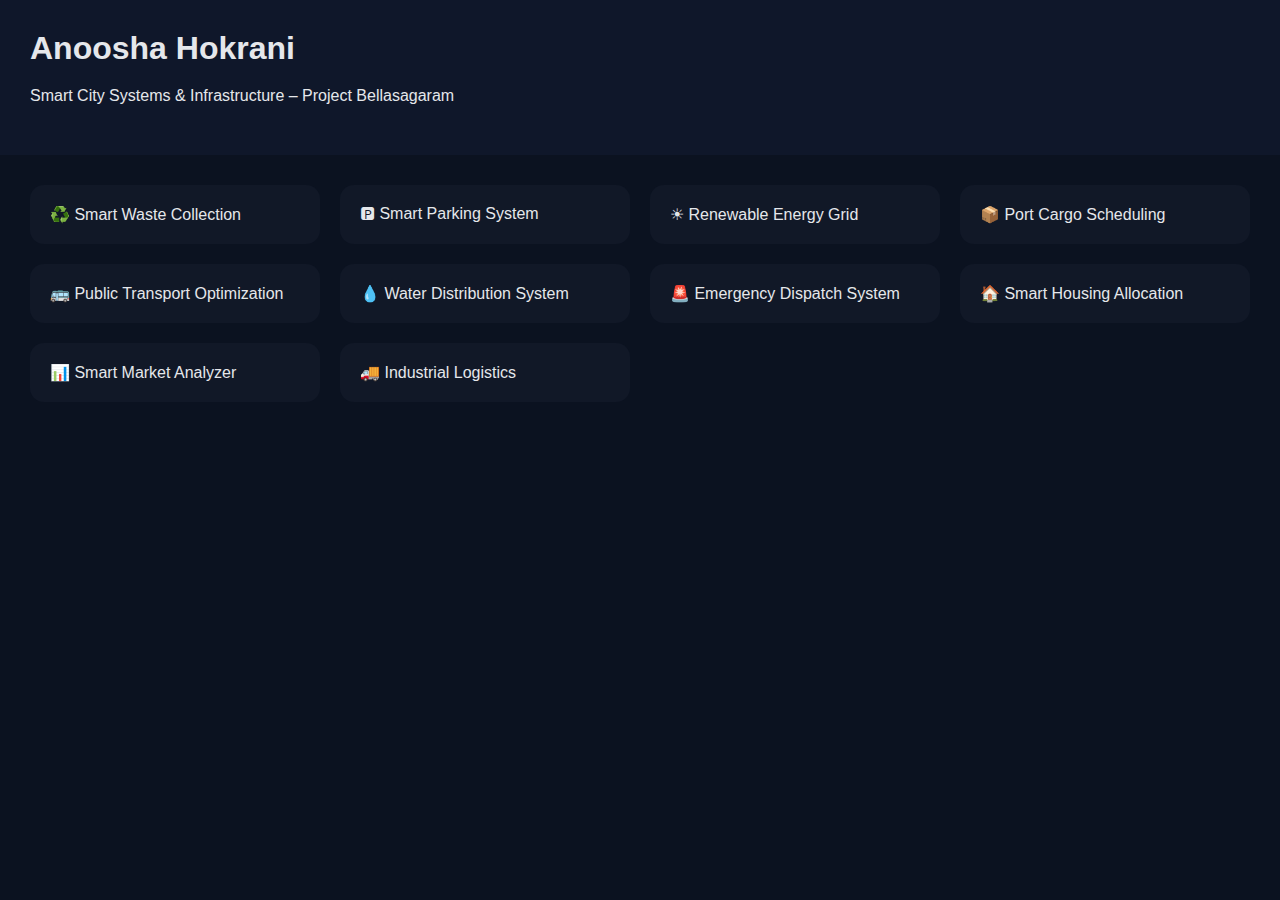
<file: index.html>
<!DOCTYPE html>
<html lang="en">
<head>
  <meta charset="UTF-8" />
  <title>Bellasagaram | Anoosha Hokrani</title>
  <style>
    body{margin:0;font-family:Segoe UI,Arial;background:#0b1220;color:#e5e7eb}
    header{padding:30px;background:#0f172a}
    h1{margin:0;font-size:32px}
    p{line-height:1.6}
    .grid{display:grid;grid-template-columns:repeat(auto-fit,minmax(280px,1fr));gap:20px;padding:30px}
    .card{background:#111827;border-radius:14px;padding:20px;cursor:pointer;transition:.3s}
    .card:hover{transform:scale(1.03);background:#1e293b}
    .card span{font-size:22px}
    .modal{position:fixed;inset:0;background:rgba(0,0,0,.75);display:none;align-items:center;justify-content:center}
    .modal-content{background:#020617;width:85%;max-height:85%;overflow:auto;border-radius:16px;padding:30px}
    .close{float:right;font-size:22px;cursor:pointer}
    button{background:#2563eb;border:none;color:white;padding:10px 16px;border-radius:8px;cursor:pointer;margin-top:10px}
    pre{background:#020617;padding:15px;border-radius:10px;overflow:auto;display:none;white-space:pre-wrap}
    h3{margin-top:25px}
  </style>
</head>
<body>
<header>
  <h1>Anoosha Hokrani</h1>
  <p>Smart City Systems & Infrastructure – Project Bellasagaram</p>
</header>

<div class="grid">
  <div class="card" onclick="openModal('waste')">♻️ Smart Waste Collection</div>
  <div class="card" onclick="openModal('parking')">🅿 Smart Parking System</div>
  <div class="card" onclick="openModal('energy')">☀ Renewable Energy Grid</div>
  <div class="card" onclick="openModal('cargo')">📦 Port Cargo Scheduling</div>
  <div class="card" onclick="openModal('transport')">🚌 Public Transport Optimization</div>
  <div class="card" onclick="openModal('water')">💧 Water Distribution System</div>
  <div class="card" onclick="openModal('emergency')">🚨 Emergency Dispatch System</div>
  <div class="card" onclick="openModal('housing')">🏠 Smart Housing Allocation</div>
  <div class="card" onclick="openModal('market')">📊 Smart Market Analyzer</div>
  <div class="card" onclick="openModal('logistics')">🚚 Industrial Logistics</div>
</div>

<div class="modal" id="modal">
  <div class="modal-content">
    <span class="close" onclick="closeModal()">✖</span>
    <h2 id="title"></h2>
    <div id="desc"></div>
    <button onclick="toggleCode()">View Algorithm Code</button>
    <pre id="code"></pre>
  </div>
</div>

<script>
const data={
  waste:{
    title:'Smart Waste Collection & Recycling Management',
    desc:`<h3>Problem Statement</h3>
    <p>Urban and marine waste collection is inefficient due to fixed routes, poor prioritization of hazardous waste, and lack of real-time recycling plant selection.</p>
    <h3>System Approach</h3>
    <p>The system registers waste sources using AVL Trees, prioritizes waste types via Max-Heaps, optimizes truck routes using Dijkstra/Bellman–Ford, and selects recycling plants with Min-Heaps.</p>
    <h3>Algorithms Used</h3>
    <p>AVL Tree, Max Heap, Min Heap, Dijkstra, Bellman–Ford, Merge Sort, KMP, Kruskal/Prim</p>`,
    code:`//#include <bits/stdc++.h>
using namespace std;

/* ===========================
**   CONFIG**
**   =========================== */**
const int MAX_NODES = 80;
const int MAX_REQUESTS = 1000;
const int MAX_TRUCKS = 80;
const int MAX_BOATS = 40;
const int MAX_FACTORIES = 80;
const int INF = 1000000000;

/* ===========================
**   ENUMS & NAMES**
**   =========================== */**
enum WasteType { W_HOUSEHOLD=0, W_COMMERCIAL=1, W_INDUSTRIAL=2, W_SEA_AQUATIC=3, W_HAZARDOUS=4 };
const char* WasteTypeName[] = {"Household","Commercial","Industrial","Sea/Aquatic","Hazardous"};

/* ===========================
**   DATA STRUCTS**
**   =========================== */**
struct Request {
**    int id;**
**    int node;           // location node**
**    WasteType type;**
**    int volume;         // liters**
**    int priority;       // computed priority (higher = more urgent)**
**    int timestamp;      // request creation time (simulated minutes)**
**    bool processed;**
**    bool assigned;      // assigned to vehicle**
**    int assignedVehicleId; // id of truck/boat**
};

struct VehicleCommon {
**    int id;**
**    int currentNode;**
**    int capacity;**
**    int load;           // liters loaded**
**    bool available;**
**    int speed;          // units (distance) per simulated minute**
**    int destNode;       // destination node if moving, -1 if idle**
**    int remainingDist;  // remaining distance units to destination**
**    int assignedRequestIdx; // index in requests array, or -1**
};

struct Truck {
**    VehicleCommon c;**
};

struct Boat {
**    VehicleCommon c;**
**    bool sea_enabled; // true for boats**
};

struct Factory {
**    int id;**
**    char name[64];**
**    int node;**
**    int capacityIn;**
**    int storedRaw;**
**    int producedUnits;**
**    bool handlesSea;**
};

struct RegistryItem {
**    int id;**
**    char name[64];**
**    int node;**
**    bool isFactory;**
};

/* ===========================
**   GLOBAL STORAGE (arrays)**
**   =========================== */**
Request requests[MAX_REQUESTS]; int requestsCount = 0;
int requestHeapArr[MAX_REQUESTS]; int requestHeapSize = 0; // max-heap indexes into requests[]

Truck trucks[MAX_TRUCKS]; int trucksCount = 0;
Boat boats[MAX_BOATS]; int boatsCount = 0;

Factory factories[MAX_FACTORIES]; int factoriesCount = 0;

/* Graph */
int nodesCount = 0;
int adjMat[MAX_NODES][MAX_NODES];

void initGraph(int n) {
**    nodesCount = n;**
**    for (int i=0;i<n;i++) for (int j=0;j<n;j++) adjMat[i][j] = (i==j?0:INF);**
}
void addEdge(int u,int v,int w) {
**    if (u<0||v<0||u>=nodesCount||v>=nodesCount) return;**
**    adjMat[u][v] = w; adjMat[v][u] = w;**
}

/* ===========================
**   AVL Registry (no vectors)**
**   =========================== */**
struct AVLNode {
**    RegistryItem it;**
**    AVLNode *left, *right;**
**    int height;**
**    AVLNode(const RegistryItem &x) { it = x; left = right = nullptr; height = 1; }**
};
AVLNode* registryRoot = nullptr;
int avlHeight(AVLNode* n) { return n ? n->height : 0; }
AVLNode* rightRotateAVL(AVLNode* y) {
**    AVLNode* x = y->left; AVLNode* T2 = x->right;**
**    x->right = y; y->left = T2;**
**    y->height = 1 + max(avlHeight(y->left), avlHeight(y->right));**
**    x->height = 1 + max(avlHeight(x->left), avlHeight(x->right));**
**    return x;**
}
AVLNode* leftRotateAVL(AVLNode* x) {
**    AVLNode* y = x->right; AVLNode* T2 = y->left;**
**    y->left = x; x->right = T2;**
**    x->height = 1 + max(avlHeight(x->left), avlHeight(x->right));**
**    y->height = 1 + max(avlHeight(y->left), avlHeight(y->right));**
**    return y;**
}
AVLNode* avlInsert(AVLNode* node, const RegistryItem &it) {
**    if (!node) return new AVLNode(it);**
**    if (it.id < node->it.id) node->left = avlInsert(node->left, it);**
**    else if (it.id > node->it.id) node->right = avlInsert(node->right, it);**
**    else return node;**
**    node->height = 1 + max(avlHeight(node->left), avlHeight(node->right));**
**    int balance = avlHeight(node->left) - avlHeight(node->right);**
**    if (balance > 1 && it.id < node->left->it.id) return rightRotateAVL(node);**
**    if (balance < -1 && it.id > node->right->it.id) return leftRotateAVL(node);**
**    if (balance > 1 && it.id > node->left->it.id) { node->left = leftRotateAVL(node->left); return rightRotateAVL(node); }**
**    if (balance < -1 && it.id < node->right->it.id) { node->right = rightRotateAVL(node->right); return leftRotateAVL(node); }**
**    return node;**
}
AVLNode* avlSearch(AVLNode* root, int id) {
**    if (!root) return nullptr;**
**    if (id == root->it.id) return root;**
**    if (id < root->it.id) return avlSearch(root->left, id);**
**    return avlSearch(root->right, id);**
}
void registerEntity(int id, const char* name, int node, bool isFactory) {
**    RegistryItem it; it.id = id; strncpy(it.name, name, sizeof(it.name)-1); it.name[sizeof(it.name)-1]=0; it.node = node; it.isFactory = isFactory;**
**    registryRoot = avlInsert(registryRoot, it);**
}

/* ===========================
**   MAX-HEAP: request priority queue (priority by priority, then earlier timestamp)**
**   computePriority includes hazardous strong bias**
**   =========================== */**
int computePriority(WasteType t, int volume, int timestamp, bool urgentFlag=false) {
**    int base = 0;**
**    if (t == W_HAZARDOUS) base += 200;**
**    else if (t == W_SEA_AQUATIC) base += 120;**
**    else if (t == W_INDUSTRIAL) base += 100;**
**    else if (t == W_COMMERCIAL) base += 60;**
**    else base += 30;**
**    int volScore = min(100, volume / 5);**
**    int urgency = urgentFlag ? 100 : 0;**
**    int timePenalty = timestamp/100; // older smaller timestamp => less penalty, but keep small impact**
**    return base + volScore + urgency - timePenalty;**
}
void requestHeapPush(int reqIdx) {
**    requestHeapArr[requestHeapSize] = reqIdx;**
**    int i = requestHeapSize++;**
**    while (i != 0) {**
**        int p = (i-1)/2;**
**        Request &cur = requests[ requestHeapArr[i] ];**
**        Request &par = requests[ requestHeapArr[p] ];**
**        if (cur.priority > par.priority || (cur.priority==par.priority && cur.timestamp < par.timestamp)) {**
**            int tmp = requestHeapArr[i]; requestHeapArr[i] = requestHeapArr[p]; requestHeapArr[p] = tmp;**
**            i = p;**
**        } else break;**
**    }**
}
int requestHeapPop() {
**    if (requestHeapSize == 0) return -1;**
**    int root = requestHeapArr[0];**
**    requestHeapArr[0] = requestHeapArr[--requestHeapSize];**
**    int i = 0;**
**    while (true) {**
**        int l = 2*i+1, r = 2*i+2, largest = i;**
**        if (l < requestHeapSize) {**
**            Request &L = requests[ requestHeapArr[l] ], &I = requests[ requestHeapArr[largest] ];**
**            if (L.priority > I.priority || (L.priority==I.priority && L.timestamp < I.timestamp)) largest = l;**
**        }**
**        if (r < requestHeapSize) {**
**            Request &R = requests[ requestHeapArr[r] ], &I = requests[ requestHeapArr[largest] ];**
**            if (R.priority > I.priority || (R.priority==I.priority && R.timestamp < I.timestamp)) largest = r;**
**        }**
**        if (largest != i) { int tmp = requestHeapArr[i]; requestHeapArr[i] = requestHeapArr[largest]; requestHeapArr[largest] = tmp; i = largest; }**
**        else break;**
**    }**
**    return root;**
}

/* ===========================
**   Add / load / save requests**
**   =========================== */**
void addRequest(int node, WasteType wt, int volume, int timestamp, bool urgent=false) {
**    if (requestsCount >= MAX_REQUESTS) { cout << "Request storage full\n"; return; }**
**    Request &r = requests[requestsCount];**
**    r.id = 100000 + requestsCount;**
**    r.node = node; r.type = wt; r.volume = volume; r.timestamp = timestamp;**
**    r.priority = computePriority(wt, volume, timestamp, urgent);**
**    r.processed = false; r.assigned = false; r.assignedVehicleId = -1;**
**    requestHeapPush(requestsCount);**
**    requestsCount++;**
}
void saveRequestsCSV(const char* fname) {
**    ofstream f(fname);**
**    if(!f) { cout<<"Failed to open "<<fname<<"\n"; return; }**
**    f<<"id,node,type,volume,priority,timestamp,processed\n";**
**    for (int i=0;i<requestsCount;i++) {**
**        f<<requests[i].id<<","<<requests[i].node<<","<<int(requests[i].type)<<","<<requests[i].volume<<","<<requests[i].priority<<","<<requests[i].timestamp<<","<<requests[i].processed<<"\n";**
**    }**
**    f.close(); cout<<"Requests saved to "<<fname<<"\n";**
}
void loadRequestsCSV(const char* fname) {
**    ifstream f(fname);**
**    if(!f) { cout<<"Failed to open "<<fname<<"\n"; return; }**
**    string line; getline(f,line); // header**
**    requestsCount = 0; requestHeapSize = 0;**
**    while(getline(f,line) && requestsCount < MAX_REQUESTS) {**
**        // parse CSV simple**
**        int id,node,type,volume,priority,timestamp,processed;**
**        char buf[512]; strncpy(buf,line.c_str(),511); buf[511]=0;**
**        // naive parse with sscanf**
**        if (sscanf(buf,"%d,%d,%d,%d,%d,%d,%d",&id,&node,&type,&volume,&priority,&timestamp,&processed) >= 7) {**
**            Request &r = requests[requestsCount];**
**            r.id = id; r.node = node; r.type = (WasteType)type; r.volume = volume; r.priority = priority; r.timestamp = timestamp; r.processed = processed; r.assigned=false; r.assignedVehicleId=-1;**
**            requestHeapPush(requestsCount);**
**            requestsCount++;**
**        }**
**    }**
**    f.close(); cout<<"Loaded "<<requestsCount<<" requests from "<<fname<<"\n";**
}

/* ===========================
**   Trucks & Boats management**
**   =========================== */**
void addTruck(int id, int startNode, int capacity, int speed) {
**    if (trucksCount >= MAX_TRUCKS) { cout<<"Truck capacity full\n"; return; }**
**    trucks[trucksCount].c.id = id; trucks[trucksCount].c.currentNode = startNode; trucks[trucksCount].c.capacity = capacity; trucks[trucksCount].c.load = 0; trucks[trucksCount].c.available = true; trucks[trucksCount].c.speed = speed; trucks[trucksCount].c.destNode = -1; trucks[trucksCount].c.remainingDist = 0; trucks[trucksCount].c.assignedRequestIdx = -1; trucksCount++;**
}
void addBoat(int id, int startNode, int capacity, int speed) {
**    if (boatsCount >= MAX_BOATS) { cout<<"Boat capacity full\n"; return; }**
**    boats[boatsCount].c.id = id; boats[boatsCount].c.currentNode = startNode; boats[boatsCount].c.capacity = capacity; boats[boatsCount].c.load = 0; boats[boatsCount].c.available = true; boats[boatsCount].c.speed = speed; boats[boatsCount].c.destNode = -1; boats[boatsCount].c.remainingDist = 0; boats[boatsCount].c.assignedRequestIdx = -1; boats[boatsCount].sea_enabled = true; boatsCount++;**
}
void saveVehiclesCSV(const char* fname) {
**    ofstream f(fname);**
**    if(!f) { cout<<"Failed to open "<<fname<<"\n"; return; }**
**    f<<"type,id,node,capacity,speed,available,load\n";**
**    for (int i=0;i<trucksCount;i++) f<<"truck,"<<trucks[i].c.id<<","<<trucks[i].c.currentNode<<","<<trucks[i].c.capacity<<","<<trucks[i].c.speed<<","<<trucks[i].c.available<<","<<trucks[i].c.load<<"\n";**
**    for (int i=0;i<boatsCount;i++) f<<"boat,"<<boats[i].c.id<<","<<boats[i].c.currentNode<<","<<boats[i].c.capacity<<","<<boats[i].c.speed<<","<<boats[i].c.available<<","<<boats[i].c.load<<"\n";**
**    f.close(); cout<<"Vehicles saved to "<<fname<<"\n";**
}
void loadVehiclesCSV(const char* fname) {
**    ifstream f(fname);**
**    if(!f) { cout<<"Failed to open "<<fname<<"\n"; return; }**
**    string line; getline(f,line);**
**    trucksCount = 0; boatsCount = 0;**
**    while(getline(f,line) && (trucksCount < MAX_TRUCKS || boatsCount < MAX_BOATS)) {**
**        char type[32]; int id,node,capacity,speed,available,load;**
**        char buf[512]; strncpy(buf,line.c_str(),511); buf[511]=0;**
**        if (sscanf(buf,"%31[^,],%d,%d,%d,%d,%d,%d",type,&id,&node,&capacity,&speed,&available,&load) >= 7) {**
**            if (strcmp(type,"truck")==0 && trucksCount < MAX_TRUCKS) {**
**                addTruck(id,node,capacity,speed); trucks[trucksCount-1].c.available = (available!=0); trucks[trucksCount-1].c.load = load;**
**            } else if (strcmp(type,"boat")==0 && boatsCount < MAX_BOATS) {**
**                addBoat(id,node,capacity,speed); boats[boatsCount-1].c.available = (available!=0); boats[boatsCount-1].c.load = load;**
**            }**
**        }**
**    }**
**    f.close();**
**    cout<<"Loaded trucks="<<trucksCount<<" boats="<<boatsCount<<" from "<<fname<<"\n";**
}

/* ===========================
**   Factories: add/save/load**
**   =========================== */**
void addFactoryEntry(int id, const char* name, int node, int capacityIn, bool handlesSea) {
**    if (factoriesCount >= MAX_FACTORIES) { cout<<"Factories full\n"; return; }**
**    Factory &f = factories[factoriesCount++];**
**    f.id = id; strncpy(f.name, name, sizeof(f.name)-1); f.name[sizeof(f.name)-1]=0; f.node = node; f.capacityIn = capacityIn; f.storedRaw = 0; f.producedUnits = 0; f.handlesSea = handlesSea;**
**    // register entity**
**    registerEntity(id, name, node, true);**
}
void saveFactoriesCSV(const char* fname) {
**    ofstream f(fname);**
**    if(!f) { cout<<"Failed to open "<<fname<<"\n"; return; }**
**    f<<"id,name,node,capacityIn,storedRaw,producedUnits,handlesSea\n";**
**    for (int i=0;i<factoriesCount;i++) {**
**        f<<factories[i].id<<","<<factories[i].name<<","<<factories[i].node<<","<<factories[i].capacityIn<<","<<factories[i].storedRaw<<","<<factories[i].producedUnits<<","<<factories[i].handlesSea<<"\n";**
**    }**
**    f.close(); cout<<"Factories saved to "<<fname<<"\n";**
}
void loadFactoriesCSV(const char* fname) {
**    ifstream f(fname);**
**    if(!f) { cout<<"Failed to open "<<fname<<"\n"; return; }**
**    string line; getline(f,line);**
**    factoriesCount = 0;**
**    while(getline(f,line) && factoriesCount < MAX_FACTORIES) {**
**        char buf[512]; strncpy(buf,line.c_str(),511); buf[511]=0;**
**        int id,node,capacityIn,storedRaw,producedUnits,handlesSea;**
**        char name[64];**
**        if (sscanf(buf,"%d,%63[^,],%d,%d,%d,%d,%d",&id,name,&node,&capacityIn,&storedRaw,&producedUnits,&handlesSea) >= 7) {**
**            addFactoryEntry(id,name,node,capacityIn,handlesSea!=0);**
**            factories[factoriesCount-1].storedRaw = storedRaw; factories[factoriesCount-1].producedUnits = producedUnits;**
**        }**
**    }**
**    f.close(); cout<<"Loaded "<<factoriesCount<<" factories from "<<fname<<"\n";**
}

/* ===========================
**   Dijkstra (array-based) returns parent & dist arrays**
**   =========================== */**
struct DRes { int dist[MAX_NODES]; int parent[MAX_NODES]; };
DRes dijkstraArray(int src) {
**    DRes R; bool used[MAX_NODES];**
**    for (int i=0;i<nodesCount;i++) { R.dist[i]=INF; R.parent[i]=-1; used[i]=false; }**
**    R.dist[src] = 0;**
**    for (int iter=0; iter<nodesCount; iter++) {**
**        int u=-1, best=INF;**
**        for (int i=0;i<nodesCount;i++) if (!used[i] && R.dist[i]<best) { best = R.dist[i]; u = i; }**
**        if (u==-1) break;**
**        used[u] = true;**
**        for (int v=0; v<nodesCount; v++) {**
**            if (adjMat[u][v] < INF && R.dist[u] + adjMat[u][v] < R.dist[v]) {**
**                R.dist[v] = R.dist[u] + adjMat[u][v];**
**                R.parent[v] = u;**
**            }**
**        }**
**    }**
**    return R;**
}
int computePathLenFromParent(int parent[], int target) {
**    int cur = target; int sum = 0;**
**    while (parent[cur] != -1) {**
**        int p = parent[cur];**
**        sum += adjMat[p][cur];**
**        cur = p;**
**    }**
**    return sum;**
}

/* ===========================
**   Dispatch: assign nearest suitable vehicle (truck or boat) based on waste type & availability**
**   time-accurate: assign destination and remainingDist; movement simulated by ticks**
**   =========================== */**
int findFactoryFor(WasteType wt, int volume) {
**    int best = -1; int bestFree = -1;**
**    for (int i=0;i<factoriesCount;i++) {**
**        if (wt == W_SEA_AQUATIC && !factories[i].handlesSea) continue;**
**        int freeCap = factories[i].capacityIn - factories[i].storedRaw;**
**        if (freeCap >= volume && freeCap > bestFree) { best = i; bestFree = freeCap; }**
**    }**
**    if (best == -1) {**
**        for (int i=0;i<factoriesCount;i++) {**
**            if (wt == W_SEA_AQUATIC && !factories[i].handlesSea) continue;**
**            int freeCap = factories[i].capacityIn - factories[i].storedRaw;**
**            if (freeCap > 0) { best = i; break; }**
**        }**
**    }**
**    return best;**
}
void dispatchTopRequest(int currentTime) {
**    if (requestHeapSize == 0) return;**
**    int reqIdx = requestHeapPop();**
**    if (reqIdx < 0) return;**
**    Request &rq = requests[reqIdx];**
**    if (rq.processed || rq.assigned) return;**
**    // choose vehicle type**
**    bool needBoat = (rq.type == W_SEA_AQUATIC);**
**    // First look for dedicated vehicle (truck/boat) nearest by Dijkstra distance**
**    int chosenVehicleType = -1; // 0=truck,1=boat**
**    int chosenIdx = -1;**
**    int chosenDist = INF;**
**    // trucks**
**    for (int t=0;t<trucksCount;t++) {**
**        if (!trucks[t].c.available) continue;**
**        if (trucks[t].c.capacity - trucks[t].c.load < rq.volume) continue;**
**        DRes dr = dijkstraArray(trucks[t].c.currentNode);**
**        if (dr.dist[rq.node] < chosenDist) { chosenDist = dr.dist[rq.node]; chosenVehicleType = 0; chosenIdx = t; }**
**    }**
**    // boats if needed or if no truck found and boats exist**
**    if (boatsCount > 0) {**
**        for (int b=0;b<boatsCount;b++) {**
**            if (!boats[b].c.available) continue;**
**            if (boats[b].c.capacity - boats[b].c.load < rq.volume) continue;**
**            DRes dr = dijkstraArray(boats[b].c.currentNode);**
**            // if request is sea and boat is closer, prefer boat**
**            if (dr.dist[rq.node] < chosenDist) { chosenDist = dr.dist[rq.node]; chosenVehicleType = 1; chosenIdx = b; }**
**        }**
**    }**
**    // If hazardous request, try to find any vehicle; hazard bias would have made priority high and it'll get chosen early**
**    if (chosenIdx == -1) {**
**        // no vehicle available now: requeue with slight time penalty (so others can be processed)**
**        rq.priority = max(0, rq.priority - 1);**
**        requestHeapPush(reqIdx);**
**        return;**
**    }**
**    // Determine factory**
**    int fIdx = findFactoryFor(rq.type, rq.volume);**
**    if (fIdx == -1) {**
**        // No factory; if hazardous, escalate (we can send to nearest allowed factory regardless of free capacity)**
**        int fallback = -1; int minDist = INF;**
**        for (int i=0;i<factoriesCount;i++) {**
**            if (rq.type==W_SEA_AQUATIC && !factories[i].handlesSea) continue;**
**            DRes dr = dijkstraArray(rq.node);**
**            if (dr.dist[factories[i].node] < minDist) { minDist = dr.dist[factories[i].node]; fallback = i; }**
**        }**
**        if (fallback != -1) fIdx = fallback;**
**        else {**
**            cout<<"[WARN] No factory available for request "<<rq.id<<". Marking as failed.\n";**
**            rq.processed = true;**
**            return;**
**        }**
**    }**
**    // Assign chosen vehicle: set destination to request node then to factory (we simulate multi-leg by setting destNode=request.node and storing assignedRequest)**
**    if (chosenVehicleType == 0) {**
**        Truck &tr = trucks[chosenIdx];**
**        tr.c.available = false;**
**        tr.c.assignedRequestIdx = reqIdx;**
**        // compute distance from truck.currentNode -> request.node**
**        DRes drTruckToReq = dijkstraArray(tr.c.currentNode);**
**        int distToReq = drTruckToReq.dist[rq.node];**
**        tr.c.destNode = rq.node;**
**        tr.c.remainingDist = (distToReq>=INF? INF: distToReq);**
**        // store assigned vehicle id into request**
**        rq.assigned = true; rq.assignedVehicleId = tr.c.id;**
**        cout<<"[ASSIGN] Truck "<<tr.c.id<<" assigned to Request "<<rq.id<<" (distToReq="<<distToReq<<") and will deliver to Factory "<<factories[fIdx].name<<"\n";**
**        // We will store factory index somewhere: for simplicity, we temporarily attach to requestsCount field? better store in processed flag mapping? We'll store assignedVehicleId and vehicle will know assignedRequestIdx, and on delivery we'll find factory by type+volume**
**        // Keep rq.processed false until delivered**
**    } else {**
**        Boat &bo = boats[chosenIdx];**
**        bo.c.available = false;**
**        bo.c.assignedRequestIdx = reqIdx;**
**        DRes drBoatToReq = dijkstraArray(bo.c.currentNode);**
**        int distToReq = drBoatToReq.dist[rq.node];**
**        bo.c.destNode = rq.node;**
**        bo.c.remainingDist = (distToReq>=INF? INF: distToReq);**
**        rq.assigned = true; rq.assignedVehicleId = bo.c.id;**
**        cout<<"[ASSIGN] Boat "<<bo.c.id<<" assigned to Request "<<rq.id<<" (distToReq="<<distToReq<<") and will deliver to Factory "<<factories[fIdx].name<<"\n";**
**    }**
}

/* ===========================
**   Movement simulation tick: move vehicles toward dest; when reach request node, load and send to factory**
**   We implement states:**
**   - vehicle.destNode == request.node : moving to pickup**
**   - when arrive, immediate compute factory and set destNode = factory.node and remainingDist accordingly**
**   - when arrive at factory, unload -> factory.storedRaw += volume; mark request.processed = true**
**   =========================== */**
void processTick(int currentTime) {
**    // trucks**
**    for (int t=0;t<trucksCount;t++) {**
**        Truck &tr = trucks[t];**
**        if (tr.c.destNode == -1) continue;**
**        if (tr.c.remainingDist <= 0) {**
**            // arrived at dest node**
**            int reqIdx = tr.c.assignedRequestIdx;**
**            if (reqIdx < 0 || reqIdx >= requestsCount) { tr.c.destNode = -1; tr.c.available = true; continue; }**
**            Request &rq = requests[reqIdx];**
**            if (!rq.assigned) { tr.c.destNode = -1; tr.c.available = true; tr.c.assignedRequestIdx = -1; continue; }**
**            // If at pickup point and not yet loaded**
**            if (!rq.processed && tr.c.currentNode == rq.node) {**
**                // load into truck**
**                if (tr.c.capacity - tr.c.load >= rq.volume) {**
**                    tr.c.load += rq.volume;**
**                    // set next destination = best factory**
**                    int fIdx = findFactoryFor(rq.type, rq.volume);**
**                    if (fIdx == -1) {**
**                        // no factory -> unload to temp depot (skip)**
**                        cout<<"[WARN] No factory when truck arrived for request "<<rq.id<<". Unloading at depot.\n";**
**                        tr.c.load -= rq.volume;**
**                        rq.processed = true;**
**                        tr.c.destNode = -1; tr.c.assignedRequestIdx = -1; tr.c.available = true;**
**                    } else {**
**                        // set path to factory**
**                        DRes dr = dijkstraArray(tr.c.currentNode);**
**                        int distToFactory = dr.dist[ factories[fIdx].node ];**
**                        tr.c.destNode = factories[fIdx].node;**
**                        tr.c.remainingDist = (distToFactory>=INF? INF: distToFactory);**
**                        // store selected factory id in assignedVehicleId? we will simply on arrival iterate best factory again and add**
**                        cout<<"[TRUCK] Truck "<<tr.c.id<<" loaded "<<rq.volume<<"L for Request "<<rq.id<<", heading to Factory "<<factories[fIdx].name<<" (dist="<<distToFactory<<")\n";**
**                    }**
**                } else {**
**                    // not enough capacity (shouldn't happen due to check earlier) -> requeue or partial load (skip)**
**                    cout<<"[WARN] Truck "<<tr.c.id<<" cannot load full volume for request "<<rq.id<<"\n";**
**                }**
**            } else if (!rq.processed && tr.c.currentNode == tr.c.destNode) {**
**                // arrived at factory (assuming destNode is factory)**
**                int fIdx = -1;**
**                // find factory at this node**
**                for (int i=0;i<factoriesCount;i++) if (factories[i].node == tr.c.currentNode) { fIdx = i; break; }**
**                if (fIdx == -1) {**
**                    // not factory node -> free vehicle**
**                    tr.c.destNode = -1; tr.c.available = true; tr.c.assignedRequestIdx = -1;**
**                } else {**
**                    // unload**
**                    // find request for this truck**
**                    if (rq.volume <= tr.c.load) {**
**                        factories[fIdx].storedRaw += rq.volume;**
**                        tr.c.load -= rq.volume;**
**                        rq.processed = true;**
**                        cout<<"[DELIVER] Truck "<<tr.c.id<<" delivered "<<rq.volume<<"L for Request "<<rq.id<<" to Factory "<<factories[fIdx].name<<"\n";**
**                        // free truck**
**                        tr.c.destNode = -1; tr.c.available = true; tr.c.assignedRequestIdx = -1;**
**                    } else {**
**                        // partial handling**
**                        factories[fIdx].storedRaw += tr.c.load;**
**                        rq.volume -= tr.c.load;**
**                        cout<<"[PARTIAL] Truck "<<tr.c.id<<" partially delivered to Factory "<<factories[fIdx].name<<" remaining for request "<<rq.id<<" = "<<rq.volume<<"\n";**
**                        tr.c.load = 0;**
**                        tr.c.destNode = -1; tr.c.available = true; tr.c.assignedRequestIdx = -1;**
**                        // requeue remaining (adjust priority)**
**                        rq.priority = max(0, rq.priority - 1);**
**                        requestHeapPush(reqIdx);**
**                    }**
**                }**
**            } else {**
**                // arrived at some node but conditions not matching - free vehicle**
**                tr.c.destNode = -1; tr.c.available = true; tr.c.assignedRequestIdx = -1;**
**            }**
**        } else {**
**            // move towards destination by speed units**
**            int move = tr.c.speed;**
**            tr.c.remainingDist -= move;**
**            // if remainingDist becomes <=0, set currentNode to destNode**
**            if (tr.c.remainingDist <= 0) tr.c.currentNode = tr.c.destNode;**
**            // else we don't update intermediate node (requires path step simulation)**
**        }**
**    }**
**    // boats: similar logic**
**    for (int b=0;b<boatsCount;b++) {**
**        Boat &bo = boats[b];**
**        if (bo.c.destNode == -1) continue;**
**        if (bo.c.remainingDist <= 0) {**
**            int reqIdx = bo.c.assignedRequestIdx;**
**            if (reqIdx < 0 || reqIdx >= requestsCount) { bo.c.destNode = -1; bo.c.available = true; continue; }**
**            Request &rq = requests[reqIdx];**
**            if (!rq.assigned) { bo.c.destNode = -1; bo.c.available = true; bo.c.assignedRequestIdx = -1; continue; }**
**            if (!rq.processed && bo.c.currentNode == rq.node) {**
**                if (bo.c.capacity - bo.c.load >= rq.volume) {**
**                    bo.c.load += rq.volume;**
**                    int fIdx = findFactoryFor(rq.type, rq.volume);**
**                    if (fIdx == -1) {**
**                        cout<<"[WARN] No factory when boat arrived for request "<<rq.id<<". Unloading at depot.\n";**
**                        bo.c.load -= rq.volume;**
**                        rq.processed = true;**
**                        bo.c.destNode = -1; bo.c.assignedRequestIdx = -1; bo.c.available = true;**
**                    } else {**
**                        DRes dr = dijkstraArray(bo.c.currentNode);**
**                        int distToFactory = dr.dist[ factories[fIdx].node ];**
**                        bo.c.destNode = factories[fIdx].node;**
**                        bo.c.remainingDist = (distToFactory>=INF? INF: distToFactory);**
**                        cout<<"[BOAT] Boat "<<bo.c.id<<" loaded "<<rq.volume<<"L for Request "<<rq.id<<", heading to Factory "<<factories[fIdx].name<<"\n";**
**                    }**
**                } else {**
**                    cout<<"[WARN] Boat "<<bo.c.id<<" cannot load full volume for request "<<rq.id<<"\n";**
**                }**
**            } else if (!rq.processed && bo.c.currentNode == bo.c.destNode) {**
**                int fIdx = -1;**
**                for (int i=0;i<factoriesCount;i++) if (factories[i].node == bo.c.currentNode) { fIdx = i; break; }**
**                if (fIdx == -1) { bo.c.destNode = -1; bo.c.available = true; bo.c.assignedRequestIdx = -1; }**
**                else {**
**                    if (rq.volume <= bo.c.load) {**
**                        factories[fIdx].storedRaw += rq.volume;**
**                        bo.c.load -= rq.volume;**
**                        rq.processed = true;**
**                        cout<<"[DELIVER] Boat "<<bo.c.id<<" delivered "<<rq.volume<<"L for Request "<<rq.id<<" to Factory "<<factories[fIdx].name<<"\n";**
**                        bo.c.destNode = -1; bo.c.available = true; bo.c.assignedRequestIdx = -1;**
**                    } else {**
**                        factories[fIdx].storedRaw += bo.c.load;**
**                        rq.volume -= bo.c.load;**
**                        cout<<"[PARTIAL] Boat "<<bo.c.id<<" partially delivered to Factory "<<factories[fIdx].name<<" remaining for request "<<rq.id<<" = "<<rq.volume<<"\n";**
**                        bo.c.load = 0;**
**                        bo.c.destNode = -1; bo.c.available = true; bo.c.assignedRequestIdx = -1;**
**                        rq.priority = max(0, rq.priority - 1);**
**                        requestHeapPush(reqIdx);**
**                    }**
**                }**
**            } else {**
**                bo.c.destNode = -1; bo.c.available = true; bo.c.assignedRequestIdx = -1;**
**            }**
**        } else {**
**            int move = bo.c.speed;**
**            bo.c.remainingDist -= move;**
**            if (bo.c.remainingDist <= 0) bo.c.currentNode = bo.c.destNode;**
**        }**
**    }**
}

/* ===========================
**   Factory processing: convert raw -> units**
**   =========================== */**
void processFactories() {
**    for (int i=0;i<factoriesCount;i++) {**
**        Factory &f = factories[i];**
**        if (f.storedRaw <= 0) continue;**
**        int units = f.storedRaw / 100; // 100L -> 1 unit**
**        if (units > 0) {**
**            f.producedUnits += units;**
**            f.storedRaw -= units * 100;**
**            cout<<"[FACTORY] "<<f.name<<" processed "<<units*100<<"L -> "<<units<<" units (total units="<<f.producedUnits<<")\n";**
**        }**
**    }**
}

/* ===========================
**   Merge sort factories by producedUnits descending for report**
**   =========================== */**
void mergeFactories(Factory arr[], int l, int m, int r) {
**    int n1 = m-l+1, n2 = r-m;**
**    Factory *L = new Factory[n1]; Factory *R = new Factory[n2];**
**    for (int i=0;i<n1;i++) L[i] = arr[l+i];**
**    for (int j=0;j<n2;j++) R[j] = arr[m+1+j];**
**    int i=0,j=0,k=l;**
**    while (i<n1 && j<n2) {**
**        if (L[i].producedUnits >= R[j].producedUnits) arr[k++] = L[i++]; else arr[k++] = R[j++];**
**    }**
**    while (i<n1) arr[k++] = L[i++];**
**    while (j<n2) arr[k++] = R[j++];**
**    delete[] L; delete[] R;**
}
void mergeSortFactoriesArr(Factory arr[], int l, int r) {
**    if (l<r) {**
**        int m = (l+r)/2;**
**        mergeSortFactoriesArr(arr,l,m); mergeSortFactoriesArr(arr,m+1,r); mergeFactories(arr,l,m,r);**
**    }**
}

/* ===========================
**   KMP substring search for names**
**   =========================== */**
void computeLPS(const char pat[], int M, int lps[]) {
**    int len=0; lps[0]=0; int i=1;**
**    while (i<M) {**
**        if (pat[i] == pat[len]) { len++; lps[i]=len; i++; }**
**        else { if (len) len=lps[len-1]; else { lps[i]=0; i++; } }**
**    }**
}
bool KMPsearch(const char text[], const char pat[]) {
**    int N = strlen(text), M = strlen(pat);**
**    if (M==0) return true;**
**    int *lps = new int[M];**
**    computeLPS(pat,M,lps);**
**    int i=0,j=0;**
**    while (i<N) {**
**        if (text[i] == pat[j]) { i++; j++; if (j==M) { delete[] lps; return true; } }**
**        else { if (j) j = lps[j-1]; else i++; }**
**    }**
**    delete[] lps; return false;**
}

/* ===========================
**   Persistence: save/load all major tables**
**   =========================== */**
void saveAll(const char* dir) {
**    char fname[256];**
**    snprintf(fname,sizeof(fname),"%s/requests.csv",dir); saveRequestsCSV(fname);**
**    snprintf(fname,sizeof(fname),"%s/vehicles.csv",dir); saveVehiclesCSV(fname);**
**    snprintf(fname,sizeof(fname),"%s/factories.csv",dir); saveFactoriesCSV(fname);**
**    cout<<"Saved all data to directory: "<<dir<<"\n";**
}
void loadAll(const char* dir) {
**    char fname[256];**
**    snprintf(fname,sizeof(fname),"%s/requests.csv",dir); loadRequestsCSV(fname);**
**    snprintf(fname,sizeof(fname),"%s/vehicles.csv",dir); loadVehiclesCSV(fname);**
**    snprintf(fname,sizeof(fname),"%s/factories.csv",dir); loadFactoriesCSV(fname);**
**    cout<<"Loaded all data from directory: "<<dir<<"\n";**
}

/* ===========================
**   Save/Load functions require forward declarations from above**
**   =========================== */**
void saveRequestsCSV(const char* fname);
void loadRequestsCSV(const char* fname);
void saveVehiclesCSV(const char* fname);
void loadVehiclesCSV(const char* fname);
void saveFactoriesCSV(const char* fname);
void loadFactoriesCSV(const char* fname);

/* ===========================
**   DEMO SETUP**
**   =========================== */**
void demoSetup() {
**    initGraph(20);**
**    // build sample map (nodes)**
**    addEdge(0,1,5); addEdge(0,2,7); addEdge(1,3,4); addEdge(2,4,6);**
**    addEdge(3,5,3); addEdge(4,6,2); addEdge(5,7,5); addEdge(6,8,4);**
**    addEdge(7,9,7); addEdge(9,10,3); addEdge(10,11,4); addEdge(11,12,6);**
**    // factories**
**    addFactoryEntry:**
**    // use addFactoryEntry wrapper (we already have addFactoryEntry earlier) -> but name conflict; implement simple here:**
**    addFactoryEntry(501,"RecycCo General",6,3000,false);**
**    addFactoryEntry(502,"MarineClean",9,4000,true);**
**    addFactoryEntry(503,"InduRecycle",4,2500,false);**
**    // register factories in AVL**
**    registerEntity(501,"RecycCo General",6,true);**
**    registerEntity(502,"MarineClean",9,true);**
**    registerEntity(503,"InduRecycle",4,true);**
**    // trucks and boats**
**    addTruck(201,0,1500,20);**
**    addTruck(202,2,1000,18);**
**    addBoat(301,9,2000,15);**
**    // sample household registrations**
**    registerEntity(1001,"House-A",3,false);**
**    registerEntity(1002,"Shop-B",2,false);**
}

/* ===========================
**   CLI helpers**
**   =========================== */**
void showMenu() {
**    cout<<"\n=== Smart Waste System Menu ===\n";**
**    cout<<"1) Add Request\n2) Add Truck\n3) Add Boat\n4) Add Factory\n5) Dispatch next request\n6) Run simulation ticks\n7) Process factories (run processing once)\n8) Show reports (factories)\n9) Save all CSVs\n10) Load all CSVs\n11) List pending requests\n12) List vehicles\n13) Exit\nChoose: ";**
}
void listPendingRequests() {
**    cout<<"Pending Requests (id,node,type,vol,priority,timestamp,processed):\n";**
**    for (int i=0;i<requestsCount;i++) {**
**        Request &r = requests[i];**
**        cout<<r.id<<","<<r.node<<","<<WasteTypeName[r.type]<<","<<r.volume<<","<<r.priority<<","<<r.timestamp<<","<<r.processed<<"\n";**
**    }**
}
void listVehicles() {
**    cout<<"Trucks:\n";**
**    for (int i=0;i<trucksCount;i++) {**
**        Truck &t = trucks[i];**
**        cout<<"Truck id="<<t.c.id<<" node="<<t.c.currentNode<<" cap="<<t.c.capacity<<" load="<<t.c.load<<" avail="<<t.c.available<<"\n";**
**    }**
**    cout<<"Boats:\n";**
**    for (int i=0;i<boatsCount;i++) {**
**        Boat &b = boats[i];**
**        cout<<"Boat id="<<b.c.id<<" node="<<b.c.currentNode<<" cap="<<b.c.capacity<<" load="<<b.c.load<<" avail="<<b.c.available<<"\n";**
**    }**
}
void showFactoryReport() {
**    if (factoriesCount == 0) { cout<<"No factories\n"; return; }**
**    Factory copyArr[MAX_FACTORIES];**
**    int fc = factoriesCount;**
**    for (int i=0;i<fc;i++) copyArr[i] = factories[i];**
**    mergeSortFactoriesArr(copyArr, 0, fc-1);**
**    cout<<"Factory Report (by units desc):\n";**
**    for (int i=0;i<fc;i++) cout<<copyArr[i].name<<" units="<<copyArr[i].producedUnits<<" storedRaw="<<copyArr[i].storedRaw<<"\n";**
}

/* ===========================
**   wrapper for addFactoryEntry (we forward declared earlier)**
**   =========================== */**
void addFactoryEntry(int id, const char* name, int node, int capacityIn, bool handlesSea) {
**    if (factoriesCount >= MAX_FACTORIES) { cout<<"No space\n"; return; }**
**    Factory &f = factories[factoriesCount++];**
**    f.id = id; strncpy(f.name, name, sizeof(f.name)-1); f.name[sizeof(f.name)-1]=0; f.node=node; f.capacityIn = capacityIn; f.storedRaw = 0; f.producedUnits = 0; f.handlesSea = handlesSea;**
}

/* ===========================
**   Main: menu loop**
**   =========================== */**
int main() {
**    ios::sync_with_stdio(false);**
**    cin.tie(nullptr);**

**    cout<<"=== Smart Waste Collection & Recycling Management (Expanded) ===\n";**
**    demoSetup(); // sample world preloaded**

**    int currentTime = 0;**
**    while (true) {**
**        showMenu();**
**        int choice; if (!(cin>>choice)) break;**
**        if (choice == 1) {**
**            int node, vol; int ttype;**
**            char urgentch;**
**            cout<<"Enter node, type (0=household,1=commercial,2=industrial,3=sea,4=hazardous), volume: ";**
**            cin>>node>>ttype>>vol;**
**            cout<<"Urgent? (y/n): "; cin>>urgentch;**
**            bool urgent = (urgentch=='y'||urgentch=='Y');**
**            addRequest(node, (WasteType)ttype, vol, currentTime, urgent);**
**            cout<<"Added request.\n";**
**        } else if (choice == 2) {**
**            int id,node,cap,speed;**
**            cout<<"Enter truck id, startNode, capacity, speed (units/min): "; cin>>id>>node>>cap>>speed;**
**            addTruck(id,node,cap,speed);**
**            cout<<"Truck added.\n";**
**        } else if (choice == 3) {**
**            int id,node,cap,speed;**
**            cout<<"Enter boat id, startNode, capacity, speed: "; cin>>id>>node>>cap>>speed;**
**            addBoat(id,node,cap,speed);**
**            cout<<"Boat added.\n";**
**        } else if (choice == 4) {**
**            int id,node,cap; char name[64]; int handlesSea;**
**            cout<<"Enter factory id, name (single token), node, capacityIn, handlesSea(0/1): ";**
**            cin>>id>>name>>node>>cap>>handlesSea;**
**            addFactoryEntry(id,name,node,cap,handlesSea!=0);**
**            registerEntity(id,name,node,true);**
**            cout<<"Factory added.\n";**
**        } else if (choice == 5) {**
**            // dispatch top request**
**            dispatchTopRequest(currentTime);**
**        } else if (choice == 6) {**
**            int ticks; cout<<"How many minutes to simulate? "; cin>>ticks;**
**            for (int i=0;i<ticks;i++) {**
**                // dispatch new requests opportunistically**
**                if (requestHeapSize > 0) dispatchTopRequest(currentTime);**
**                processTick(currentTime);**
**                processFactories();**
**                currentTime++;**
**            }**
**            cout<<"Simulated "<<ticks<<" minute(s). CurrentTime="<<currentTime<<"\n";**
**        } else if (choice == 7) {**
**            processFactories(); cout<<"Factories processed once.\n";**
**        } else if (choice == 8) {**
**            showFactoryReport();**
**        } else if (choice == 9) {**
**            char dir[128]; cout<<"Enter directory path (no trailing slash) to save CSV files: "; cin>>dir;**
**            saveAll(dir);**
**        } else if (choice == 10) {**
**            char dir[128]; cout<<"Enter directory path to load CSV files: "; cin>>dir;**
**            loadAll(dir);**
**        } else if (choice == 11) {**
**            listPendingRequests();**
**        } else if (choice == 12) {**
**            listVehicles();**
**        } else if (choice == 13) {**
**            cout<<"Exiting.\n"; break;**
**        } else {**
**            cout<<"Invalid choice.\n";**
**        }**
**    }**

**    return 0;**
}

/* ===========================
**   CSV helper implementations (declared above)**
**   =========================== */**

void saveRequestsCSV(const char* fname) {
**    ofstream f(fname);**
**    if(!f) { cout<<"Failed to open "<<fname<<"\n"; return; }**
**    f<<"id,node,type,volume,priority,timestamp,processed\n";**
**    for (int i=0;i<requestsCount;i++) {**
**        f<<requests[i].id<<","<<requests[i].node<<","<<int(requests[i].type)<<","<<requests[i].volume<<","<<requests[i].priority<<","<<requests[i].timestamp<<","<<requests[i].processed<<"\n";**
**    }**
**    f.close();**
}

void loadRequestsCSV(const char* fname) {
**    ifstream f(fname);**
**    if(!f) { cout<<"Failed to open "<<fname<<"\n"; return; }**
**    string line; getline(f,line); // header**
**    requestsCount = 0; requestHeapSize = 0;**
**    while(getline(f,line) && requestsCount < MAX_REQUESTS) {**
**        int id,node,type,volume,priority,timestamp,processed;**
**        char buf[512]; strncpy(buf,line.c_str(),511); buf[511]=0;**
**        if (sscanf(buf,"%d,%d,%d,%d,%d,%d,%d",&id,&node,&type,&volume,&priority,&timestamp,&processed) >= 7) {**
**            Request &r = requests[requestsCount];**
**            r.id = id; r.node = node; r.type = (WasteType)type; r.volume = volume; r.priority = priority; r.timestamp = timestamp; r.processed = processed; r.assigned=false; r.assignedVehicleId=-1;**
**            requestHeapPush(requestsCount);**
**            requestsCount++;**
**        }**
**    }**
**    f.close();**
}

void saveVehiclesCSV(const char* fname) {
**    ofstream f(fname);**
**    if(!f) { cout<<"Failed to open "<<fname<<"\n"; return; }**
**    f<<"type,id,node,capacity,speed,available,load\n";**
**    for (int i=0;i<trucksCount;i++) f<<"truck,"<<trucks[i].c.id<<","<<trucks[i].c.currentNode<<","<<trucks[i].c.capacity<<","<<trucks[i].c.speed<<","<<trucks[i].c.available<<","<<trucks[i].c.load<<"\n";**
**    for (int i=0;i<boatsCount;i++) f<<"boat,"<<boats[i].c.id<<","<<boats[i].c.currentNode<<","<<boats[i].c.capacity<<","<<boats[i].c.speed<<","<<boats[i].c.available<<","<<boats[i].c.load<<"\n";**
**    f.close();**
}

void loadVehiclesCSV(const char* fname) {
**    ifstream f(fname);**
**    if(!f) { cout<<"Failed to open "<<fname<<"\n"; return; }**
**    string line; getline(f,line);**
**    trucksCount = 0; boatsCount = 0;**
**    while(getline(f,line) && (trucksCount < MAX_TRUCKS || boatsCount < MAX_BOATS)) {**
**        char type[32]; int id,node,capacity,speed,available,load;**
**        char buf[512]; strncpy(buf,line.c_str(),511); buf[511]=0;**
**        if (sscanf(buf,"%31[^,],%d,%d,%d,%d,%d,%d",type,&id,&node,&capacity,&speed,&available,&load) >= 7) {**
**            if (strcmp(type,"truck")==0 && trucksCount < MAX_TRUCKS) {**
**                addTruck(id,node,capacity,speed); trucks[trucksCount-1].c.available = (available!=0); trucks[trucksCount-1].c.load = load;**
**            } else if (strcmp(type,"boat")==0 && boatsCount < MAX_BOATS) {**
**                addBoat(id,node,capacity,speed); boats[boatsCount-1].c.available = (available!=0); boats[boatsCount-1].c.load = load;**
**            }**
**        }**
**    }**
**    f.close();**
}

void saveFactoriesCSV(const char* fname) {
**    ofstream f(fname);**
**    if(!f) { cout<<"Failed to open "<<fname<<"\n"; return; }**
**    f<<"id,name,node,capacityIn,storedRaw,producedUnits,handlesSea\n";**
**    for (int i=0;i<factoriesCount;i++) {**
**        f<<factories[i].id<<","<<factories[i].name<<","<<factories[i].node<<","<<factories[i].capacityIn<<","<<factories[i].storedRaw<<","<<factories[i].producedUnits<<","<<factories[i].handlesSea<<"\n";**
**    }**
**    f.close();**
}

void loadFactoriesCSV(const char* fname) {
**    ifstream f(fname);**
**    if(!f) { cout<<"Failed to open "<<fname<<"\n"; return; }**
**    string line; getline(f,line);**
**    factoriesCount = 0;**
**    while(getline(f,line) && factoriesCount < MAX_FACTORIES) {**
**        char buf[512]; strncpy(buf,line.c_str(),511); buf[511]=0;**
**        int id,node,capacityIn,storedRaw,producedUnits,handlesSea;**
**        char name[64];**
**        if (sscanf(buf,"%d,%63[^,],%d,%d,%d,%d,%d",&id,name,&node,&capacityIn,&storedRaw,&producedUnits,&handlesSea) >= 7) {**
**            addFactoryEntry(id,name,node,capacityIn,handlesSea!=0);**
**            factories[factoriesCount-1].storedRaw = storedRaw; factories[factoriesCount-1].producedUnits = producedUnits;**
**        }**
**    }**
**    f.close();**
}
`
  },
  parking:{
    title:'Smart Parking System for Commercial & Entertainment Zones',
    desc:`<h3>Problem Statement</h3>
    <p>Parking congestion around malls and theatres leads to traffic jams, wasted fuel, and poor user experience.</p>
    <h3>System Approach</h3>
    <p>Parking slots are stored in AVL Trees, VIP/EV vehicles are prioritized using Max-Heaps, and Dijkstra finds the nearest available slot.</p>
    <h3>Algorithms Used</h3>
    <p>AVL Tree, Max Heap, Dijkstra, Merge Sort</p>`,
    code:`#include <bits/stdc++.h>
using namespace std;
const int MAX_SLOTS=200, MAX_CARS=300, MAX_NODES=50, INF=1000000000;

// ----------------- Parking Slot & AVL Tree -----------------
struct ParkingSlot{
    **\*\*int id, zone; bool occupied; bool vip; bool ev; bool coldchain;\*\*

    \*\*int reservedFor; // -1 if free\*\*

    \*\*int sensor; // 1 if sensor detects blockage/occupied\*\*

    \*\*int timeIn; // time in hours\*\***



};

struct AVLNode{
    **\*\*ParkingSlot slot;\*\*

    \*\*AVLNode \\\*left,\\\*right;\*\*

    \*\*int height;\*\*

    \*\*AVLNode(ParkingSlot s): slot(s), left(NULL), right(NULL), height(1){}\*\***



};

int avlHeight(AVLNode* n){ return n?n->height:0;}
int avlBalance(AVLNode* n){ return n?avlHeight(n->left)-avlHeight(n->right):0;}
AVLNode* rightRotate(AVLNode* y){ AVLNode* x=y->left; AVLNode* T2=x->right; x->right=y; y->left=T2; y->height=1+max(avlHeight(y->left),avlHeight(y->right)); x->height=1+max(avlHeight(x->left),avlHeight(x->right)); return x;}
AVLNode* leftRotate(AVLNode* x){ AVLNode* y=x->right; AVLNode* T2=y->left; y->left=x; x->right=T2; x->height=1+max(avlHeight(x->left),avlHeight(x->right)); y->height=1+max(avlHeight(y->left),avlHeight(y->right)); return y;}
AVLNode* avlInsert(AVLNode* node, ParkingSlot s){
    **\*\*if(!node) return new AVLNode(s);\*\*

    \*\*if(s.id<node->slot.id) node->left=avlInsert(node->left,s);\*\*

    \*\*else if(s.id>node->slot.id) node->right=avlInsert(node->right,s);\*\*

    \*\*else return node;\*\*

    \*\*node->height=1+max(avlHeight(node->left),avlHeight(node->right));\*\*

    \*\*int balance=avlBalance(node);\*\*

    \*\*if(balance>1 \\\&\\\& s.id<node->left->slot.id) return rightRotate(node);\*\*

    \*\*if(balance<-1 \\\&\\\& s.id>node->right->slot.id) return leftRotate(node);\*\*

    \*\*if(balance>1 \\\&\\\& s.id>node->left->slot.id){ node->left=leftRotate(node->left); return rightRotate(node);}\*\*

    \*\*if(balance<-1 \\\&\\\& s.id<node->right->slot.id){ node->right=rightRotate(node->right); return leftRotate(node);}\*\*

    \*\*return node;\*\***



}
AVLNode* avlSearch(AVLNode* root,int id){ if(!root) return NULL; if(id==root->slot.id) return root; if(id<root->slot.id) return avlSearch(root->left,id); return avlSearch(root->right,id);}
void avlInorder(AVLNode* root){
    **\*\*if(!root) return;\*\*

    \*\*avlInorder(root->left);\*\*

    \*\*cout<<"Slot "<<root->slot.id<<" Zone "<<root->slot.zone<<" Occ "<<root->slot.occupied<<" VIP "<<root->slot.vip<<" EV "<<root->slot.ev<<" Cold "<<root->slot.coldchain<<" Sensor "<<root->slot.sensor<<"\\\\n";\*\*

    \*\*avlInorder(root->right);\*\***



}

// ----------------- Max Heap for VIP / Special Queue -----------------
struct Car{ int id; bool vip,ev,coldchain; int zonePref; int timeIn; };
Car cars[MAX_CARS]; int carsCount=0;
int vipHeap[MAX_CARS], vipHeapSize=0;

void vipPush(int idx){
    **\*\*vipHeap\\\[vipHeapSize]=idx; int i=vipHeapSize++;\*\*

    \*\*while(i!=0){\*\*

        \*\*int p=(i-1)/2;\*\*

        \*\*if(cars\\\[vipHeap\\\[i]].vip \\\&\\\& !cars\\\[vipHeap\\\[p]].vip){ swap(vipHeap\\\[i],vipHeap\\\[p]); i=p;}\*\*

        \*\*else break;\*\*

    \*\*}\*\***



}
int vipPop(){
    **\*\*if(vipHeapSize==0) return -1;\*\*

    \*\*int root=vipHeap\\\[0]; vipHeap\\\[0]=vipHeap\\\[--vipHeapSize];\*\*

    \*\*int i=0;\*\*

    \*\*while(true){\*\*

        \*\*int l=2\\\*i+1,r=2\\\*i+2,largest=i;\*\*

        \*\*if(l<vipHeapSize \\\&\\\& cars\\\[vipHeap\\\[l]].vip \\\&\\\& !cars\\\[vipHeap\\\[largest]].vip) largest=l;\*\*

        \*\*if(r<vipHeapSize \\\&\\\& cars\\\[vipHeap\\\[r]].vip \\\&\\\& !cars\\\[vipHeap\\\[largest]].vip) largest=r;\*\*

        \*\*if(largest!=i){ swap(vipHeap\\\[i],vipHeap\\\[largest]); i=largest;}\*\*

        \*\*else break;\*\*

    \*\*}\*\*

    \*\*return root;\*\***



}

// ----------------- Parking Graph + Dijkstra -----------------
int adj[MAX_NODES][MAX_NODES]; int nodesCount=0;
void initGraph(int n){ nodesCount=n; for(int i=0;i<n;i++) for(int j=0;j<n;j++) adj[i][j]=(i==j?0:INF);}
void addEdge(int u,int v,int w){ adj[u][v]=w; adj[v][u]=w;}
struct DRes{ int dist[MAX_NODES]; int parent[MAX_NODES]; };
DRes dijkstra(int src){
    **\*\*DRes R; bool used\\\[MAX\\\_NODES]; for(int i=0;i<nodesCount;i++){ R.dist\\\[i]=INF; R.parent\\\[i]=-1; used\\\[i]=false;}\*\*

    \*\*R.dist\\\[src]=0;\*\*

    \*\*for(int iter=0;iter<nodesCount;iter++){\*\*

        \*\*int u=-1,best=INF;\*\*

        \*\*for(int i=0;i<nodesCount;i++) if(!used\\\[i] \\\&\\\& R.dist\\\[i]<best){ best=R.dist\\\[i]; u=i;}\*\*

        \*\*if(u==-1) break;\*\*

        \*\*used\\\[u]=true;\*\*

        \*\*for(int v=0;v<nodesCount;v++) if(adj\\\[u]\\\[v]<INF \\\&\\\& R.dist\\\[u]+adj\\\[u]\\\[v]<R.dist\\\[v]){\*\*

            \*\*R.dist\\\[v]=R.dist\\\[u]+adj\\\[u]\\\[v]; R.parent\\\[v]=u;\*\*

        \*\*}\*\*

    \*\*}\*\*

    \*\*return R;\*\***



}

// ----------------- Merge Sort for Reports -----------------
struct Report{ int slotID; int occupancy; int revenue; };
Report reports[MAX_SLOTS]; int reportSize=0;
void mergeReport(int l,int m,int r){
    **\*\*int n1=m-l+1,n2=r-m; Report \\\*L=new Report\\\[n1]; Report \\\*R=new Report\\\[n2];\*\*

    \*\*for(int i=0;i<n1;i++) L\\\[i]=reports\\\[l+i]; for(int j=0;j<n2;j++) R\\\[j]=reports\\\[m+1+j];\*\*

    \*\*int i=0,j=0,k=l;\*\*

    \*\*while(i<n1 \\\&\\\& j<n2){ if(L\\\[i].occupancy>=R\\\[j].occupancy) reports\\\[k++]=L\\\[i++]; else reports\\\[k++]=R\\\[j++];}\*\*

    \*\*while(i<n1) reports\\\[k++]=L\\\[i++]; while(j<n2) reports\\\[k++]=R\\\[j++]; delete\\\[] L; delete\\\[] R;\*\***



}
void mergeSortReport(int l,int r){ if(l<r){ int m=(l+r)/2; mergeSortReport(l,m); mergeSortReport(m+1,r); mergeReport(l,m,r);}}

// ----------------- Simulation -----------------
AVLNode* parkingRoot=NULL;
void addSlot(int id,int zone,bool vip=false,bool ev=false,bool cold=false){ ParkingSlot s={id,zone,false,vip,ev,cold,-1,0,0}; parkingRoot=avlInsert(parkingRoot,s);}
void addCar(int id,bool vip,bool ev,bool cold,int zonePref,int timeIn){ cars[carsCount]={id,vip,ev,cold,zonePref,timeIn}; vipPush(carsCount); carsCount++; }

void simulateParking(){
    **\*\*cout<<"-- Parking Slots --\\\\n"; avlInorder(parkingRoot);\*\*

    \*\*cout<<"\\\\n-- Dispatching Cars (VIP priority first) --\\\\n";\*\*

    \*\*int idx=vipPop();\*\*

    \*\*while(idx!=-1){\*\*

        \*\*Car \\\&c=cars\\\[idx];\*\*

        \*\*cout<<"Car "<<c.id<<" VIP "<<c.vip<<" EV "<<c.ev<<" Cold "<<c.coldchain<<" looking for slot in zone "<<c.zonePref<<"\\\\n";\*\*

        \*\*AVLNode\\\* slot=NULL; queue<AVLNode\\\*> q; if(parkingRoot) q.push(parkingRoot);\*\*

        \*\*while(!q.empty()){\*\*

            \*\*AVLNode\\\* n=q.front(); q.pop();\*\*

            \*\*if(!n->slot.occupied \\\&\\\& n->slot.zone==c.zonePref \\\&\\\& n->slot.sensor==0 \\\&\\\&\*\* 

               \*\*(!c.ev || n->slot.ev) \\\&\\\& (!c.coldchain || n->slot.coldchain)){ slot=n; break;}\*\*

            \*\*if(n->left) q.push(n->left); if(n->right) q.push(n->right);\*\*

        \*\*}\*\*

        \*\*if(slot){ slot->slot.occupied=true; slot->slot.reservedFor=c.id; slot->slot.timeIn=c.timeIn; cout<<"Assigned Slot "<<slot->slot.id<<"\\\\n";\*\*

            \*\*reports\\\[reportSize++]={slot->slot.id,1, c.timeIn\\\*10};}\*\*

        \*\*else cout<<"No slot available for Car "<<c.id<<"\\\\n";\*\*

        \*\*idx=vipPop();\*\*

    \*\*}\*\*

    \*\*mergeSortReport(0,reportSize-1);\*\*

    \*\*cout<<"\\\\n-- Parking Report --\\\\n";\*\*

    \*\*for(int i=0;i<reportSize;i++) cout<<"Slot "<<reports\\\[i].slotID<<" Occ "<<reports\\\[i].occupancy<<" Revenue $"<<reports\\\[i].revenue<<"\\\\n";\*\***



}

int main(){
    **\*\*cout<<"=== Real-Time Smart Parking System ===\\\\n";\*\*

    \*\*addSlot(1,1,true,true,false); addSlot(2,1,false,false,false); addSlot(3,2,false,false,true); addSlot(4,2,true,false,false);\*\*

    \*\*addSlot(5,3,false,true,false);\*\*

    \*\*addCar(101,true,true,false,1,2); addCar(102,false,false,true,2,1); addCar(103,true,false,true,3,3);\*\*

    \*\*addCar(104,false,false,false,1,1);\*\*

    \*\*simulateParking();\*\*

    \*\*return 0;\*\***



}

`
  },
  energy:{
    title:'Renewable Energy Grid Management (Solar + Wind)',
    desc:`<h3>Problem Statement</h3>
    <p>Renewable energy sources are intermittent, causing instability in urban power supply.</p>
    <h3>System Approach</h3>
    <p>Max-Heaps select highest-producing plants, Min-Heaps detect underperforming units, and Dijkstra routes power with minimal loss.</p>
    <h3>Algorithms Used</h3>
    <p>Max Heap, Min Heap, Dijkstra, Bellman–Ford, Merge Sort, AVL Tree</p>`,
    code:`#include <iostream>
#include <climits>
#include <cstring>
using namespace std;

/*************************************************************
** * 1. AVL TREE FOR SOLAR + WIND PLANT REGISTRY**
** *************************************************************/**
class Plant {
public:
**    char name[30];**
**    int capacity;     // kW**
**    Plant *left, *right;**
**    int height;**

**    Plant(const char* n, int c) {**
**        strcpy(name, n);**
**        capacity = c;**
**        left = right = NULL;**
**        height = 1;**
**    }**
};

int height(Plant* n) {
**    return n ? n->height : 0;**
}

int balanceFactor(Plant* n) {
**    return n ? height(n->left) - height(n->right) : 0;**
}

Plant* rightRotate(Plant* y) {
**    Plant* x = y->left;**
**    Plant* T = x->right;**

**    x->right = y;**
**    y->left = T;**

**    y->height = max(height(y->left), height(y->right)) + 1;**
**    x->height = max(height(x->left), height(x->right)) + 1;**

**    return x;**
}

Plant* leftRotate(Plant* x) {
**    Plant* y = x->right;**
**    Plant* T = y->left;**

**    y->left = x;**
**    x->right = T;**

**    x->height = max(height(x->left), height(x->right)) + 1;**
**    y->height = max(height(y->left), height(y->right)) + 1;**

**    return y;**
}

Plant* insertPlant(Plant* node, const char* name, int cap) {
**    if (!node)**
**        return new Plant(name, cap);**

**    if (strcmp(name, node->name) < 0)**
**        node->left = insertPlant(node->left, name, cap);**
**    else**
**        node->right = insertPlant(node->right, name, cap);**

**    node->height = max(height(node->left), height(node->right)) + 1;**

**    int bf = balanceFactor(node);**

**    if (bf > 1 && strcmp(name, node->left->name) < 0)**
**        return rightRotate(node);**

**    if (bf < -1 && strcmp(name, node->right->name) > 0)**
**        return leftRotate(node);**

**    if (bf > 1 && strcmp(name, node->left->name) > 0) {**
**        node->left = leftRotate(node->left);**
**        return rightRotate(node);**
**    }**

**    if (bf < -1 && strcmp(name, node->right->name) < 0) {**
**        node->right = rightRotate(node->right);**
**        return leftRotate(node);**
**    }**

**    return node;**
}

void inorder(Plant* root) {
**    if (!root) return;**
**    inorder(root->left);**
**    cout << root->name << " (" << root->capacity << " kW)\n";**
**    inorder(root->right);**
}


/*************************************************************
** * 2. MAX HEAP FOR PRIORITY (HIGHEST POWER PRODUCING PLANT)**
** *************************************************************/**
class MaxHeap {
public:
**    int arr[50];**
**    int size;**

**    MaxHeap() { size = 0; }**

**    void insert(int power) {**
**        arr[++size] = power;**
**        int i = size;**

**        while (i > 1 && arr[i/2] < arr[i]) {**
**            int t = arr[i];**
**            arr[i] = arr[i/2];**
**            arr[i/2] = t;**
**            i /= 2;**
**        }**
**    }**

**    int extractMax() {**
**        if (size == 0) return -1;**

**        int maxVal = arr[1];**
**        arr[1] = arr[size--];**

**        int i = 1;**
**        while (true) {**
**            int l = 2*i, r = 2*i+1, largest = i;**

**            if (l <= size && arr[l] > arr[largest]) largest = l;**
**            if (r <= size && arr[r] > arr[largest]) largest = r;**

**            if (largest != i) {**
**                int t = arr[i];**
**                arr[i] = arr[largest];**
**                arr[largest] = t;**
**                i = largest;**
**            } else break;**
**        }**
**        return maxVal;**
**    }**
};


/*************************************************************
** * 3. MIN HEAP (LOW PRODUCTION DETECTOR)**
** *************************************************************/**
class MinHeap {
public:
**    int arr[50];**
**    int size;**

**    MinHeap() { size = 0; }**

**    void insert(int val) {**
**        arr[++size] = val;**
**        int i = size;**

**        while (i > 1 && arr[i/2] > arr[i]) {**
**            int t = arr[i];**
**            arr[i] = arr[i/2];**
**            arr[i/2] = t;**
**            i /= 2;**
**        }**
**    }**

**    int extractMin() {**
**        if (size == 0) return -1;**
**        int minVal = arr[1];**
**        arr[1] = arr[size--];**

**        int i = 1;**
**        while (true) {**
**            int l = 2*i, r = 2*i+1, smallest = i;**

**            if (l <= size && arr[l] < arr[smallest]) smallest = l;**
**            if (r <= size && arr[r] < arr[smallest]) smallest = r;**

**            if (smallest != i) {**
**                int t = arr[i];**
**                arr[i] = arr[smallest];**
**                arr[smallest] = t;**
**                i = smallest;**
**            } else break;**
**        }**
**        return minVal;**
**    }**
};


/*************************************************************
** * 4. MERGE SORT (SORT DAILY PRODUCTION)**
** *************************************************************/**
void merge(int arr[], int l, int m, int r) {
**    int n1 = m-l+1;**
**    int n2 = r-m;**

**    int L[20], R[20];**

**    for (int i=0;i<n1;i++) L[i] = arr[l+i];**
**    for (int j=0;j<n2;j++) R[j] = arr[m+1+j];**

**    int i=0,j=0,k=l;**

**    while(i<n1 && j<n2) {**
**        if (L[i] <= R[j]) arr[k++] = L[i++];**
**        else arr[k++] = R[j++];**
**    }**

**    while(i<n1) arr[k++] = L[i++];**
**    while(j<n2) arr[k++] = R[j++];**
}

void mergeSort(int arr[], int l, int r) {
**    if (l < r) {**
**        int m = (l+r)/2;**
**        mergeSort(arr, l, m);**
**        mergeSort(arr, m+1, r);**
**        merge(arr, l, m, r);**
**    }**
}


/*************************************************************
** * 5. DIJKSTRA (NO VECTORS, ARRAY-BASED) FOR LOAD BALANCING**
** *************************************************************/**
int minDist(int dist[], bool used[], int n) {
**    int minv = INT_MAX, idx = -1;**
**    for (int i=0;i<n;i++)**
**        if (!used[i] && dist[i] < minv) {**
**            minv = dist[i];**
**            idx = i;**
**        }**
**    return idx;**
}

void dijkstra(int graph[10][10], int src, int n) {
**    int dist[10];**
**    bool used[10];**

**    for (int i=0;i<n;i++) {**
**        dist[i] = INT_MAX;**
**        used[i] = false;**
**    }**

**    dist[src] = 0;**

**    for (int c=0;c<n-1;c++) {**
**        int u = minDist(dist, used, n);**
**        used[u] = true;**

**        for (int v=0; v<n; v++) {**
**            if (!used[v] && graph[u][v] != INT_MAX &&**
**                dist[u] + graph[u][v] < dist[v])**
**            {**
**                dist[v] = dist[u] + graph[u][v];**
**            }**
**        }**
**    }**

**    cout << "\nShortest Power Transmission Cost from Plant:\n";**
**    for (int i=0;i<n;i++)**
**        cout << "City block " << i << " = " << dist[i] << endl;**
}


/*************************************************************
** * MAIN PROGRAM**
** *************************************************************/**
int main() {

**    cout << "\n==== Bellapuram Renewable Energy Grid Management ====\n";**

**    /*************** AVL Plant Registry ***************/**
**    Plant* root = NULL;**
**    root = insertPlant(root, "SolarPlantA", 120);**
**    root = insertPlant(root, "WindFarmB", 90);**
**    root = insertPlant(root, "SolarPlantC", 150);**

**    cout << "\n--- Registered Power Plants (AVL Inorder) ---\n";**
**    inorder(root);**


**    /*************** Max Heap – Highest Producer ***************/**
**    MaxHeap maxH;**
**    maxH.insert(120);**
**    maxH.insert(90);**
**    maxH.insert(150);**

**    cout << "\nHighest producing plant (kW): " << maxH.extractMax() << endl;**


**    /*************** Min Heap – Low Production Detector ***************/**
**    MinHeap minH;**
**    minH.insert(10);   // failure**
**    minH.insert(25);**
**    minH.insert(18);**

**    cout << "Lowest production detected (kW): " << minH.extractMin() << endl;**


**    /*************** Merge Sort – Sort Day Production ***************/**
**    int prod[6] = {50, 120, 80, 60, 140, 30};**
**    mergeSort(prod, 0, 5);**

**    cout << "\nSorted Daily Production (kW): ";**
**    for (int i=0;i<6;i++) cout << prod[i] << " ";**


**    /*************** Dijkstra – Load Distribution ***************/**
**    int graph[10][10] = {**
**        {0,4,INT_MAX,2,INT_MAX},**
**        {4,0,3,INT_MAX,INT_MAX},**
**        {INT_MAX,3,0,5,6},**
**        {2,INT_MAX,5,0,4},**
**        {INT_MAX,INT_MAX,6,4,0}**
**    };**

**    cout << "\n";**
**    dijkstra(graph, 0, 5);**


**    return 0;**
}
`
  },
  cargo:{
    title:'Port Cargo Scheduling & Container Allocation',
    desc:`<h3>Problem Statement</h3>
    <p>Ports suffer delays due to inefficient container placement and berth scheduling.</p>
    <h3>System Approach</h3>
    <p>Containers are prioritized using Heaps, routes are optimized using graph algorithms, and scheduling minimizes turnaround time.</p>
    <h3>Algorithms Used</h3>
    <p>Heap, Dijkstra, Bellman–Ford, Kruskal</p>`,
    code:`#include <iostream>
#include <string>
#include <climits>
#include <algorithm>
using namespace std;

const int NODES = 5;
const int INF = 1000000000; // large

///////////////////////////
// === MAX HEAP (custom) ===
///////////////////////////
class MaxHeap {
**    int *arr;**
**    int capacity;**
**    int size;**
public:
**    MaxHeap(int cap=1000) {**
**        capacity = cap;**
**        size = 0;**
**        arr = new int[capacity];**
**    }**
**    ~MaxHeap(){ delete[] arr; }**
**    bool empty() const { return size==0; }**
**    void insert(int val) {**
**        if (size == capacity) {**
**            int *narr = new int[capacity*2];**
**            for (int i=0;i<size;i++) narr[i]=arr[i];**
**            delete[] arr;**
**            arr = narr;**
**            capacity *= 2;**
**        }**
**        int i = size++;**
**        arr[i] = val;**
**        while (i != 0 && arr[(i-1)/2] < arr[i]) {**
**            std::swap(arr[i], arr[(i-1)/2]);**
**            i = (i-1)/2;**
**        }**
**    }**
**    int extractMax() {**
**        if (size <= 0) return -1;**
**        int root = arr[0];**
**        arr[0] = arr[size-1];**
**        size--;**
**        heapify(0);**
**        return root;**
**    }**
**    void heapify(int i) {**
**        int largest = i;**
**        int l = 2*i + 1, r = 2*i + 2;**
**        if (l < size && arr[l] > arr[largest]) largest = l;**
**        if (r < size && arr[r] > arr[largest]) largest = r;**
**        if (largest != i) {**
**            std::swap(arr[i], arr[largest]);**
**            heapify(largest);**
**        }**
**    }**
**    void display() const {**
**        for (int i=0;i<size;i++) cout << arr[i] << " ";**
**        cout << endl;**
**    }**
};

///////////////////////////
// === AVL TREE (container storage) ===
///////////////////////////
struct AVLNode {
**    int key; // container ID**
**    AVLNode *left, *right;**
**    int height;**
**    AVLNode(int k): key(k), left(nullptr), right(nullptr), height(1) {}**
};
int avlHeight(AVLNode* n) { return n ? n->height : 0; }
int avlBalance(AVLNode* n) { return n ? avlHeight(n->left) - avlHeight(n->right) : 0; }
AVLNode* avlRightRotate(AVLNode* y){
**    AVLNode* x = y->left;**
**    AVLNode* T2 = x->right;**
**    x->right = y; y->left = T2;**
**    y->height = 1 + max(avlHeight(y->left), avlHeight(y->right));**
**    x->height = 1 + max(avlHeight(x->left), avlHeight(x->right));**
**    return x;**
}
AVLNode* avlLeftRotate(AVLNode* x){
**    AVLNode* y = x->right;**
**    AVLNode* T2 = y->left;**
**    y->left = x; x->right = T2;**
**    x->height = 1 + max(avlHeight(x->left), avlHeight(x->right));**
**    y->height = 1 + max(avlHeight(y->left), avlHeight(y->right));**
**    return y;**
}
AVLNode* avlInsert(AVLNode* node, int key) {
**    if (!node) return new AVLNode(key);**
**    if (key < node->key) node->left = avlInsert(node->left, key);**
**    else if (key > node->key) node->right = avlInsert(node->right, key);**
**    else return node;**
**    node->height = 1 + max(avlHeight(node->left), avlHeight(node->right));**
**    int balance = avlBalance(node);**
**    if (balance > 1 && key < node->left->key) return avlRightRotate(node);**
**    if (balance < -1 && key > node->right->key) return avlLeftRotate(node);**
**    if (balance > 1 && key > node->left->key) {**
**        node->left = avlLeftRotate(node->left);**
**        return avlRightRotate(node);**
**    }**
**    if (balance < -1 && key < node->right->key) {**
**        node->right = avlRightRotate(node->right);**
**        return avlLeftRotate(node);**
**    }**
**    return node;**
}
void avlInorder(AVLNode* root) {
**    if (!root) return;**
**    avlInorder(root->left);**
**    cout << root->key << " ";**
**    avlInorder(root->right);**
}

///////////////////////////
// === RED-BLACK TREE (cargo search) ===
///////////////////////////
enum Color { RED, BLACK };
struct RBNode {
**    int key;**
**    Color color;**
**    RBNode *left, *right, *parent;**
**    RBNode(int k): key(k), color(RED), left(nullptr), right(nullptr), parent(nullptr) {}**
};
class RBTree {
public:
**    RBNode* root;**
**    RBTree(): root(nullptr) {}**
**    RBNode* bstInsert(RBNode* root, RBNode* pt) {**
**        if (!root) return pt;**
**        if (pt->key < root->key) {**
**            root->left = bstInsert(root->left, pt);**
**            root->left->parent = root;**
**        } else if (pt->key > root->key) {**
**            root->right = bstInsert(root->right, pt);**
**            root->right->parent = root;**
**        }**
**        return root;**
**    }**
**    void rotateLeft(RBNode* &root, RBNode* &pt) {**
**        RBNode* pt_right = pt->right;**
**        pt->right = pt_right->left;**
**        if (pt->right) pt->right->parent = pt;**
**        pt_right->parent = pt->parent;**
**        if (!pt->parent) root = pt_right;**
**        else if (pt == pt->parent->left) pt->parent->left = pt_right;**
**        else pt->parent->right = pt_right;**
**        pt_right->left = pt;**
**        pt->parent = pt_right;**
**    }**
**    void rotateRight(RBNode* &root, RBNode* &pt) {**
**        RBNode* pt_left = pt->left;**
**        pt->left = pt_left->right;**
**        if (pt->left) pt->left->parent = pt;**
**        pt_left->parent = pt->parent;**
**        if (!pt->parent) root = pt_left;**
**        else if (pt == pt->parent->left) pt->parent->left = pt_left;**
**        else pt->parent->right = pt_left;**
**        pt_left->right = pt;**
**        pt->parent = pt_left;**
**    }**
**    void fixViolation(RBNode* &root, RBNode* &pt) {**
**        RBNode *parent_pt = nullptr, *grand_parent_pt = nullptr;**
**        while ((pt != root) && (pt->color == RED) && (pt->parent->color == RED)) {**
**            parent_pt = pt->parent;**
**            grand_parent_pt = pt->parent->parent;**
**            if (parent_pt == grand_parent_pt->left) {**
**                RBNode *uncle_pt = grand_parent_pt->right;**
**                if (uncle_pt && uncle_pt->color == RED) {**
**                    grand_parent_pt->color = RED;**
**                    parent_pt->color = BLACK;**
**                    uncle_pt->color = BLACK;**
**                    pt = grand_parent_pt;**
**                } else {**
**                    if (pt == parent_pt->right) {**
**                        rotateLeft(root, parent_pt);**
**                        pt = parent_pt;**
**                        parent_pt = pt->parent;**
**                    }**
**                    rotateRight(root, grand_parent_pt);**
**                    swap(parent_pt->color, grand_parent_pt->color);**
**                    pt = parent_pt;**
**                }**
**            } else {**
**                RBNode *uncle_pt = grand_parent_pt->left;**
**                if (uncle_pt && uncle_pt->color == RED) {**
**                    grand_parent_pt->color = RED;**
**                    parent_pt->color = BLACK;**
**                    uncle_pt->color = BLACK;**
**                    pt = grand_parent_pt;**
**                } else {**
**                    if (pt == parent_pt->left) {**
**                        rotateRight(root, parent_pt);**
**                        pt = parent_pt;**
**                        parent_pt = pt->parent;**
**                    }**
**                    rotateLeft(root, grand_parent_pt);**
**                    swap(parent_pt->color, grand_parent_pt->color);**
**                    pt = parent_pt;**
**                }**
**            }**
**        }**
**        root->color = BLACK;**
**    }**
**    void insert(int key) {**
**        RBNode* pt = new RBNode(key);**
**        root = bstInsert(root, pt);**
**        fixViolation(root, pt);**
**    }**
**    void inorder(RBNode* node) {**
**        if (!node) return;**
**        inorder(node->left);**
**        cout << node->key << " ";**
**        inorder(node->right);**
**    }**
**    RBNode* search(int key) {**
**        RBNode* cur = root;**
**        while (cur) {**
**            if (key == cur->key) return cur;**
**            if (key < cur->key) cur = cur->left;**
**            else cur = cur->right;**
**        }**
**        return nullptr;**
**    }**
};

///////////////////////////
// === Manifest array & QuickSort ===
///////////////////////////
struct ManifestItem {
**    int id;**
**    string desc;**
};
const int MANIFEST_CAP = 100;
ManifestItem manifest[MANIFEST_CAP];
int manifestSize = 0;

void quickSortManifest(int left, int right) {
**    if (left >= right) return;**
**    int pivot = manifest[(left+right)/2].id;**
**    int i = left, j = right;**
**    while (i <= j) {**
**        while (manifest[i].id < pivot) i++;**
**        while (manifest[j].id > pivot) j--;**
**        if (i <= j) {**
**            swap(manifest[i], manifest[j]);**
**            i++; j--;**
**        }**
**    }**
**    if (left < j) quickSortManifest(left, j);**
**    if (i < right) quickSortManifest(i, right);**
}

///////////////////////////
// === Graph (adjacency matrix) + Dijkstra (custom min-heap) ===
///////////////////////////
int graphMat[NODES][NODES];

struct PQNode { int dist; int node; };
const int PQ_CAP = 200;
struct MinHeapPQ {
**    PQNode arr[PQ_CAP];**
**    int size;**
**    MinHeapPQ(): size(0) {}**
**    bool empty() const { return size==0; }**
**    void push(int d, int u) {**
**        if (size >= PQ_CAP) return;**
**        int i = size++;**
**        arr[i].dist = d; arr[i].node = u;**
**        while (i != 0) {**
**            int p = (i-1)/2;**
**            if (arr[p].dist <= arr[i].dist) break;**
**            swap(arr[p], arr[i]);**
**            i = p;**
**        }**
**    }**
**    PQNode pop() {**
**        PQNode root = arr[0];**
**        arr[0] = arr[size-1];**
**        size--;**
**        int i = 0;**
**        while (true) {**
**            int l = 2*i+1, r = 2*i+2, smallest = i;**
**            if (l < size && arr[l].dist < arr[smallest].dist) smallest = l;**
**            if (r < size && arr[r].dist < arr[smallest].dist) smallest = r;**
**            if (smallest == i) break;**
**            swap(arr[i], arr[smallest]);**
**            i = smallest;**
**        }**
**        return root;**
**    }**
};

void dijkstraNoVector(int src, int distArr[], int parentArr[]) {
**    for (int i=0;i<NODES;i++) { distArr[i] = INF; parentArr[i] = -1; }**
**    distArr[src] = 0;**
**    MinHeapPQ pq;**
**    pq.push(0, src);**
**    while (!pq.empty()) {**
**        PQNode p = pq.pop();**
**        int d = p.dist, u = p.node;**
**        if (d != distArr[u]) continue; // stale**
**        for (int v=0; v<NODES; v++) {**
**            if (graphMat[u][v] < INF) {**
**                int nd = d + graphMat[u][v];**
**                if (nd < distArr[v]) {**
**                    distArr[v] = nd;**
**                    parentArr[v] = u;**
**                    pq.push(nd, v);**
**                }**
**            }**
**        }**
**    }**
}

void retrievePathNoVector(int target, int parentArr[], int outPath[], int &outLen) {
**    // outPath max length NODES**
**    outLen = 0;**
**    int cur = target;**
**    int temp[NODES];**
**    int tlen = 0;**
**    while (cur != -1) {**
**        temp[tlen++] = cur;**
**        cur = parentArr[cur];**
**    }**
**    // reverse**
**    for (int i = tlen-1; i>=0; --i) outPath[outLen++] = temp[i];**
}

///////////////////////////
// === Berth pool (min-heap by nextAvailable) ===
///////////////////////////
struct Berth {
**    string name;**
**    int nextAvailable;**
};
const int BERTH_CAP = 20;
struct BerthHeap {
**    Berth arr[BERTH_CAP];**
**    int size;**
**    BerthHeap(): size(0) {}**
**    bool empty() const { return size==0; }**
**    void push(const Berth &b) {**
**        if (size >= BERTH_CAP) return;**
**        int i = size++;**
**        arr[i] = b;**
**        while (i != 0) {**
**            int p = (i-1)/2;**
**            if (arr[p].nextAvailable <= arr[i].nextAvailable) break;**
**            swap(arr[p], arr[i]);**
**            i = p;**
**        }**
**    }**
**    Berth pop() {**
**        Berth root = arr[0];**
**        arr[0] = arr[size-1];**
**        size--;**
**        int i = 0;**
**        while (true) {**
**            int l = 2*i+1, r = 2*i+2, smallest = i;**
**            if (l < size && arr[l].nextAvailable < arr[smallest].nextAvailable) smallest = l;**
**            if (r < size && arr[r].nextAvailable < arr[smallest].nextAvailable) smallest = r;**
**            if (smallest == i) break;**
**            swap(arr[i], arr[smallest]);**
**            i = smallest;**
**        }**
**        return root;**
**    }**
**    // for dumping state without destroying heap**
**    void dumpState() {**
**        for (int i=0;i<size;i++) cout << arr[i].name << " nextAvailable=" << arr[i].nextAvailable << "\n";**
**    }**
};

///////////////////////////
// === SIMULATION / MAIN ===
///////////////////////////
int main() {
**    ios::sync_with_stdio(false);**
**    cin.tie(nullptr);**

**    cout << "=== Bellapuram Smart Cargo Management System (NO vector) ===\n\n";**

**    // 1) Prepare structures**
**    MaxHeap cargoPriorityHeap(50);**
**    AVLNode* containerStorage = nullptr;**
**    RBTree cargoSearchIndex;**

**    // 2) Manifest populate (array)**
**    manifestSize = 0;**
**    manifest[manifestSize++] = {3001, "Electronics - 20 pallets"};**
**    manifest[manifestSize++] = {1002, "Perishable Food - 10 pallets"};**
**    manifest[manifestSize++] = {2005, "Medical Supplies - 5 pallets"};**
**    manifest[manifestSize++] = {4003, "Automobile Parts - 15 pallets"};**

**    // 3) Port graph (adjacency matrix)**
**    for (int i=0;i<NODES;i++) for (int j=0;j<NODES;j++) graphMat[i][j] = INF;**
**    // diagonal 0**
**    for (int i=0;i<NODES;i++) graphMat[i][i] = 0;**
**    // edges (same as previous)**
**    graphMat[0][1] = 10; graphMat[0][2] = 5;**
**    graphMat[1][2] = 2;  graphMat[1][3] = 20; // keep 20 to reflect earlier 20**
**    graphMat[2][1] = 3;  graphMat[2][3] = 9; graphMat[2][4] = 2;**
**    graphMat[3][4] = 4;**
**    graphMat[4][3] = 6;  graphMat[4][0] = 30;**

**    // 4) Berth pool (min-heap)**
**    BerthHeap berthPool;**
**    berthPool.push({"Berth-A", 0});**
**    berthPool.push({"Berth-B", 0});**
**    berthPool.push({"Berth-C", 2});**

**    // --- Simulation actions ---**

**    cout << "--- Step 1: Insert cargo into priority heap, AVL, RB index ---\n";**
**    cargoPriorityHeap.insert(2005); cargoPriorityHeap.insert(1002);**
**    cargoPriorityHeap.insert(3001); cargoPriorityHeap.insert(4003);**

**    containerStorage = avlInsert(containerStorage, 5001);**
**    containerStorage = avlInsert(containerStorage, 3002);**
**    containerStorage = avlInsert(containerStorage, 7007);**

**    cargoSearchIndex.insert(5001); cargoSearchIndex.insert(3002); cargoSearchIndex.insert(7007);**

**    cout << "Cargo Priority Heap contents (array order): ";**
**    cargoPriorityHeap.display();**

**    cout << "\nContainer Storage (AVL inorder): ";**
**    avlInorder(containerStorage);**
**    cout << "\nRB Tree cargo index (inorder): ";**
**    cargoSearchIndex.inorder(cargoSearchIndex.root);**
**    cout << "\n\n";**

**    cout << "--- Step 2: Sort manifest (QuickSort) ---\n";**
**    cout << "Manifest before sort (id : desc):\n";**
**    for (int i=0;i<manifestSize;i++) cout << manifest[i].id << " : " << manifest[i].desc << "\n";**
**    quickSortManifest(0, manifestSize-1);**
**    cout << "\nManifest after QuickSort (by id ascending):\n";**
**    for (int i=0;i<manifestSize;i++) cout << manifest[i].id << " : " << manifest[i].desc << "\n";**

**    cout << "\n--- Step 3: Assign earliest available berth and schedule truck route ---\n";**
**    int topCargo = cargoPriorityHeap.extractMax();**
**    cout << "Top priority cargo ID to dispatch: " << topCargo << "\n";**

**    if (!berthPool.empty()) {**
**        Berth b = berthPool.pop();**
**        int arrivalTime = 1;**
**        int startTime = max(arrivalTime, b.nextAvailable);**
**        cout << "Assigning " << b.name << " starting at time " << startTime << "\n";**
**        b.nextAvailable = startTime + 3;**
**        berthPool.push(b);**
**    } else {**
**        cout << "No berth available right now. Queueing...\n";**
**    }**

**    // Dijkstra (no vector)**
**    int distArr[NODES], parentArr[NODES];**
**    dijkstraNoVector(0, distArr, parentArr);**

**    cout << "\nDijkstra distances from port:\n";**
**    for (int i=0;i<NODES;i++) {**
**        if (distArr[i] >= INF) cout << "Node " << i << " dist = -1\n";**
**        else cout << "Node " << i << " dist = " << distArr[i] << "\n";**
**    }**

**    int target = (distArr[1] <= distArr[2]) ? 1 : 2;**
**    cout << "Chosen warehouse node: " << target << "\n";**
**    int path[NODES], pathLen = 0;**
**    retrievePathNoVector(target, parentArr, path, pathLen);**
**    cout << "Route: ";**
**    for (int i=0;i<pathLen;i++) {**
**        cout << path[i];**
**        if (i+1<pathLen) cout << " -> ";**
**    }**
**    cout << "\nEstimated travel cost/time: " << (distArr[target] >= INF ? -1 : distArr[target]) << "\n";**

**    cout << "\n--- Step 4: Cargo search demo (RB tree) ---\n";**
**    int searchID = 3002;**
**    RBNode* found = cargoSearchIndex.search(searchID);**
**    if (found) cout << "Cargo ID " << searchID << " found in index.\n";**
**    else cout << "Cargo ID " << searchID << " NOT found in index.\n";**

**    cout << "\n--- Step 5: Final state ---\n";**
**    cout << "Berth pool state (nextAvailable times):\n";**
**    berthPool.dumpState();**

**    cout << "\nRemaining cargo priority heap: ";**
**    cargoPriorityHeap.display();**

**    cout << "\nContainer Storage (AVL inorder) final: ";**
**    avlInorder(containerStorage);**
**    cout << "\n";**

**    cout << "\nSimulation complete.\n";**
**    return 0;**
}
`
  },
  transport:{
    title:'Public Transport Fleet Optimization',
    desc:`<h3>Problem Statement</h3>
    <p>Uneven passenger distribution causes overcrowding on some routes and underutilization on others.</p>
    <h3>System Approach</h3>
    <p>Passenger demand is analyzed, routes are evaluated using BFS/DFS, and fleets are optimized using shortest paths.</p>
    <h3>Algorithms Used</h3>
    <p>BFS, DFS, Dijkstra</p>`,
    code:`#include <iostream>
#include <climits>
using namespace std;
const int MAX = 10;

// ------------------ DIJKSTRA (NO VECTOR) ------------------
void dijkstra(int graph[MAX][MAX], int n, int src) {
**    int dist[MAX];**
**    bool visited[MAX];**

**    for(int i = 0; i < n; i++) {**
**        dist[i] = INT_MAX;**
**        visited[i] = false;**
**    }**
**    dist[src] = 0;**

**    for(int count = 0; count < n-1; count++) {**
**        int u = -1, minVal = INT_MAX;**
**        for(int i = 0; i < n; i++)**
**            if(!visited[i] && dist[i] < minVal)**
**                minVal = dist[i], u = i;**

**        visited[u] = true;**

**        for(int v = 0; v < n; v++)**
**            if(graph[u][v] != INT_MAX && dist[u] + graph[u][v] < dist[v])**
**                dist[v] = dist[u] + graph[u][v];**
**    }**

**    cout << "\nDijkstra distances from source " << src << ":\n";**
**    for(int i = 0; i < n; i++)**
**        cout << i << " -> " << dist[i] << endl;**
}

// ------------------ BELLMAN-FORD (NO VECTOR) ------------------
void bellmanFord(int edges[][3], int edgeCount, int V, int src) {
**    int dist[MAX];**
**    for(int i = 0; i < V; i++) dist[i] = INT_MAX;**
**    dist[src] = 0;**

**    for(int i = 1; i < V; i++) {**
**        for(int j = 0; j < edgeCount; j++) {**
**            int u = edges[j][0], v = edges[j][1], w = edges[j][2];**
**            if(dist[u] != INT_MAX && dist[u] + w < dist[v])**
**                dist[v] = dist[u] + w;**
**        }**
**    }**

**    cout << "\nBellman-Ford distances from " << src << ":\n";**
**    for(int i = 0; i < V; i++)**
**        cout << i << " -> " << dist[i] << endl;**
}

// ------------------ BFS (NO VECTOR) ------------------
void BFS(int graph[MAX][MAX], int n, int start) {
**    bool visited[MAX] = {false};**
**    int queue[MAX], front = 0, rear = 0;**

**    visited[start] = true;**
**    queue[rear++] = start;**

**    cout << "\nBFS Traversal: ";**
**    while(front < rear) {**
**        int u = queue[front++];**

**        cout << u << " ";**

**        for(int v = 0; v < n; v++) {**
**            if(graph[u][v] == 1 && !visited[v]) {**
**                visited[v] = true;**
**                queue[rear++] = v;**
**            }**
**        }**
**    }**
**    cout << endl;**
}

// ------------------ FLOYD-WARSHALL (NO VECTOR) ------------------
void floydWarshall(int dist[MAX][MAX], int V) {
**    for(int k = 0; k < V; k++)**
**        for(int i = 0; i < V; i++)**
**            for(int j = 0; j < V; j++)**
**                if(dist[i][k] != INT_MAX && dist[k][j] != INT_MAX)**
**                    dist[i][j] = min(dist[i][j], dist[i][k] + dist[k][j]);**

**    cout << "\nFloyd-Warshall APSP Matrix:\n";**
**    for(int i = 0; i < V; i++) {**
**        for(int j = 0; j < V; j++) {**
**            if(dist[i][j] == INT_MAX) cout << "INF ";**
**            else cout << dist[i][j] << " ";**
**        }**
**        cout << endl;**
**    }**
}

// ------------------ MAIN ------------------
int main() {
**    cout << "=== Bellapuram Transport Routing System (NO VECTORS) ===\n";**

**    int n = 5;**
**    int graph[MAX][MAX];**

**    // Initialize all edges to INF**
**    for(int i = 0; i < MAX; i++)**
**        for(int j = 0; j < MAX; j++)**
**            graph[i][j] = INT_MAX;**

**    // Weighted edges**
**    graph[0][1] = 10;  graph[0][2] = 5;**
**    graph[1][2] = 2;   graph[1][3] = 1;**
**    graph[2][1] = 3;   graph[2][3] = 9; graph[2][4] = 2;**
**    graph[3][4] = 4;**
**    graph[4][3] = 6;   graph[4][0] = 7;**

**    dijkstra(graph, n, 0);**

**    // BFS UNWEIGHTED GRAPH (for demonstration)**
**    int bfsGraph[MAX][MAX] = {0};**
**    bfsGraph[0][1] = bfsGraph[0][2] = 1;**
**    bfsGraph[1][2] = bfsGraph[1][3] = 1;**
**    bfsGraph[2][3] = bfsGraph[3][4] = bfsGraph[4][0] = 1;**

**    BFS(bfsGraph, 5, 0);**

**    // FLOYD-WARSHALL**
**    int fw[MAX][MAX] = {**
**        {0,3,8,INT_MAX,-4},**
**        {INT_MAX,0,INT_MAX,1,7},**
**        {INT_MAX,4,0,INT_MAX,INT_MAX},**
**        {2,INT_MAX,-5,0,INT_MAX},**
**        {INT_MAX,INT_MAX,INT_MAX,6,0}**
**    };**
**    floydWarshall(fw, 5);**

**    return 0;**
}
`
  },
  water:{
    title:'Water Distribution System',
    desc:`<h3>Problem Statement</h3>
    <p>Water leakage and unequal distribution lead to shortages in many city zones.</p>
    <h3>System Approach</h3>
    <p>Pipelines are modeled as graphs, MST algorithms design efficient networks, and shortest paths reroute water during failures.</p>
    <h3>Algorithms Used</h3>
    <p>Prim, Kruskal, Dijkstra</p>`,
    code:`#include <bits/stdc++.h>
using namespace std;

const int MAX_NODES = 50;       // distribution nodes
const int MAX_EDGES = 200;      // possible pipes
const int MAX_CUSTOMERS = 500;  // registry
const int INF = 1000000000;

// ---------------------- AVL TREE: Customer Registry ----------------------
struct Customer {
**    int meterId;          // unique meter id**
**    char name[64];**
**    int node;             // connected distribution node**
**    double avgDaily;      // avg daily consumption**
**    Customer() : meterId(0), node(-1), avgDaily(0.0) { name[0]='\0'; }**
};

struct AVLNode {
**    Customer cust;**
**    AVLNode *left, *right;**
**    int height;**
**    AVLNode(const Customer &c): cust(c), left(nullptr), right(nullptr), height(1) {}**
};

int heightAVL(AVLNode* n) { return n? n->height : 0; }
AVLNode* rotateRightAVL(AVLNode* y) {
**    AVLNode* x = y->left; AVLNode* T2 = x->right;**
**    x->right = y; y->left = T2;**
**    y->height = max(heightAVL(y->left), heightAVL(y->right)) + 1;**
**    x->height = max(heightAVL(x->left), heightAVL(x->right)) + 1;**
**    return x;**
}
AVLNode* rotateLeftAVL(AVLNode* x) {
**    AVLNode* y = x->right; AVLNode* T2 = y->left;**
**    y->left = x; x->right = T2;**
**    x->height = max(heightAVL(x->left), heightAVL(x->right)) + 1;**
**    y->height = max(heightAVL(y->left), heightAVL(y->right)) + 1;**
**    return y;**
}
AVLNode* insertAVL(AVLNode* node, const Customer &c) {
**    if(!node) return new AVLNode(c);**
**    if(c.meterId < node->cust.meterId) node->left = insertAVL(node->left, c);**
**    else if(c.meterId > node->cust.meterId) node->right = insertAVL(node->right, c);**
**    else return node; // duplicate**
**    node->height = 1 + max(heightAVL(node->left), heightAVL(node->right));**
**    int balance = heightAVL(node->left) - heightAVL(node->right);**
**    if(balance > 1 && c.meterId < node->left->cust.meterId) return rotateRightAVL(node);**
**    if(balance < -1 && c.meterId > node->right->cust.meterId) return rotateLeftAVL(node);**
**    if(balance > 1 && c.meterId > node->left->cust.meterId) { node->left = rotateLeftAVL(node->left); return rotateRightAVL(node); }**
**    if(balance < -1 && c.meterId < node->right->cust.meterId) { node->right = rotateRightAVL(node->right); return rotateLeftAVL(node); }**
**    return node;**
}
AVLNode* searchAVL(AVLNode* root, int meterId) {
**    if(!root) return nullptr;**
**    if(meterId == root->cust.meterId) return root;**
**    if(meterId < root->cust.meterId) return searchAVL(root->left, meterId);**
**    return searchAVL(root->right, meterId);**
}

// ---------------------- Heaps: Pump priority & low nodes ----------------------
struct MaxHeap {
**    int arr[100]; int size;**
**    MaxHeap(): size(0) {}**
**    void insert(int val) {**
**        arr[size++] = val;**
**        int i = size-1;**
**        while(i && arr[(i-1)/2] < arr[i]) { swap(arr[i], arr[(i-1)/2]); i=(i-1)/2; }**
**    }**
**    int extractMax() {**
**        if(size==0) return -1;**
**        int root = arr[0]; arr[0]=arr[--size];**
**        int i=0;**
**        while(true) {**
**            int l=2*i+1, r=2*i+2, largest=i;**
**            if(l<size && arr[l]>arr[largest]) largest=l;**
**            if(r<size && arr[r]>arr[largest]) largest=r;**
**            if(largest==i) break;**
**            swap(arr[i], arr[largest]); i=largest;**
**        }**
**        return root;**
**    }**
**    bool empty() { return size==0; }**
};

struct MinHeap {
**    int arr[100]; int size;**
**    MinHeap(): size(0) {}**
**    void insert(int val) {**
**        arr[size++]=val; int i=size-1;**
**        while(i && arr[(i-1)/2] > arr[i]) { swap(arr[i], arr[(i-1)/2]); i=(i-1)/2; }**
**    }**
**    int extractMin() {**
**        if(size==0) return -1;**
**        int root=arr[0]; arr[0]=arr[--size];**
**        int i=0;**
**        while(true) {**
**            int l=2*i+1, r=2*i+2, smallest=i;**
**            if(l<size && arr[l]<arr[smallest]) smallest=l;**
**            if(r<size && arr[r]<arr[smallest]) smallest=r;**
**            if(smallest==i) break;**
**            swap(arr[i], arr[smallest]); i=smallest;**
**        }**
**        return root;**
**    }**
**    bool empty() { return size==0; }**
};

// ---------------------- Graph: adjacency matrix + edge list ----------------------
int nodesCount = 0;
int adjMat[MAX_NODES][MAX_NODES]; // INF for no edge, weight = cost/loss
struct Edge { int u,v,w; };
Edge edges[MAX_EDGES];
int edgesCount = 0;

void initGraph(int n) {
**    nodesCount = n;**
**    for(int i=0;i<n;i++) for(int j=0;j<n;j++) adjMat[i][j] = (i==j?0:INF);**
**    edgesCount = 0;**
}
void addEdge(int u,int v,int w) {
**    if(u<0||u>=nodesCount||v<0||v>=nodesCount) return;**
**    adjMat[u][v] = w; adjMat[v][u] = w; // undirected pipe**
**    if(edgesCount < MAX_EDGES) edges[edgesCount++] = {u,v,w};**
}

// ---------------------- Dijkstra (array-based) ----------------------
void dijkstraArray(int src, int dist[], int parent[]) {
**    bool used[MAX_NODES]; for(int i=0;i<nodesCount;i++){ dist[i]=INF; parent[i]=-1; used[i]=false; }**
**    dist[src]=0;**
**    for(int it=0; it<nodesCount; ++it) {**
**        int u=-1, best=INF;**
**        for(int i=0;i<nodesCount;i++) if(!used[i] && dist[i]<best){ best=dist[i]; u=i; }**
**        if(u==-1) break;**
**        used[u]=true;**
**        for(int v=0; v<nodesCount; ++v) {**
**            if(adjMat[u][v]<INF && dist[u]+adjMat[u][v] < dist[v]) {**
**                dist[v] = dist[u] + adjMat[u][v];**
**                parent[v] = u;**
**            }**
**        }**
**    }**
}

// ---------------------- Bellman-Ford (edge list) ----------------------
bool bellmanFord(int src, int dist[]) {
**    for(int i=0;i<nodesCount;i++) dist[i]=INF;**
**    dist[src]=0;**
**    for(int k=0;k<nodesCount-1;k++){**
**        bool changed=false;**
**        for(int e=0;e<edgesCount;e++){**
**            int u=edges[e].u, v=edges[e].v, w=edges[e].w;**
**            if(dist[u]<INF && dist[u]+w < dist[v]) { dist[v]=dist[u]+w; changed=true; }**
**            if(dist[v]<INF && dist[v]+w < dist[u]) { dist[u]=dist[v]+w; changed=true; } // undirected edges handled**
**        }**
**        if(!changed) break;**
**    }**
**    // no negative edges expected; skip negative cycle check**
**    return true;**
}

// ---------------------- Union-Find for Kruskal ----------------------
int parentUF[MAX_NODES];
int rankUF[MAX_NODES];
void ufInit(int n){ for(int i=0;i<n;i++){ parentUF[i]=i; rankUF[i]=0; } }
int ufFind(int x){ return parentUF[x]==x?x:parentUF[x]=ufFind(parentUF[x]); }
void ufUnion(int x,int y){ x=ufFind(x); y=ufFind(y); if(x==y) return; if(rankUF[x]<rankUF[y]) parentUF[x]=y; else if(rankUF[y]<rankUF[x]) parentUF[y]=x; else { parentUF[y]=x; rankUF[x]++; } }

// ---------------------- Merge Sort for edges (used in Kruskal) ----------------------
void mergeEdges(Edge a[], int l, int m, int r) {
**    int n1=m-l+1, n2=r-m;**
**    Edge L[100], R[100]; // adjust sizes if large**
**    for(int i=0;i<n1;i++) L[i]=a[l+i];**
**    for(int j=0;j<n2;j++) R[j]=a[m+1+j];**
**    int i=0,j=0,k=l;**
**    while(i<n1 && j<n2) {**
**        if(L[i].w <= R[j].w) a[k++]=L[i++]; else a[k++]=R[j++];**
**    }**
**    while(i<n1) a[k++]=L[i++];**
**    while(j<n2) a[k++]=R[j++];**
}
void mergeSortEdges(Edge a[], int l, int r) {
**    if(l<r) { int m=(l+r)/2; mergeSortEdges(a,l,m); mergeSortEdges(a,m+1,r); mergeEdges(a,l,m,r); }**
}

// ---------------------- Kruskal MST ----------------------
Edge mstEdges[MAX_NODES]; int mstCount=0;
int kruskalMST() {
**    if(edgesCount==0) return 0;**
**    // copy edges to temp array**
**    Edge tmp[MAX_EDGES];**
**    for(int i=0;i<edgesCount;i++) tmp[i]=edges[i];**
**    mergeSortEdges(tmp, 0, edgesCount-1);**
**    ufInit(nodesCount); mstCount=0;**
**    int cost=0;**
**    for(int i=0;i<edgesCount && mstCount < nodesCount-1;i++){**
**        int u = tmp[i].u, v = tmp[i].v;**
**        if(ufFind(u) != ufFind(v)) {**
**            ufUnion(u,v);**
**            mstEdges[mstCount++] = tmp[i];**
**            cost += tmp[i].w;**
**        }**
**    }**
**    return cost;**
}

// ---------------------- Prim MST (array-based) ----------------------
int primMST(int outParent[]) {
**    bool inMST[MAX_NODES]; int key[MAX_NODES];**
**    for(int i=0;i<nodesCount;i++){ inMST[i]=false; key[i]=INF; outParent[i]=-1; }**
**    key[0]=0;**
**    for(int cnt=0; cnt<nodesCount; ++cnt) {**
**        int u=-1, best=INF;**
**        for(int v=0; v<nodesCount; ++v) if(!inMST[v] && key[v]<best){ best=key[v]; u=v; }**
**        if(u==-1) break;**
**        inMST[u]=true;**
**        for(int v=0; v<nodesCount; ++v) {**
**            if(adjMat[u][v]<INF && !inMST[v] && adjMat[u][v] < key[v]) {**
**                key[v] = adjMat[u][v];**
**                outParent[v] = u;**
**            }**
**        }**
**    }**
**    int totalCost=0;**
**    for(int i=1;i<nodesCount;i++) if(outParent[i]!=-1) totalCost += adjMat[i][outParent[i]];**
**    return totalCost;**
}

// ---------------------- Merge Sort for Logs ----------------------
struct Log { int node; double delivered; int time; };
Log logs[500]; int logsSize=0;
void mergeLogs(Log a[], int l, int m, int r) {
**    int n1=m-l+1, n2=r-m;**
**    Log L[250], R[250];**
**    for(int i=0;i<n1;i++) L[i]=a[l+i];**
**    for(int j=0;j<n2;j++) R[j]=a[m+1+j];**
**    int i=0,j=0,k=l;**
**    while(i<n1 && j<n2) {**
**        if(L[i].delivered >= R[j].delivered) a[k++]=L[i++]; else a[k++]=R[j++];**
**    }**
**    while(i<n1) a[k++]=L[i++];**
**    while(j<n2) a[k++]=R[j++];**
}
void mergeSortLogs(Log a[], int l, int r) { if(l<r){ int m=(l+r)/2; mergeSortLogs(a,l,m); mergeSortLogs(a,m+1,r); mergeLogs(a,l,m,r); } }

// ---------------------- KMP (for meter ID/name search) ----------------------
void computeLPS(const char* pat, int M, int lps[]) {
**    int len=0; lps[0]=0; int i=1;**
**    while(i<M) {**
**        if(pat[i]==pat[len]) { len++; lps[i]=len; i++; }**
**        else { if(len!=0) len=lps[len-1]; else { lps[i]=0; i++; } }**
**    }**
}
bool KMPsearch(const char* txt, const char* pat) {
**    int N = strlen(txt), M = strlen(pat);**
**    if(M==0) return true;**
**    int lps[128]; computeLPS(pat,M,lps);**
**    int i=0,j=0;**
**    while(i<N) {**
**        if(txt[i]==pat[j]) { i++; j++; if(j==M) return true; }**
**        else { if(j) j=lps[j-1]; else i++; }**
**    }**
**    return false;**
}

// ---------------------- Demo & Simulation Utilities ----------------------
void addLogEntry(int node, double delivered, int time) { if(logsSize<500) logs[logsSize++] = {node, delivered, time}; }

void demoSetup() {
**    // simple graph example**
**    initGraph(7);**
**    addEdge(0,1,4); addEdge(0,2,3); addEdge(1,2,1);**
**    addEdge(1,3,2); addEdge(2,4,5); addEdge(3,4,3);**
**    addEdge(3,5,7); addEdge(4,6,4);**
**    // customers demo**
}

void printMSTKruskal() {
**    cout << "Kruskal MST edges (u-v : w):\n";**
**    for(int i=0;i<mstCount;i++) cout<< mstEdges[i].u << "-" << mstEdges[i].v << " : " << mstEdges[i].w << "\n";**
}
void printPrimParent(int parent[]) {
**    cout << "Prim MST parent list (v <- parent):\n";**
**    for(int i=1;i<nodesCount;i++) cout << i << " <- " << parent[i] << " (w="<<adjMat[i][parent[i]]<<")\n";**
}

// ---------------------- Main demo ----------------------
int main(){
**    cout << "=== Bellapuram Water Distribution System (No vectors) ===\n\n";**

**    // 1) Setup graph**
**    demoSetup();**

**    // 2) Register some customers (AVL)**
**    AVLNode* custRoot=nullptr;**
**    Customer c1; c1.meterId=1001; strcpy(c1.name,"Rahul"); c1.node=3; c1.avgDaily=250.5;**
**    Customer c2; c2.meterId=1002; strcpy(c2.name,"Meena"); c2.node=4; c2.avgDaily=180.0;**
**    Customer c3; c3.meterId=1003; strcpy(c3.name,"ShopA"); c3.node=5; c3.avgDaily=500.0;**
**    custRoot = insertAVL(custRoot, c1);**
**    custRoot = insertAVL(custRoot, c2);**
**    custRoot = insertAVL(custRoot, c3);**
**    cout<<"Registered customers (inorder by meterId):\n";**
**    // inorder print simple:**
**    function<void(AVLNode*)> inorderPrint = [&](AVLNode* r){**
**        if(!r) return; inorderPrint(r->left); cout<< r->cust.meterId << " " << r->cust.name << " node="<<r->cust.node<<"\n"; inorderPrint(r->right);**
**    };**
**    inorderPrint(custRoot);**
**    cout<<"\n";**

**    // 3) Pump priority using MaxHeap (choose largest capacity pump)**
**    MaxHeap pumpHeap;**
**    pumpHeap.insert(500); pumpHeap.insert(300); pumpHeap.insert(700);**
**    cout << "Top pump capacity selected (kL): " << pumpHeap.extractMax() << "\n\n";**

**    // 4) Route for critical node (use Dijkstra)**
**    int dist[ MAX_NODES ], parent[MAX_NODES ];**
**    dijkstraArray(0, dist, parent);**
**    cout << "Dijkstra dist from reservoir(0):\n";**
**    for(int i=0;i<nodesCount;i++) cout << "node " << i << " dist=" << (dist[i]>=INF? -1: dist[i]) << "\n";**
**    cout<<"\n";**

**    // 5) Bellman-Ford as alternative**
**    int distBF[MAX_NODES];**
**    bellmanFord(0, distBF);**
**    cout << "Bellman-Ford dist from 0:\n";**
**    for(int i=0;i<nodesCount;i++) cout << i << " -> " << distBF[i] << "\n";**
**    cout<<"\n";**

**    // 6) Build MST using Kruskal**
**    int costK = kruskalMST();**
**    cout << "Kruskal MST total cost: " << costK << "\n";**
**    printMSTKruskal();**
**    cout<<"\n";**

**    // 7) Prim MST**
**    int primParent[MAX_NODES];**
**    int costP = primMST(primParent);**
**    cout << "Prim MST total cost: " << costP << "\n";**
**    printPrimParent(primParent);**
**    cout<<"\n";**

**    // 8) Detect low-performing nodes via MinHeap (e.g., delivered volume below threshold)**
**    // simulate delivered volumes**
**    int volumes[7] = {1200, 800, 950, 400, 700, 350, 600}; // example liters/hour**
**    MinHeap low;**
**    for(int i=0;i<nodesCount;i++) low.insert(volumes[i]);**
**    cout << "Lowest performed node volume (L/h): " << low.extractMin() << "\n\n";**

**    // 9) Logs and sorting**
**    addLogEntry(3, 240.0, 9); addLogEntry(4, 180.0, 9); addLogEntry(5, 500.0, 9);**
**    addLogEntry(3, 260.0, 10); addLogEntry(5, 480.0, 10);**
**    cout << "Logs before sort (node : delivered):\n"; for(int i=0;i<logsSize;i++) cout<<logs[i].node<<" : "<<logs[i].delivered<<"\n";**
**    mergeSortLogs(logs, 0, logsSize-1);**
**    cout << "Logs after sort (delivered desc):\n"; for(int i=0;i<logsSize;i++) cout<<logs[i].node<<" : "<<logs[i].delivered<<"\n\n";**

**    // 10) KMP search demo (meter name)**
**    const char* txt = "Meter-1003-ShopA";**
**    const char* pat = "ShopA";**
**    cout << "KMP search for 'ShopA' in '"<<txt<<"' -> " << (KMPsearch(txt,pat)? "FOUND":"NOT FOUND") << "\n\n";**

**    cout << "Demo complete.\n";**
**    return 0;**
}

`
  },
  emergency:{
    title:'Emergency Response Dispatch System (Hydrology)',
    desc:`<h3>Problem Statement</h3>
    <p>Delayed response during floods increases damage and loss of life.</p>
    <h3>System Approach</h3>
    <p>The system predicts flood advance, proactively closes roads, prepositions vehicles, and activates drainage pumps.</p>
    <h3>Algorithms Used</h3>
    <p>Graph traversal, forecasting logic</p>`,
    code:`#include <bits/stdc++.h>
using namespace std;
const int MAX_NODES = 60;
const int MAX_EDGES = 300;
const int MAX_SENSORS = 60;
const int MAX_ALERTS = 400;
const int MAX_INCIDENTS = 500;
const int MAX_VEHICLES = 80;
const int INF = 1000000000;

/* ---------------- Graph and edges ---------------- */
struct Edge { int u,v,w; bool blocked; bool proactivelyClosed; };
int nodesCount = 0;
int adjMat[MAX_NODES][MAX_NODES];
Edge edges[MAX_EDGES]; int edgesCount = 0;

void initGraph(int n) {
    **\*\*nodesCount = n;\*\*

    \*\*edgesCount = 0;\*\*

    \*\*for(int i=0;i<n;i++) for(int j=0;j<n;j++) adjMat\\\[i]\\\[j] = (i==j?0:INF);\*\***



}
void addEdge(int u,int v,int w) {
    **\*\*if(u<0||v<0||u>=nodesCount||v>=nodesCount) return;\*\*

    \*\*adjMat\\\[u]\\\[v] = w; adjMat\\\[v]\\\[u] = w;\*\*

    \*\*if(edgesCount < MAX\\\_EDGES) { edges\\\[edgesCount++] = {u,v,w,false,false}; }\*\***



}

/* ------------- Dijkstra (respects blocked and proactivelyClosed edges) ------------- */
struct DRes { int dist[MAX_NODES]; int parent[MAX_NODES]; };
DRes dijkstraAvoidBlocked(int src) {
    **\*\*DRes R; bool used\\\[MAX\\\_NODES];\*\*

    \*\*for(int i=0;i<nodesCount;i++){ R.dist\\\[i]=INF; R.parent\\\[i]=-1; used\\\[i]=false; }\*\*

    \*\*R.dist\\\[src] = 0;\*\*

    \*\*for(int iter=0; iter<nodesCount; ++iter) {\*\*

        \*\*int u=-1, best=INF;\*\*

        \*\*for(int i=0;i<nodesCount;i++) if(!used\\\[i] \\\&\\\& R.dist\\\[i] < best) { best = R.dist\\\[i]; u = i; }\*\*

        \*\*if(u==-1) break;\*\*

        \*\*used\\\[u] = true;\*\*

        \*\*for(int v=0; v<nodesCount; ++v) {\*\*

            \*\*// skip blocked or proactively closed edges\*\*

            \*\*bool blocked = false;\*\*

            \*\*for(int e=0;e<edgesCount;e++) {\*\*

                \*\*if( (edges\\\[e].u==u \\\&\\\& edges\\\[e].v==v) || (edges\\\[e].u==v \\\&\\\& edges\\\[e].v==u) ) {\*\*

                    \*\*if(edges\\\[e].blocked || edges\\\[e].proactivelyClosed) blocked = true;\*\*

                \*\*}\*\*

            \*\*}\*\*

            \*\*if(blocked) continue;\*\*

            \*\*if(adjMat\\\[u]\\\[v] < INF \\\&\\\& R.dist\\\[u] + adjMat\\\[u]\\\[v] < R.dist\\\[v]) {\*\*

                \*\*R.dist\\\[v] = R.dist\\\[u] + adjMat\\\[u]\\\[v];\*\*

                \*\*R.parent\\\[v] = u;\*\*

            \*\*}\*\*

        \*\*}\*\*

    \*\*}\*\*

    \*\*return R;\*\***



}

/* ---------------- Kruskal & Prim for evacuation backbone ---------------- */
int parentUF[MAX_NODES], rankUF[MAX_NODES];
void ufInit(int n){ for(int i=0;i<n;i++){ parentUF[i]=i; rankUF[i]=0; } }
int ufFind(int x){ return parentUF[x]==x?x:parentUF[x]=ufFind(parentUF[x]); }
void ufUnion(int a,int b){ a=ufFind(a); b=ufFind(b); if(a==b) return; if(rankUF[a]<rankUF[b]) parentUF[a]=b; else if(rankUF[b]<rankUF[a]) parentUF[b]=a; else { parentUF[b]=a; rankUF[a]++; } }

void sortEdgesByWeight(Edge arr[], int n) {
    **\*\*if(n<=1) return;\*\*

    \*\*int m = n/2;\*\*

    \*\*Edge \\\*L = new Edge\\\[m], \\\*R = new Edge\\\[n-m];\*\*

    \*\*for(int i=0;i<m;i++) L\\\[i]=arr\\\[i];\*\*

    \*\*for(int i=0;i<n-m;i++) R\\\[i]=arr\\\[m+i];\*\*

    \*\*sortEdgesByWeight(L,m); sortEdgesByWeight(R,n-m);\*\*

    \*\*int i=0,j=0,k=0;\*\*

    \*\*while(i<m \\\&\\\& j<n-m) arr\\\[k++] = (L\\\[i].w <= R\\\[j].w ? L\\\[i++] : R\\\[j++]);\*\*

    \*\*while(i<m) arr\\\[k++] = L\\\[i++]; while(j<n-m) arr\\\[k++] = R\\\[j++]; delete\\\[] L; delete\\\[] R;\*\***



}
int kruskalMSTOnSubgraph(int nodeMask[], int maskSize, Edge out[], int &outCount) {
    **\*\*Edge temp\\\[ MAX\\\_EDGES ]; int tc=0;\*\*

    \*\*for(int e=0;e<edgesCount;e++) {\*\*

        \*\*int u = edges\\\[e].u, v = edges\\\[e].v;\*\*

        \*\*bool uok=false, vok=false;\*\*

        \*\*for(int i=0;i<maskSize;i++){ if(nodeMask\\\[i]==u) uok=true; if(nodeMask\\\[i]==v) vok=true; }\*\*

        \*\*if(uok \\\&\\\& vok \\\&\\\& !edges\\\[e].blocked \\\&\\\& !edges\\\[e].proactivelyClosed) temp\\\[tc++] = edges\\\[e];\*\*

    \*\*}\*\*

    \*\*sortEdgesByWeight(temp, tc);\*\*

    \*\*ufInit(nodesCount); outCount=0; int cost=0;\*\*

    \*\*for(int i=0;i<tc \\\&\\\& outCount < maskSize-1;i++){\*\*

        \*\*int u=temp\\\[i].u, v=temp\\\[i].v;\*\*

        \*\*if(ufFind(u) != ufFind(v)) { ufUnion(u,v); out\\\[outCount++]=temp\\\[i]; cost += temp\\\[i].w; }\*\*

    \*\*}\*\*

    \*\*return cost;\*\***



}
int primMSTCostOnSubgraph(int nodeMask[], int maskSize, int parentOut[]) {
    **\*\*bool inMST\\\[MAX\\\_NODES]; int key\\\[MAX\\\_NODES]; for(int i=0;i<nodesCount;i++){ inMST\\\[i]=false; key\\\[i]=INF; parentOut\\\[i]=-1; }\*\*

    \*\*int root = nodeMask\\\[0]; key\\\[root]=0;\*\*

    \*\*for(int iter=0; iter<maskSize; ++iter) {\*\*

        \*\*int u=-1, best=INF;\*\*

        \*\*for(int i=0;i<maskSize;i++){ int v=nodeMask\\\[i]; if(!inMST\\\[v] \\\&\\\& key\\\[v] < best){ best=key\\\[v]; u=v; } }\*\*

        \*\*if(u==-1) break;\*\*

        \*\*inMST\\\[u]=true;\*\*

        \*\*for(int i=0;i<maskSize;i++){\*\*

            \*\*int v = nodeMask\\\[i];\*\*

            \*\*// skip blocked edges\*\*

            \*\*if(adjMat\\\[u]\\\[v] < INF) {\*\*

                \*\*bool blocked=false;\*\*

                \*\*for(int e=0;e<edgesCount;e++) if((edges\\\[e].u==u \\\&\\\& edges\\\[e].v==v) || (edges\\\[e].u==v \\\&\\\& edges\\\[e].v==u)) if(edges\\\[e].blocked || edges\\\[e].proactivelyClosed) blocked=true;\*\*

                \*\*if(blocked) continue;\*\*

                \*\*if(!inMST\\\[v] \\\&\\\& adjMat\\\[u]\\\[v] < key\\\[v]) { key\\\[v] = adjMat\\\[u]\\\[v]; parentOut\\\[v] = u; }\*\*

            \*\*}\*\*

        \*\*}\*\*

    \*\*}\*\*

    \*\*int total=0; for(int i=0;i<maskSize;i++){ int v = nodeMask\\\[i]; if(parentOut\\\[v] != -1) total += adjMat\\\[v]\\\[ parentOut\\\[v] ]; }\*\*

    \*\*return total;\*\***



}

/* ---------------- Flood model: hydrology sensors per node ---------------- */
struct FloodSensor {
    **\*\*int node;\*\*

    \*\*double riverLevel;      // cm\*\*

    \*\*double rainfall;        // mm in window\*\*

    \*\*double runoffCoeff;     // 0..1\*\*

    \*\*double soilAbsorption;  // mm/hr\*\*

    \*\*double elevation;       // m\*\*

    \*\*double drainageCapacity; // L/hr\*\*

    \*\*double floodRiskScore;\*\*

    \*\*bool flooded;\*\***



} sensors[MAX_SENSORS];
int sensorsCount = 0;

int findSensorIdx(int node) {
    **\*\*for(int i=0;i<sensorsCount;i++) if(sensors\\\[i].node == node) return i;\*\*

    \*\*return -1;\*\***



}
void addSensor(int node,double river,double rain,double runoff,double soilAbs,double elev,double drainage) {
    **\*\*if(sensorsCount >= MAX\\\_SENSORS) return;\*\*

    \*\*sensors\\\[sensorsCount].node=node; sensors\\\[sensorsCount].riverLevel=river; sensors\\\[sensorsCount].rainfall=rain;\*\*

    \*\*sensors\\\[sensorsCount].runoffCoeff=runoff; sensors\\\[sensorsCount].soilAbsorption=soilAbs; sensors\\\[sensorsCount].elevation=elev;\*\*

    \*\*sensors\\\[sensorsCount].drainageCapacity=drainage; sensors\\\[sensorsCount].floodRiskScore=0; sensors\\\[sensorsCount].flooded=false;\*\*

    \*\*sensorsCount++;\*\***



}

/* Risk computation (hydrology-based) */
void computeFloodRiskAll() {
    **\*\*const double maxRiver = 500.0, maxRain=500.0;\*\*

    \*\*for(int i=0;i<sensorsCount;i++) {\*\*

        \*\*FloodSensor \\\&s = sensors\\\[i];\*\*

        \*\*double normRiver = min(1.0, s.riverLevel / maxRiver);\*\*

        \*\*double normRain = min(1.0, s.rainfall / maxRain);\*\*

        \*\*double runoff = s.runoffCoeff;\*\*

        \*\*double drainage = s.drainageCapacity / 10000.0;\*\*

        \*\*double elevFactor = 1.0 / (1.0 + max(0.01, s.elevation));\*\*

        \*\*double score = 2.5\\\*normRiver + 2.0\\\*normRain + 2.0\\\*runoff - 1.8\\\*drainage + 3.0\\\*elevFactor - 1.0\\\*(s.soilAbsorption/100.0);\*\*

        \*\*if(score < 0) score = 0;\*\*

        \*\*bool wasFlooded = s.flooded;\*\*

        \*\*s.floodRiskScore = score;\*\*

        \*\*s.flooded = (s.floodRiskScore > 3.2 || s.riverLevel > 300.0 || (s.rainfall > 220.0 \\\&\\\& s.elevation < 2.0));\*\*

        \*\*if(s.flooded \\\&\\\& !wasFlooded) {\*\*

            \*\*for(int e=0;e<edgesCount;e++) if(edges\\\[e].u==s.node || edges\\\[e].v==s.node) edges\\\[e].blocked = true;\*\*

        \*\*}\*\*

        \*\*if(!s.flooded \\\&\\\& wasFlooded) {\*\*

            \*\*for(int e=0;e<edgesCount;e++) if(edges\\\[e].u==s.node || edges\\\[e].v==s.node) edges\\\[e].blocked = false;\*\*

        \*\*}\*\*

    \*\*}\*\***



}

/* -------------- Min-Heap for high-risk sensors -------------- */
int floodHeapArr[MAX_SENSORS]; int floodHeapSize = 0;
void floodHeapPush(int sensorIdx) {
    **\*\*floodHeapArr\\\[floodHeapSize] = sensorIdx; int i=floodHeapSize++;\*\*

    \*\*while(i!=0){ int p=(i-1)/2; if(sensors\\\[floodHeapArr\\\[i]].floodRiskScore > sensors\\\[floodHeapArr\\\[p]].floodRiskScore){ int t=floodHeapArr\\\[i]; floodHeapArr\\\[i]=floodHeapArr\\\[p]; floodHeapArr\\\[p]=t; i=p; } else break; }\*\***



}
int floodHeapPop() {
    **\*\*if(floodHeapSize==0) return -1;\*\*

    \*\*int root = floodHeapArr\\\[0]; floodHeapArr\\\[0] = floodHeapArr\\\[--floodHeapSize];\*\*

    \*\*int i=0;\*\*

    \*\*while(true) {\*\*

        \*\*int l=2\\\*i+1, r=2\\\*i+2, largest=i;\*\*

        \*\*if(l<floodHeapSize \\\&\\\& sensors\\\[floodHeapArr\\\[l]].floodRiskScore > sensors\\\[floodHeapArr\\\[largest]].floodRiskScore) largest=l;\*\*

        \*\*if(r<floodHeapSize \\\&\\\& sensors\\\[floodHeapArr\\\[r]].floodRiskScore > sensors\\\[floodHeapArr\\\[largest]].floodRiskScore) largest=r;\*\*

        \*\*if(largest!=i){ int t=floodHeapArr\\\[i]; floodHeapArr\\\[i]=floodHeapArr\\\[largest]; floodHeapArr\\\[largest]=t; i=largest; } else break;\*\*

    \*\*}\*\*

    \*\*return root;\*\***



}

/* --------------- Alert system (SMS / siren) --------------- */
struct Alert { char text[200]; int node; int severity; int timestamp; };
Alert alertQueue[MAX_ALERTS]; int alertHead=0, alertTail=0, alertCount=0;
void enqueueAlert(const char* txt, int node, int severity, int timestamp) {
    **\*\*if(alertCount==MAX\\\_ALERTS) { alertHead=(alertHead+1)%MAX\\\_ALERTS; alertCount--; }\*\*

    \*\*strncpy(alertQueue\\\[alertTail].text, txt, 199); alertQueue\\\[alertTail].text\\\[199]=0;\*\*

    \*\*alertQueue\\\[alertTail].node = node; alertQueue\\\[alertTail].severity = severity; alertQueue\\\[alertTail].timestamp = timestamp;\*\*

    \*\*alertTail = (alertTail+1)%MAX\\\_ALERTS; alertCount++;\*\***



}
void processAlerts() {
    **\*\*while(alertCount>0) {\*\*

        \*\*Alert \\\&a = alertQueue\\\[alertHead];\*\*

        \*\*cout<<"\\\[ALERT ts="<<a.timestamp<<"] Node "<<a.node<<" severity="<<a.severity<<" : "<<a.text<<"\\\\n";\*\*

        \*\*alertHead = (alertHead+1)%MAX\\\_ALERTS; alertCount--;\*\*

    \*\*}\*\***



}

/* --------------- Vehicles (ambulances, trucks, boats) --------------- */
struct Vehicle { int id; int type; int currentNode; int capacity; int load; bool available; int speed; int destNode; int remainingDist; int assignedIncidentIdx; };
Vehicle vehicles[MAX_VEHICLES]; int vehiclesCount=0;
enum VehicleType { VT_AMBULANCE=0, VT_TRUCK=1, VT_BOAT=2, VT_PUMP=3 };
void addVehicle(int id,int type,int startNode,int cap,int speed) {
    **\*\*if(vehiclesCount >= MAX\\\_VEHICLES) return;\*\*

    \*\*vehicles\\\[vehiclesCount].id=id; vehicles\\\[vehiclesCount].type=type; vehicles\\\[vehiclesCount].currentNode=startNode; vehicles\\\[vehiclesCount].capacity=cap; vehicles\\\[vehiclesCount].load=0; vehicles\\\[vehiclesCount].available=true; vehicles\\\[vehiclesCount].speed=speed; vehicles\\\[vehiclesCount].destNode=-1; vehicles\\\[vehiclesCount].remainingDist=0; vehicles\\\[vehiclesCount].assignedIncidentIdx=-1; vehiclesCount++;\*\***



}

/* --------------- Incidents (evacuations) --------------- */
struct Incident { int id; int node; int severity; bool handled; };
Incident incidents[MAX_INCIDENTS]; int incidentsCount=0; int nextIncidentId=1;
void createEvacuationIncident(int node,int severity) {
    **\*\*if(incidentsCount >= MAX\\\_INCIDENTS) return;\*\*

    \*\*incidents\\\[incidentsCount].id = nextIncidentId++; incidents\\\[incidentsCount].node = node; incidents\\\[incidentsCount].severity = severity; incidents\\\[incidentsCount].handled=false;\*\*

    \*\*incidentsCount++;\*\***



}

/* --------------- Preventative Measures --------------- */

/* Predict near-future flood (simple linear forecast) -> returns predicted risk increment per sensor */
void predictFloodAdvance(int minsAhead, double predictedIncrease[]) {
    **\*\*// simplistic model: predictedIncrease = rainfallFactor\\\*minsAhead + riverRise\\\*0.1\\\*minsAhead\*\*

    \*\*for(int i=0;i<sensorsCount;i++) {\*\*

        \*\*double rainRate = sensors\\\[i].rainfall / 60.0; // mm per hour -> mm per minute approx\*\*

        \*\*double riverRate = sensors\\\[i].riverLevel / 720.0; // cm per 12 hours -> cm per minute approx\*\*

        \*\*double inc = (rainRate \\\* minsAhead)/50.0 + (riverRate \\\* minsAhead)/200.0; // normalize\*\*

        \*\*predictedIncrease\\\[i] = inc; // additive to floodRiskScore scale\*\*

    \*\*}\*\***



}

/* Proactive road closure: close edges near nodes that are predicted to flood */
void proactiveRoadClosures(double predictedIncrease[], double threshold) {
    **\*\*for(int i=0;i<sensorsCount;i++) {\*\*

        \*\*if(predictedIncrease\\\[i] > threshold) {\*\*

            \*\*int node = sensors\\\[i].node;\*\*

            \*\*for(int e=0;e<edgesCount;e++) if(edges\\\[e].u==node || edges\\\[e].v==node) edges\\\[e].proactivelyClosed = true;\*\*

            \*\*char msg\\\[200]; snprintf(msg,200,"Proactive road closure around node %d due to forecasted flood risk.", node);\*\*

            \*\*enqueueAlert(msg, node, 5, 0);\*\*

        \*\*}\*\*

    \*\*}\*\***



}

/* Pre-position vehicles: stage ambulances/pumps at safe nearby nodes for high-risk sensors */
void prepositionVehicles(double predictedIncrease[], int currentTime) {
    **\*\*for(int i=0;i<sensorsCount;i++) {\*\*

        \*\*if(predictedIncrease\\\[i] > 0.6) { // threshold for staging\*\*

            \*\*int node = sensors\\\[i].node;\*\*

            \*\*// find a nearby safe node (lowest floodRiskScore) within nodesCount brute force\*\*

            \*\*int bestNode=-1; double bestScore=1e9;\*\*

            \*\*for(int n=0;n<nodesCount;n++) {\*\*

                \*\*int si = findSensorIdx(n);\*\*

                \*\*double score = (si==-1? 0.0 : sensors\\\[si].floodRiskScore);\*\*

                \*\*if(score < bestScore) { bestScore = score; bestNode = n; }\*\*

            \*\*}\*\*

            \*\*// reserve one ambulance and one pump vehicle and move them to bestNode if available\*\*

            \*\*for(int v=0; v<vehiclesCount; v++) {\*\*

                \*\*if(vehicles\\\[v].available \\\&\\\& vehicles\\\[v].type==VT\\\_AMBULANCE) {\*\*

                    \*\*vehicles\\\[v].available=false; vehicles\\\[v].destNode = bestNode;\*\*

                    \*\*vehicles\\\[v].remainingDist = 0; // teleport for preventative staging in this simple sim\*\*

                    \*\*char msg\\\[200]; snprintf(msg,200,"Pre-position Ambulance %d to staging node %d for potential flood at node %d", vehicles\\\[v].id, bestNode, node);\*\*

                    \*\*enqueueAlert(msg, bestNode, 3, currentTime);\*\*

                    \*\*break;\*\*

                \*\*}\*\*

            \*\*}\*\*

            \*\*for(int v=0; v<vehiclesCount; v++) {\*\*

                \*\*if(vehicles\\\[v].available \\\&\\\& vehicles\\\[v].type==VT\\\_PUMP) {\*\*

                    \*\*vehicles\\\[v].available=false; vehicles\\\[v].destNode = bestNode;\*\*

                    \*\*vehicles\\\[v].remainingDist = 0;\*\*

                    \*\*char msg\\\[200]; snprintf(msg,200,"Pre-position Pump Vehicle %d to node %d", vehicles\\\[v].id, bestNode);\*\*

                    \*\*enqueueAlert(msg, bestNode, 3, currentTime);\*\*

                    \*\*break;\*\*

                \*\*}\*\*

            \*\*}\*\*

        \*\*}\*\*

    \*\*}\*\***



}

/* Activate pumps at nodes (simulate drainage boosting) */
void activatePumpsAtNode(int node) {
    **\*\*int si = findSensorIdx(node);\*\*

    \*\*if(si==-1) return;\*\*

    \*\*// boosting drainage reduces flood risk by increasing drainageCapacity temporarily\*\*

    \*\*sensors\\\[si].drainageCapacity += 2000; // L/hr extra\*\*

    \*\*char msg\\\[200]; snprintf(msg,200,"Activated pumps at node %d to boost drainage.", node);\*\*

    \*\*enqueueAlert(msg, node, 4, 0);\*\***



}

/* Preventative alert dispatch: sends pre-evacuation notices to zones above threshold */
void sendPreventiveAlerts(double predictedIncrease[], int currentTime) {
    **\*\*for(int i=0;i<sensorsCount;i++) {\*\*

        \*\*if(predictedIncrease\\\[i] > 0.5 \\\&\\\& sensors\\\[i].floodRiskScore < 4.0) {\*\*

            \*\*char buf\\\[200]; snprintf(buf,200,"Preventive Warning: Please prepare to evacuate area %d; predicted risk rising.", sensors\\\[i].node);\*\*

            \*\*enqueueAlert(buf, sensors\\\[i].node, 2, currentTime);\*\*

        \*\*}\*\*

    \*\*}\*\***



}

/* Reserve resources (mark vehicle assigned/prevent redeployment) */
void reserveResourcesForNode(int node, int currentTime) {
    **\*\*// Reserve nearest ambulance/truck for node by marking available=false and assigning a placeholder task\*\*

    \*\*for(int v=0; v<vehiclesCount; v++) {\*\*

        \*\*if(vehicles\\\[v].available \\\&\\\& (vehicles\\\[v].type==VT\\\_AMBULANCE || vehicles\\\[v].type==VT\\\_TRUCK)) {\*\*

            \*\*vehicles\\\[v].available = false;\*\*

            \*\*vehicles\\\[v].destNode = node; vehicles\\\[v].remainingDist = 0;\*\*

            \*\*char msg\\\[200]; snprintf(msg,200,"Resource Reserve: Vehicle %d reserved for node %d", vehicles\\\[v].id, node);\*\*

            \*\*enqueueAlert(msg, node, 3, currentTime);\*\*

            \*\*break;\*\*

        \*\*}\*\*

    \*\*}\*\***



}

/* --------------- Simulation: integrated step --------------- */
void simulationStepWithPrevention(int currentTime) {
    **\*\*// 1) compute present flood risks\*\*

    \*\*computeFloodRiskAll();\*\*

    \*\*// 2) predict near future\*\*

    \*\*double predicted\\\[MAX\\\_SENSORS]; for(int i=0;i<sensorsCount;i++) predicted\\\[i]=0.0;\*\*

    \*\*predictFloodAdvance(60, predicted); // predict 60 minutes ahead\*\*

    \*\*// 3) proactive road closures\*\*

    \*\*proactiveRoadClosures(predicted, 0.7);\*\*

    \*\*// 4) send preventive alerts\*\*

    \*\*sendPreventiveAlerts(predicted, currentTime);\*\*

    \*\*// 5) pre-position vehicles/pumps\*\*

    \*\*prepositionVehicles(predicted, currentTime);\*\*

    \*\*// 6) reserve resources for highest predicted risk nodes\*\*

    \*\*// build heap and reserve for top 2 nodes\*\*

    \*\*floodHeapSize=0; for(int i=0;i<sensorsCount;i++) floodHeapPush(i);\*\*

    \*\*for(int k=0;k<2;k++){\*\*

        \*\*int idx = floodHeapPop(); if(idx==-1) break;\*\*

        \*\*if(predicted\\\[idx] > 0.6) { reserveResourcesForNode(sensors\\\[idx].node, currentTime); activatePumpsAtNode(sensors\\\[idx].node); }\*\*

    \*\*}\*\*

    \*\*// 7) re-evaluate flood risk and generate alerts/incidents (like before)\*\*

    \*\*floodHeapSize=0; for(int i=0;i<sensorsCount;i++) floodHeapPush(i);\*\*

    \*\*for(int k=0;k<3;k++){\*\*

        \*\*int idx = floodHeapPop(); if(idx==-1) break;\*\*

        \*\*FloodSensor \\\&s = sensors\\\[idx];\*\*

        \*\*if(s.floodRiskScore > 3.0) {\*\*

            \*\*char buf\\\[200]; snprintf(buf,200,"FLOOD ALERT: Node %d risk=%.2f (river=%.1f cm, rain=%.1f mm)", s.node, s.floodRiskScore, s.riverLevel, s.rainfall);\*\*

            \*\*enqueueAlert(buf, s.node, (int)ceil(s.floodRiskScore), currentTime);\*\*

            \*\*if(s.floodRiskScore > 4.0) createEvacuationIncident(s.node, (int)ceil(s.floodRiskScore));\*\*

        \*\*}\*\*

    \*\*}\*\*

    \*\*// 8) process alerts (print)\*\*

    \*\*processAlerts();\*\*

    \*\*// 9) evacuation planning on safe nodes\*\*

    \*\*int safeMask\\\[MAX\\\_NODES]; int safeCount=0;\*\*

    \*\*for(int n=0;n<nodesCount;n++) { int si=findSensorIdx(n); if(si==-1 || !sensors\\\[si].flooded) safeMask\\\[safeCount++]=n; }\*\*

    \*\*if(safeCount>1) {\*\*

        \*\*int primParentArr\\\[MAX\\\_NODES];\*\*

        \*\*int cost = primMSTCostOnSubgraph(safeMask, safeCount, primParentArr);\*\*

        \*\*cout<<"\\\[EvacPlan] Evacuation MST cost="<<cost<<" over "<<safeCount<<" safe nodes.\\\\n";\*\*

    \*\*} else cout<<"\\\[EvacPlan] Not enough safe nodes.\\\\n";\*\*

    \*\*// 10) handle incidents by computing safe shelter and generating targeted evacuation route\*\*

    \*\*for(int i=0;i<incidentsCount;i++){\*\*

        \*\*Incident \\\&inc = incidents\\\[i];\*\*

        \*\*if(inc.handled) continue;\*\*

        \*\*DRes dr = dijkstraAvoidBlocked(inc.node);\*\*

        \*\*int shelter=-1; int bestd=INF;\*\*

        \*\*for(int s=0;s<nodesCount;s++){ int si=findSensorIdx(s); if(si==-1 || !sensors\\\[si].flooded) { if(dr.dist\\\[s] < bestd){ bestd = dr.dist\\\[s]; shelter = s; }}}\*\*

        \*\*if(shelter==-1) {\*\*

            \*\*cout<<"\\\[Evac] No shelter reachable for incident "<<inc.id<<" node "<<inc.node<<"\\\\n";\*\*

            \*\*continue;\*\*

        \*\*}\*\*

        \*\*// print route\*\*

        \*\*int path\\\[MAX\\\_NODES]; int plen=0; int cur=shelter;\*\*

        \*\*while(cur!=-1){ path\\\[plen++]=cur; cur=dr.parent\\\[cur]; if(plen>nodesCount) break; }\*\*

        \*\*cout<<"\\\[Evac] Incident "<<inc.id<<" node "<<inc.node<<" -> shelter "<<shelter<<" dist="<<bestd<<" path: ";\*\*

        \*\*for(int p=plen-1;p>=0;p--){ cout<<path\\\[p]; if(p) cout<<"->"; } cout<<"\\\\n";\*\*

        \*\*// auto-dispatch nearest ambulance if available\*\*

        \*\*int bestVeh=-1, bestDist=INF;\*\*

        \*\*for(int v=0; v<vehiclesCount; v++) if(vehicles\\\[v].available \\\&\\\& vehicles\\\[v].type==VT\\\_AMBULANCE) {\*\*

            \*\*DRes dveh = dijkstraAvoidBlocked(vehicles\\\[v].currentNode);\*\*

            \*\*if(dveh.dist\\\[inc.node] < bestDist){ bestDist = dveh.dist\\\[inc.node]; bestVeh = v; }\*\*

        \*\*}\*\*

        \*\*if(bestVeh!=-1) {\*\*

            \*\*vehicles\\\[bestVeh].available=false; vehicles\\\[bestVeh].destNode = inc.node; vehicles\\\[bestVeh].remainingDist = bestDist;\*\*

            \*\*char msg\\\[200]; snprintf(msg,200,"Auto-dispatch Ambulance %d to incident %d at node %d (ETA approx %d units)", vehicles\\\[bestVeh].id, inc.id, inc.node, bestDist/ max(1, vehicles\\\[bestVeh].speed));\*\*

            \*\*enqueueAlert(msg, inc.node, inc.severity, 0);\*\*

        \*\*}\*\*

        \*\*inc.handled = true;\*\*

    \*\*}\*\***



}

/* Simple linear prediction used by prevention function */
void predictFloodAdvance(int minsAhead, double predictedIncrease[]) {
    **\*\*for(int i=0;i<sensorsCount;i++) {\*\*

        \*\*double rainRate = sensors\\\[i].rainfall / 60.0; // mm/hr -> mm/min approx\*\*

        \*\*double riverRate = sensors\\\[i].riverLevel / 720.0;\*\*

        \*\*double inc = (rainRate \\\* minsAhead)/50.0 + (riverRate \\\* minsAhead)/200.0;\*\*

        \*\*predictedIncrease\\\[i] = inc;\*\*

    \*\*}\*\***



}

/* ---------------- Demo setup & run ---------------- */
void demoSetup() {
    **\*\*initGraph(12);\*\*

    \*\*addEdge(0,1,4); addEdge(1,2,6); addEdge(2,3,5); addEdge(3,4,3);\*\*

    \*\*addEdge(0,5,7); addEdge(5,6,3); addEdge(6,7,4); addEdge(7,4,6);\*\*

    \*\*addEdge(2,8,8); addEdge(8,9,5); addEdge(9,10,6); addEdge(10,11,4);\*\*

    \*\*// sensors\*\*

    \*\*addSensor(0, 30, 10, 0.3, 10, 5.0, 2000);\*\*

    \*\*addSensor(1, 60, 50, 0.5, 5, 2.0, 1200);\*\*

    \*\*addSensor(2, 120, 200, 0.8, 2, 1.0, 600);\*\*

    \*\*addSensor(3, 250, 300, 0.9, 1, 0.5, 300);\*\*

    \*\*addSensor(4, 20, 5, 0.2, 12, 6.0, 3000);\*\*

    \*\*addSensor(5, 10, 0, 0.1, 15, 10.0, 4000);\*\*

    \*\*addSensor(6, 80, 120, 0.7, 3, 1.5, 800);\*\*

    \*\*addSensor(7, 40, 30, 0.4, 8, 3.0, 1500);\*\*

    \*\*addSensor(8, 0, 0, 0.1, 20, 15.0, 5000);\*\*

    \*\*addSensor(9, 0, 0, 0.1, 18, 12.0, 4500);\*\*

    \*\*addSensor(10, 50, 80, 0.6, 4, 2.0, 700);\*\*

    \*\*addSensor(11, 10, 20, 0.3, 10, 7.0, 2000);\*\*

    \*\*// vehicles: ambulances, pumps\*\*

    \*\*addVehicle(401, VT\\\_AMBULANCE, 5, 4, 20);\*\*

    \*\*addVehicle(402, VT\\\_AMBULANCE, 6, 4, 18);\*\*

    \*\*addVehicle(501, VT\\\_PUMP, 0, 0, 0);\*\*

    \*\*addVehicle(502, VT\\\_PUMP, 2, 0, 0);\*\***



}

/* ---------------- main ---------------- */
int main() {
    **\*\*cout<<"=== Emergency Dispatch + Flood Prevention System ===\\\\n";\*\*

    \*\*demoSetup();\*\*

    \*\*int currentTime = 0;\*\*

    \*\*cout<<"\\\\n--- Preventative simulation step 1 ---\\\\n";\*\*

    \*\*simulationStepWithPrevention(currentTime);\*\*

    \*\*// simulate heavier rainfall after some time\*\*

    \*\*int idx = findSensorIdx(3); if(idx!=-1) { sensors\\\[idx].rainfall += 120; sensors\\\[idx].riverLevel += 90; }\*\*

    \*\*idx = findSensorIdx(2); if(idx!=-1) { sensors\\\[idx].rainfall += 80; sensors\\\[idx].riverLevel += 50; }\*\*

    \*\*currentTime += 60;\*\*

    \*\*cout<<"\\\\n--- Preventative simulation step 2 (after increased rainfall) ---\\\\n";\*\*

    \*\*simulationStepWithPrevention(currentTime);\*\*

    \*\*cout<<"\\\\nDemo complete.\\\\n";\*\*

    \*\*return 0;\*\***



}
`
  },
  housing:{
    title:'Smart Housing Allocation System',
    desc:`<h3>Problem Statement</h3>
    <p>Manual housing allotment is slow, unfair, and inefficient.</p>
    <h3>System Approach</h3>
    <p>Applicants are stored in AVL Trees, prioritized using Max-Heaps, and houses are allocated based on cost and proximity.</p>
    <h3>Algorithms Used</h3>
    <p>AVL Tree, Max Heap, Min Heap, Dijkstra</p>`,
    code:`#include <iostream>
#include <cstring>
#include <climits>
using namespace std;

/* ========== CONFIG ========== */
const int MAX_APPLICANTS = 300;
const int MAX_HOUSES = 200;
const int MAX_NODES = 40;   // graph nodes for city amenities
const int INF = 1000000000;

/* ========== DATA MODELS ========== */

// Applicant record
struct Applicant {
**    int id;                 // unique id**
**    char name[64];**
**    int familySize;**
**    double monthlyIncome;**
**    bool specialNeed;       // elderly/disabled**
**    int preferenceNode;     // preferred location (node)**
**    int score;              // computed priority score (higher = more urgent)**
};

// House record
struct House {
**    int id;**
**    int node;               // location node**
**    double price;**
**    double area;            // sq.ft**
**    bool available;**
};

/* ========== AVL TREE FOR APPLICANTS (by id) ========== */
struct AVLNode {
**    Applicant app;**
**    AVLNode *left, *right;**
**    int height;**
**    AVLNode(const Applicant &a): app(a), left(nullptr), right(nullptr), height(1) {}**
};

int avlHeight(AVLNode* n) { return n ? n->height : 0; }
AVLNode* avlRightRotate(AVLNode* y) {
**    AVLNode* x = y->left;**
**    AVLNode* T2 = x->right;**
**    x->right = y; y->left = T2;**
**    y->height = 1 + max(avlHeight(y->left), avlHeight(y->right));**
**    x->height = 1 + max(avlHeight(x->left), avlHeight(x->right));**
**    return x;**
}
AVLNode* avlLeftRotate(AVLNode* x) {
**    AVLNode* y = x->right;**
**    AVLNode* T2 = y->left;**
**    y->left = x; x->right = T2;**
**    x->height = 1 + max(avlHeight(x->left), avlHeight(x->right));**
**    y->height = 1 + max(avlHeight(y->left), avlHeight(y->right));**
**    return y;**
}
AVLNode* avlInsert(AVLNode* node, const Applicant &a) {
**    if (!node) return new AVLNode(a);**
**    if (a.id < node->app.id) node->left = avlInsert(node->left, a);**
**    else if (a.id > node->app.id) node->right = avlInsert(node->right, a);**
**    else return node; // duplicate ignored**
**    node->height = 1 + max(avlHeight(node->left), avlHeight(node->right));**
**    int balance = avlHeight(node->left) - avlHeight(node->right);**
**    if (balance > 1 && a.id < node->left->app.id) return avlRightRotate(node);**
**    if (balance < -1 && a.id > node->right->app.id) return avlLeftRotate(node);**
**    if (balance > 1 && a.id > node->left->app.id) { node->left = avlLeftRotate(node->left); return avlRightRotate(node); }**
**    if (balance < -1 && a.id < node->right->app.id) { node->right = avlRightRotate(node->right); return avlLeftRotate(node); }**
**    return node;**
}
AVLNode* avlSearch(AVLNode* root, int id) {
**    if (!root) return nullptr;**
**    if (id == root->app.id) return root;**
**    if (id < root->app.id) return avlSearch(root->left, id);**
**    return avlSearch(root->right, id);**
}

/* ========== MERGE SORT FOR APPLICANTS BY SCORE (array) ========== */
void mergeApplicants(Applicant arr[], int l, int m, int r) {
**    int n1 = m - l + 1, n2 = r - m;**
**    Applicant *L = new Applicant[n1];**
**    Applicant *R = new Applicant[n2];**
**    for (int i=0;i<n1;i++) L[i]=arr[l+i];**
**    for (int j=0;j<n2;j++) R[j]=arr[m+1+j];**
**    int i=0,j=0,k=l;**
**    while(i<n1 && j<n2) {**
**        if (L[i].score >= R[j].score) arr[k++] = L[i++]; // descending by score**
**        else arr[k++] = R[j++];**
**    }**
**    while(i<n1) arr[k++]=L[i++];**
**    while(j<n2) arr[k++]=R[j++];**
**    delete[] L; delete[] R;**
}
void mergeSortApplicants(Applicant arr[], int l, int r) {
**    if (l < r) {**
**        int m = (l + r)/2;**
**        mergeSortApplicants(arr, l, m);**
**        mergeSortApplicants(arr, m+1, r);**
**        mergeApplicants(arr, l, m, r);**
**    }**
}

/* ========== MAX-HEAP FOR APPLICANT PRIORITY (stores indices into applicants array) ========== */
struct ApplicantHeap {
**    int heapIdx[MAX_APPLICANTS];**
**    int size;**
**    ApplicantHeap(): size(0) {}**
**    void push(int idx, Applicant applicants[]) {**
**        heapIdx[size] = idx;**
**        int i = size++;**
**        while (i != 0) {**
**            int p = (i-1)/2;**
**            if (applicants[heapIdx[i]].score > applicants[heapIdx[p]].score) {**
**                int t = heapIdx[i]; heapIdx[i] = heapIdx[p]; heapIdx[p] = t;**
**                i = p;**
**            } else break;**
**        }**
**    }**
**    int pop(Applicant applicants[]) {**
**        if (size == 0) return -1;**
**        int root = heapIdx[0];**
**        heapIdx[0] = heapIdx[--size];**
**        // heapify**
**        int i=0;**
**        while(true) {**
**            int l=2*i+1, r=2*i+2, largest=i;**
**            if (l < size && applicants[heapIdx[l]].score > applicants[heapIdx[largest]].score) largest = l;**
**            if (r < size && applicants[heapIdx[r]].score > applicants[heapIdx[largest]].score) largest = r;**
**            if (largest != i) { int t = heapIdx[i]; heapIdx[i] = heapIdx[largest]; heapIdx[largest] = t; i = largest; }**
**            else break;**
**        }**
**        return root;**
**    }**
**    bool empty() { return size==0; }**
};

/* ========== MIN-HEAP FOR AVAILABLE HOUSES (choose cheapest or closest) ========== */
struct HouseHeap {
**    int heapIdx[MAX_HOUSES];**
**    int size;**
**    HouseHeap(): size(0) {}**
**    // comparator by price ascending; tie-breaker by area descending**
**    void push(int idx, House houses[]) {**
**        heapIdx[size] = idx;**
**        int i = size++;**
**        while (i != 0) {**
**            int p = (i-1)/2;**
**            bool better = (houses[heapIdx[i]].price < houses[heapIdx[p]].price) ||**
**                          (houses[heapIdx[i]].price == houses[heapIdx[p]].price && houses[heapIdx[i]].area > houses[heapIdx[p]].area);**
**            if (better) {**
**                int t = heapIdx[i]; heapIdx[i] = heapIdx[p]; heapIdx[p] = t;**
**                i = p;**
**            } else break;**
**        }**
**    }**
**    int pop(House houses[]) {**
**        if (size==0) return -1;**
**        int root = heapIdx[0];**
**        heapIdx[0] = heapIdx[--size];**
**        int i=0;**
**        while(true) {**
**            int l=2*i+1, r=2*i+2, smallest=i;**
**            if (l<size) {**
**                bool less = (houses[heapIdx[l]].price < houses[heapIdx[smallest]].price) ||**
**                            (houses[heapIdx[l]].price == houses[heapIdx[smallest]].price && houses[heapIdx[l]].area > houses[heapIdx[smallest]].area);**
**                if (less) smallest = l;**
**            }**
**            if (r<size) {**
**                bool less = (houses[heapIdx[r]].price < houses[heapIdx[smallest]].price) ||**
**                            (houses[heapIdx[r]].price == houses[heapIdx[smallest]].price && houses[heapIdx[r]].area > houses[heapIdx[smallest]].area);**
**                if (less) smallest = r;**
**            }**
**            if (smallest != i) { int t = heapIdx[i]; heapIdx[i] = heapIdx[smallest]; heapIdx[smallest] = t; i = smallest; }**
**            else break;**
**        }**
**        return root;**
**    }**
**    bool empty() { return size==0; }**
};

/* ========== RED-BLACK TREE FOR ALLOCATIONS (applicantID -> houseID) ========== */
enum Color { R_RED, R_BLACK };
struct RBTNode {
**    int appId;**
**    int houseId;**
**    Color color;**
**    RBTNode *left, *right, *parent;**
**    RBTNode(int a=0,int h=-1): appId(a), houseId(h), color(R_RED), left(nullptr), right(nullptr), parent(nullptr) {}**
};

class RBTree {
public:
**    RBTNode* root;**
**    RBTree(): root(nullptr) {}**
**    void rotateLeft(RBTNode* &rootRef, RBTNode* &pt) {**
**        RBTNode* pt_right = pt->right;**
**        pt->right = pt_right->left;**
**        if(pt->right) pt->right->parent = pt;**
**        pt_right->parent = pt->parent;**
**        if(!pt->parent) rootRef = pt_right;**
**        else if(pt == pt->parent->left) pt->parent->left = pt_right;**
**        else pt->parent->right = pt_right;**
**        pt_right->left = pt;**
**        pt->parent = pt_right;**
**    }**
**    void rotateRight(RBTNode* &rootRef, RBTNode* &pt) {**
**        RBTNode* pt_left = pt->left;**
**        pt->left = pt_left->right;**
**        if(pt->left) pt->left->parent = pt;**
**        pt_left->parent = pt->parent;**
**        if(!pt->parent) rootRef = pt_left;**
**        else if(pt == pt->parent->left) pt->parent->left = pt_left;**
**        else pt->parent->right = pt_left;**
**        pt_left->right = pt;**
**        pt->parent = pt_left;**
**    }**
**    void fixViolation(RBTNode* &rootRef, RBTNode* &pt) {**
**        RBTNode *parent_pt = nullptr, *grand_parent_pt = nullptr;**
**        while ((pt != rootRef) && (pt->color == R_RED) && (pt->parent->color == R_RED)) {**
**            parent_pt = pt->parent;**
**            grand_parent_pt = pt->parent->parent;**
**            if (parent_pt == grand_parent_pt->left) {**
**                RBTNode *uncle_pt = grand_parent_pt->right;**
**                if (uncle_pt && uncle_pt->color == R_RED) {**
**                    grand_parent_pt->color = R_RED;**
**                    parent_pt->color = R_BLACK;**
**                    uncle_pt->color = R_BLACK;**
**                    pt = grand_parent_pt;**
**                } else {**
**                    if (pt == parent_pt->right) {**
**                        rotateLeft(rootRef, parent_pt);**
**                        pt = parent_pt;**
**                        parent_pt = pt->parent;**
**                    }**
**                    rotateRight(rootRef, grand_parent_pt);**
**                    Color t = parent_pt->color; parent_pt->color = grand_parent_pt->color; grand_parent_pt->color = t;**
**                    pt = parent_pt;**
**                }**
**            } else {**
**                RBTNode *uncle_pt = grand_parent_pt->left;**
**                if (uncle_pt && uncle_pt->color == R_RED) {**
**                    grand_parent_pt->color = R_RED;**
**                    parent_pt->color = R_BLACK;**
**                    uncle_pt->color = R_BLACK;**
**                    pt = grand_parent_pt;**
**                } else {**
**                    if (pt == parent_pt->left) {**
**                        rotateRight(rootRef, parent_pt);**
**                        pt = parent_pt;**
**                        parent_pt = pt->parent;**
**                    }**
**                    rotateLeft(rootRef, grand_parent_pt);**
**                    Color t = parent_pt->color; parent_pt->color = grand_parent_pt->color; grand_parent_pt->color = t;**
**                    pt = parent_pt;**
**                }**
**            }**
**        }**
**        rootRef->color = R_BLACK;**
**    }**
**    void insert(int appId, int houseId) {**
**        RBTNode* pt = new RBTNode(appId, houseId);**
**        root = bstInsert(root, pt);**
**        fixViolation(root, pt);**
**    }**
**    RBTNode* bstInsert(RBTNode* rootLocal, RBTNode* pt) {**
**        if (!rootLocal) return pt;**
**        if (pt->appId < rootLocal->appId) {**
**            rootLocal->left = bstInsert(rootLocal->left, pt);**
**            rootLocal->left->parent = rootLocal;**
**        } else if (pt->appId > rootLocal->appId) {**
**            rootLocal->right = bstInsert(rootLocal->right, pt);**
**            rootLocal->right->parent = rootLocal;**
**        }**
**        return rootLocal;**
**    }**
**    int search(int appId) {**
**        RBTNode* cur = root;**
**        while(cur) {**
**            if (appId == cur->appId) return cur->houseId;**
**            if (appId < cur->appId) cur = cur->left;**
**            else cur = cur->right;**
**        }**
**        return -1; // not found**
**    }**
};

/* ========== DIJKSTRA (array adjacency matrix) ========== */
int nodeCount = 0;
int adjMat[MAX_NODES][MAX_NODES];

void initGraph(int n) {
**    nodeCount = n;**
**    for (int i=0;i<n;i++) for (int j=0;j<n;j++) adjMat[i][j] = (i==j?0:INF);**
}
void addEdgeGraph(int u,int v,int w) {
**    if (u<0||u>=nodeCount||v<0||v>=nodeCount) return;**
**    adjMat[u][v] = w; adjMat[v][u] = w;**
}
void dijkstra(int src, int dist[], int parent[]) {
**    bool used[MAX_NODES];**
**    for (int i=0;i<nodeCount;i++) { dist[i]=INF; parent[i]=-1; used[i]=false; }**
**    dist[src]=0;**
**    for (int it=0; it<nodeCount; ++it) {**
**        int u=-1, best=INF;**
**        for (int i=0;i<nodeCount;i++) if(!used[i] && dist[i]<best) { best=dist[i]; u=i; }**
**        if (u==-1) break;**
**        used[u]=true;**
**        for (int v=0; v<nodeCount; ++v) {**
**            if (adjMat[u][v] < INF && dist[u] + adjMat[u][v] < dist[v]) {**
**                dist[v] = dist[u] + adjMat[u][v];**
**                parent[v] = u;**
**            }**
**        }**
**    }**
}

/* ========== KMP FOR NAME SEARCH (C-style strings) ========== */
void computeLPS(const char pat[], int M, int lps[]) {
**    int len = 0; lps[0]=0; int i=1;**
**    while (i < M) {**
**        if (pat[i] == pat[len]) { len++; lps[i]=len; i++; }**
**        else { if (len != 0) len = lps[len-1]; else { lps[i]=0; i++; } }**
**    }**
}
bool KMPsearch(const char text[], const char pat[]) {
**    int N = strlen(text), M = strlen(pat);**
**    if (M==0) return true;**
**    int *lps = new int[M];**
**    computeLPS(pat, M, lps);**
**    int i=0,j=0;**
**    while(i<N) {**
**        if (text[i]==pat[j]) { i++; j++; if (j==M) { delete[] lps; return true; } }**
**        else { if (j) j = lps[j-1]; else i++; }**
**    }**
**    delete[] lps;**
**    return false;**
}

/* ========== SYSTEM STORAGE ========== */
Applicant applicants[MAX_APPLICANTS];
int applicantsCount = 0;

House houses[MAX_HOUSES];
int housesCount = 0;

AVLNode* applicantRoot = nullptr;
ApplicantHeap applicantHeap;
HouseHeap houseHeap;
RBTree allocationIndex;

/* ========== UTILITIES ========== */
int computeScore(const Applicant &a) {
**    // sample scoring: higher family size and lower income => higher priority**
**    int s = 0;**
**    s += a.familySize * 10;**
**    if (a.monthlyIncome < 15000) s += 80;**
**    else if (a.monthlyIncome < 30000) s += 40;**
**    if (a.specialNeed) s += 100;**
**    // proximity preference will be considered later when selecting house**
**    return s;**
}
void addApplicant(const Applicant &a) {
**    if (applicantsCount >= MAX_APPLICANTS) { cout<<"Applicant capacity reached\n"; return; }**
**    applicants[applicantsCount] = a;**
**    applicants[applicantsCount].score = computeScore(a);**
**    applicantRoot = avlInsert(applicantRoot, applicants[applicantsCount]);**
**    // push index into heap for allocation queue**
**    applicantHeap.push(applicantsCount, applicants);**
**    applicantsCount++;**
}
void addHouse(const House &h) {
**    if (housesCount >= MAX_HOUSES) { cout<<"House capacity reached\n"; return; }**
**    houses[housesCount] = h;**
**    houses[housesCount].available = h.available;**
**    if (houses[housesCount].available) houseHeap.push(housesCount, houses);**
**    housesCount++;**
}
void showTopApplicants(int k) {
**    // produce a shallow copy of heap (we'll pop from a temporary array)**
**    int tempHeap[MAX_APPLICANTS]; int sz=applicantHeap.size;**
**    for (int i=0;i<sz;i++) tempHeap[i]=applicantHeap.heapIdx[i];**
**    cout<<"Top applicants (id : score) :\n";**
**    for (int i=0;i<k && applicantHeap.size>0;i++) {**
**        int idx = applicantHeap.pop(applicants);**
**        cout<< applicants[idx].id << " : " << applicants[idx].score << "\n";**
**    }**
**    // restore heap**
**    for (int i=0;i<sz;i++) applicantHeap.heapIdx[i] = tempHeap[i];**
**    applicantHeap.size = sz;**
}

/* ========== ALLOCATION PROCESS ========== */
void allocateHousing() {
**    // process applicants in priority order (heap) and assign best available house**
**    while (!applicantHeap.empty() && !houseHeap.empty()) {**
**        int appIdx = applicantHeap.pop(applicants);**
**        Applicant &ap = applicants[appIdx];**
**        // evaluate available houses to find one closest to applicant preference (use Dijkstra distances)**
**        // We'll pop houses temporarily, compute a score combining price and distance, pick best, then push back others.**
**        int tempHIdx[MAX_HOUSES]; int tempCount=0;**
**        int bestHouseIdx = -1;**
**        double bestScore = 1e18; // lower better: price + alpha*distance**
**        double alpha = 1.0; // tuning param cost per distance unit**
**        // prepare distances from applicant preference node**
**        int dist[MAX_NODES], parent[MAX_NODES];**
**        dijkstra(ap.preferenceNode, dist, parent);**
**        // iterate through houseHeap positions -> but heap doesn't allow easy iterate; we'll pop houses and inspect**
**        while (!houseHeap.empty()) {**
**            int hIdx = houseHeap.pop(houses);**
**            tempHIdx[tempCount++] = hIdx;**
**            if (!houses[hIdx].available) continue;**
**            int hnode = houses[hIdx].node;**
**            int d = (hnode>=0 && hnode<nodeCount) ? dist[hnode] : INF;**
**            double score = houses[hIdx].price + alpha * ( (d>=INF)? 1000000 : d );**
**            // prefer houses nearer and cheaper**
**            if (score < bestScore) { bestScore = score; bestHouseIdx = hIdx; }**
**        }**
**        // Rebuild houseHeap from temp, skipping the assigned**
**        for (int i=0;i<tempCount;i++) {**
**            int idx = tempHIdx[i];**
**            if (idx == bestHouseIdx) continue; // assigned**
**            if (houses[idx].available) houseHeap.push(idx, houses);**
**        }**
**        if (bestHouseIdx == -1) {**
**            // no available house actually assignable, push applicant back? here we break**
**            cout<<"No suitable house available now for applicant "<<ap.id<<"\n";**
**            // optionally could queue applicant elsewhere; skip for now**
**            continue;**
**        }**
**        // assign**
**        houses[bestHouseIdx].available = false;**
**        allocationIndex.insert(ap.id, houses[bestHouseIdx].id);**
**        cout<<"Allocated Applicant "<<ap.id<<" ("<<ap.name<<") -> House "<<houses[bestHouseIdx].id<<"\n";**
**    }**
}

/* ========== DEMO SETUP & RUN ========== */
void setupDemoGraph() {
**    initGraph(8); // nodes 0..7**
**    addEdgeGraph(0,1,4); addEdgeGraph(0,2,6);**
**    addEdgeGraph(1,2,2); addEdgeGraph(1,3,7);**
**    addEdgeGraph(2,4,3); addEdgeGraph(3,4,2);**
**    addEdgeGraph(3,5,5); addEdgeGraph(4,6,4); addEdgeGraph(5,7,8);**
}
void setupDemoHouses() {
**    addHouse( (House){1001, 3, 4500.0, 900.0, true} );**
**    addHouse( (House){1002, 4, 5000.0, 1000.0, true} );**
**    addHouse( (House){1003, 2, 3500.0, 700.0, true} );**
**    addHouse( (House){1004, 6, 4800.0, 950.0, true} );**
}
void setupDemoApplicants() {
**    Applicant a1; a1.id=1; strcpy(a1.name,"Priya"); a1.familySize=4; a1.monthlyIncome=12000; a1.specialNeed=false; a1.preferenceNode=3;**
**    Applicant a2; a2.id=2; strcpy(a2.name,"Rajan"); a2.familySize=6; a2.monthlyIncome=8000; a2.specialNeed=true; a2.preferenceNode=4;**
**    Applicant a3; a3.id=3; strcpy(a3.name,"Leela"); a3.familySize=2; a3.monthlyIncome=35000; a3.specialNeed=false; a3.preferenceNode=2;**
**    Applicant a4; a4.id=4; strcpy(a4.name,"Suresh"); a4.familySize=5; a4.monthlyIncome=15000; a4.specialNeed=false; a4.preferenceNode=6;**
**    addApplicant(a1); addApplicant(a2); addApplicant(a3); addApplicant(a4);**
}

/* ========== MAIN ========== */
int main() {
**    cout<<"=== Smart Housing Allocation System (No vectors) ===\n\n";**

**    // Setup**
**    setupDemoGraph();**
**    setupDemoHouses();**
**    setupDemoApplicants();**

**    cout<<"\nTop applicants by priority (demo):\n";**
**    showTopApplicants(4);**

**    cout<<"\nStarting allocation process...\n";**
**    allocateHousing();**

**    cout<<"\nLookup allocation for applicant 2: House ID = " << allocationIndex.search(2) << "\n";**

**    // Search by name using KMP**
**    char pattern[] = "Leela";**
**    cout<<"\nSearching applicants by name pattern '"<<pattern<<"':\n";**
**    for (int i=0;i<applicantsCount;i++) {**
**        if (KMPsearch(applicants[i].name, pattern)) {**
**            cout<<"Found applicant: "<< applicants[i].id << " - " << applicants[i].name << "\n";**
**        }**
**    }**

**    // Report: sort applicants array by score for full listing**
**    cout<<"\nApplicants sorted by score (desc):\n";**
**    mergeSortApplicants(applicants, 0, applicantsCount-1);**
**    for (int i=0;i<applicantsCount;i++) {**
**        cout<< applicants[i].id << " " << applicants[i].name << " score=" << applicants[i].score << "\n";**
**    }**

**    cout<<"\nDemo complete.\n";**
**    return 0;**
}


`
  },
  market:{
    title:'Smart Market & Commercial Zone Price Analyzer',
    desc:`<h3>Problem Statement</h3>
    <p>Unregulated pricing causes inflation spikes in commercial zones.</p>
    <h3>System Approach</h3>
    <p>Prices are tracked, sorted, and analyzed to detect abnormal increases and assist policy decisions.</p>
    <h3>Algorithms Used</h3>
    <p>Heap, Merge Sort</p>`,
    code:`#include <iostream>
#include <cstring>
#include <cmath>
using namespace std;

// =====================================================
// 1. PRODUCT STRUCTURE
// =====================================================
struct Product {
**    char name[30];**
**    float price;**
};

// =====================================================
// 2. MERGE SORT (NO VECTORS, ONLY ARRAYS)
// =====================================================
void merge(Product arr[], int l, int m, int r) {
**    int n1 = m - l + 1, n2 = r - m;**

**    Product* L = new Product[n1];**
**    Product* R = new Product[n2];**

**    for (int i=0; i<n1; i++) L[i] = arr[l+i];**
**    for (int j=0; j<n2; j++) R[j] = arr[m+1+j];**

**    int i=0, j=0, k=l;**

**    while (i < n1 && j < n2) {**
**        if (L[i].price <= R[j].price) arr[k++] = L[i++];**
**        else arr[k++] = R[j++];**
**    }**
**    while (i<n1) arr[k++] = L[i++];**
**    while (j<n2) arr[k++] = R[j++];**

**    delete[] L;**
**    delete[] R;**
}

void mergeSort(Product arr[], int l, int r) {
**    if (l < r) {**
**        int m = (l+r)/2;**
**        mergeSort(arr, l, m);**
**        mergeSort(arr, m+1, r);**
**        merge(arr, l, m, r);**
**    }**
}

// =====================================================
// 3. QUICK SORT
// =====================================================
int partition(Product arr[], int low, int high) {
**    float pivot = arr[high].price;**
**    int i = low -1;**

**    for(int j=low; j<high; j++) {**
**        if(arr[j].price < pivot) {**
**            i++;**
**            Product temp = arr[i];**
**            arr[i] = arr[j];**
**            arr[j] = temp;**
**        }**
**    }**
**    Product temp = arr[i+1];**
**    arr[i+1] = arr[high];**
**    arr[high] = temp;**

**    return i+1;**
}

void quickSort(Product arr[], int low, int high) {
**    if(low < high) {**
**        int pi = partition(arr, low, high);**
**        quickSort(arr, low, pi-1);**
**        quickSort(arr, pi+1, high);**
**    }**
}

// =====================================================
// 4. MAX HEAP (NO VECTOR) – PRICE SPIKE DETECTOR
// =====================================================
class MaxHeap {
public:
**    float heapArr[100];**
**    int size;**

**    MaxHeap() { size = 0; }**

**    void insert(float x) {**
**        int i = size;**
**        heapArr[size++] = x;**

**        while(i != 0 && heapArr[(i-1)/2] < heapArr[i]) {**
**            float temp = heapArr[i];**
**            heapArr[i] = heapArr[(i-1)/2];**
**            heapArr[(i-1)/2] = temp;**
**            i = (i-1)/2;**
**        }**
**    }**

**    float extractMax() {**
**        if (size <= 0) return -1;**

**        float root = heapArr[0];**
**        heapArr[0] = heapArr[size-1];**
**        size--;**
**        heapify(0);**
**        return root;**
**    }**

**    void heapify(int i) {**
**        int largest = i;**
**        int l = 2*i+1;**
**        int r = 2*i+2;**

**        if(l < size && heapArr[l] > heapArr[largest]) largest = l;**
**        if(r < size && heapArr[r] > heapArr[largest]) largest = r;**

**        if(largest != i) {**
**            float temp = heapArr[i];**
**            heapArr[i] = heapArr[largest];**
**            heapArr[largest] = temp;**
**            heapify(largest);**
**        }**
**    }**
};

// =====================================================
// 5. KMP STRING SEARCH - FIND PRODUCT BY NAME
// =====================================================
void computeLPS(char pat[], int M, int lps[]) {
**    int len = 0;**
**    lps[0] = 0;**
**    int i = 1;**

**    while(i < M) {**
**        if(pat[i] == pat[len]) {**
**            lps[i++] = ++len;**
**        } else {**
**            if(len != 0) len = lps[len-1];**
**            else lps[i++] = 0;**
**        }**
**    }**
}

int KMPSearch(char pat[], char txt[]) {
**    int M = strlen(pat);**
**    int N = strlen(txt);**

**    int* lps = new int[M];**
**    computeLPS(pat, M, lps);**

**    int i=0, j=0;**
**    while(i < N) {**
**        if(pat[j] == txt[i]) { i++; j++; }**
**        if(j == M) return 1;**
**        else if(i < N && pat[j] != txt[i]) {**
**            if(j != 0) j = lps[j-1];**
**            else i++;**
**        }**
**    }**
**    delete[] lps;**
**    return 0;**
}

// =====================================================
// 6. MAIN APPLICATION
// =====================================================
int main() {
**    cout << "\n=== SMART MARKET & COMMERCIAL ZONE PRICE ANALYZER ===\n";**

**    int n;**
**    cout << "Enter number of products: ";**
**    cin >> n;**

**    Product* arr = new Product[n];**

**    cout << "\nEnter Product Name & Price:\n";**
**    for(int i=0; i<n; i++) {**
**        cout << "Name: ";**
**        cin >> arr[i].name;**
**        cout << "Price: ";**
**        cin >> arr[i].price;**
**    }**

**    cout << "\nSorting using MERGE SORT...\n";**
**    mergeSort(arr, 0, n-1);**

**    cout << "\nSorted Price List (Low → High):\n";**
**    for(int i=0; i<n; i++)**
**        cout << arr[i].name << " = Rs." << arr[i].price << endl;**

**    // ================== HEAP ALERT SYSTEM =====================**
**    MaxHeap priceHeap;**
**    for(int i=0; i<n; i++) priceHeap.insert(arr[i].price);**

**    float maxPrice = priceHeap.extractMax();**
**    cout << "\n*** ALERT: Highest Market Price Today = Rs." << maxPrice << " ***\n";**

**    // ================== NAME SEARCH ===========================**
**    char searchName[30];**
**    cout << "\nEnter item name to search: ";**
**    cin >> searchName;**

**    bool found = false;**
**    for(int i=0; i<n; i++) {**
**        if(KMPSearch(searchName, arr[i].name)) {**
**            cout << "FOUND → " << arr[i].name << " at Rs." << arr[i].price << endl;**
**            found = true;**
**        }**
**    }**
**    if(!found) cout << "Item NOT FOUND.\n";**

**    delete[] arr;**
**    return 0;**
}

`
  },
  logistics:{
    title:'Industrial Logistics & Supply Chain Manager',
    desc:`<h3>Problem Statement</h3>
    <p>Factory-to-warehouse movement is inefficient, especially for cold-chain goods.</p>
    <h3>System Approach</h3>
    <p>Warehouses are stored in AVL Trees, shipments prioritized with Heaps, and trucks dispatched using Dijkstra-based routing.</p>
    <h3>Algorithms Used</h3>
    <p>AVL Tree, Heap, Dijkstra, Bellman–Ford</p>`,
    code:`#include <bits/stdc++.h>
using namespace std;
const int MAX_NODES = 60;      // graph nodes
const int MAX_EDGES = 300;
const int MAX_WAREHOUSES = 200;
const int MAX_SHIPMENTS = 500;
const int MAX_TRUCKS = 80;
const int MAX_MANIFEST = 500;
const int INF = 1000000000;

/* ---------------- Graph / edges ---------------- */
struct Edge { int u,v,w; }; // w = time/cost
Edge edges[MAX_EDGES]; int edgesCount = 0;
int nodesCount = 0;
int adjMat[MAX_NODES][MAX_NODES]; // INF if no edge

void initGraph(int n) {
    **\*\*nodesCount = n; edgesCount = 0;\*\*

    \*\*for (int i=0;i<n;i++) for (int j=0;j<n;j++) adjMat\\\[i]\\\[j] = (i==j?0:INF);\*\***



}
void addEdge(int u,int v,int w) {
    **\*\*if(u<0||v<0||u>=nodesCount||v>=nodesCount) return;\*\*

    \*\*adjMat\\\[u]\\\[v] = w; adjMat\\\[v]\\\[u] = w;\*\*

    \*\*if (edgesCount < MAX\\\_EDGES) edges\\\[edgesCount++] = {u,v,w};\*\***



}

/* ---------------- AVL Tree: Warehouse registry ---------------- */
struct Warehouse {
    **\*\*int id;\*\*

    \*\*char name\\\[64];\*\*

    \*\*int node;           // graph node location\*\*

    \*\*bool coldStorage;   // has cold chain capacity\*\*

    \*\*int capacity;       // capacity in pallets\*\***



};
struct AVLNode {
    **\*\*Warehouse wh;\*\*

    \*\*AVLNode \\\*left, \\\*right;\*\*

    \*\*int height;\*\*

    \*\*AVLNode(const Warehouse \\\&w): wh(w), left(NULL), right(NULL), height(1) {}\*\***



};
int avlHeight(AVLNode* n) { return n? n->height : 0; }
AVLNode* rightRotate(AVLNode* y) {
    **\*\*AVLNode\\\* x = y->left; AVLNode\\\* T2 = x->right;\*\*

    \*\*x->right = y; y->left = T2;\*\*

    \*\*y->height = 1 + max(avlHeight(y->left), avlHeight(y->right));\*\*

    \*\*x->height = 1 + max(avlHeight(x->left), avlHeight(x->right));\*\*

    \*\*return x;\*\***



}
AVLNode* leftRotateA(AVLNode* x) {
    **\*\*AVLNode\\\* y = x->right; AVLNode\\\* T2 = y->left;\*\*

    \*\*y->left = x; x->right = T2;\*\*

    \*\*x->height = 1 + max(avlHeight(x->left), avlHeight(x->right));\*\*

    \*\*y->height = 1 + max(avlHeight(y->left), avlHeight(y->right));\*\*

    \*\*return y;\*\***



}
AVLNode* avlInsert(AVLNode* node, const Warehouse &w) {
    **\*\*if (!node) return new AVLNode(w);\*\*

    \*\*if (w.id < node->wh.id) node->left = avlInsert(node->left, w);\*\*

    \*\*else if (w.id > node->wh.id) node->right = avlInsert(node->right, w);\*\*

    \*\*else return node;\*\*

    \*\*node->height = 1 + max(avlHeight(node->left), avlHeight(node->right));\*\*

    \*\*int balance = avlHeight(node->left) - avlHeight(node->right);\*\*

    \*\*if (balance > 1 \\\&\\\& w.id < node->left->wh.id) return rightRotate(node);\*\*

    \*\*if (balance < -1 \\\&\\\& w.id > node->right->wh.id) return leftRotateA(node);\*\*

    \*\*if (balance > 1 \\\&\\\& w.id > node->left->wh.id) { node->left = leftRotateA(node->left); return rightRotate(node); }\*\*

    \*\*if (balance < -1 \\\&\\\& w.id < node->right->wh.id) { node->right = rightRotate(node->right); return leftRotateA(node); }\*\*

    \*\*return node;\*\***



}
AVLNode* warehouseRoot = NULL;
AVLNode* avlSearch(AVLNode* root, int id) {
    **\*\*if (!root) return NULL;\*\*

    \*\*if (id == root->wh.id) return root;\*\*

    \*\*if (id < root->wh.id) return avlSearch(root->left, id);\*\*

    \*\*return avlSearch(root->right, id);\*\***



}

/* ---------------- Shipments & Max-Heap priority ---------------- */
struct Shipment {
    **\*\*int id;\*\*

    \*\*char tracking\\\[48];  // tracking code\*\*

    \*\*int originNode;\*\*

    \*\*int destNode;\*\*

    \*\*int volume;         // pallets\*\*

    \*\*bool cold;          // needs cold-chain\*\*

    \*\*int priority;       // higher first\*\*

    \*\*bool dispatched;\*\***



};
Shipment shipments[MAX_SHIPMENTS]; int shipmentsCount = 0;
int shipmentHeap[MAX_SHIPMENTS]; int shipmentHeapSize = 0;

int computeShipmentPriority(const Shipment &s) {
    **\*\*int p = 0;\*\*

    \*\*p += s.volume \\\* 2;\*\*

    \*\*if (s.cold) p += 200;\*\*

    \*\*// earlier shipments get slightly higher due to insertion order (not stored here)\*\*

    \*\*return p;\*\***



}
void shipmentHeapPush(int idx) {
    **\*\*shipmentHeap\\\[shipmentHeapSize] = idx;\*\*

    \*\*int i = shipmentHeapSize++;\*\*

    \*\*while (i != 0) {\*\*

        \*\*int p = (i-1)/2;\*\*

        \*\*if (shipments\\\[shipmentHeap\\\[i]].priority > shipments\\\[shipmentHeap\\\[p]].priority) {\*\*

            \*\*int tmp = shipmentHeap\\\[i]; shipmentHeap\\\[i] = shipmentHeap\\\[p]; shipmentHeap\\\[p] = tmp;\*\*

            \*\*i = p;\*\*

        \*\*} else break;\*\*

    \*\*}\*\***



}
int shipmentHeapPop() {
    **\*\*if (shipmentHeapSize == 0) return -1;\*\*

    \*\*int root = shipmentHeap\\\[0];\*\*

    \*\*shipmentHeap\\\[0] = shipmentHeap\\\[--shipmentHeapSize];\*\*

    \*\*int i = 0;\*\*

    \*\*while (true) {\*\*

        \*\*int l = 2\\\*i+1, r = 2\\\*i+2, largest = i;\*\*

        \*\*if (l < shipmentHeapSize \\\&\\\& shipments\\\[shipmentHeap\\\[l]].priority > shipments\\\[shipmentHeap\\\[largest]].priority) largest = l;\*\*

        \*\*if (r < shipmentHeapSize \\\&\\\& shipments\\\[shipmentHeap\\\[r]].priority > shipments\\\[shipmentHeap\\\[largest]].priority) largest = r;\*\*

        \*\*if (largest != i) { int tmp = shipmentHeap\\\[i]; shipmentHeap\\\[i] = shipmentHeap\\\[largest]; shipmentHeap\\\[largest] = tmp; i = largest; }\*\*

        \*\*else break;\*\*

    \*\*}\*\*

    \*\*return root;\*\***



}

/* ---------------- Temperature sensors & Min-Heap for anomalies ---------------- */
struct TempSensor { int node; double tempC; double targetC; double deviation; };
TempSensor sensorsArr[MAX_NODES]; int sensorsArrCount = 0;
int tempHeap[MAX_NODES]; int tempHeapSize = 0; // max deviation at top? we want largest deviation -> use max-heap of deviation
void tempPush(int idx) {
    **\*\*tempHeap\\\[tempHeapSize] = idx;\*\*

    \*\*int i = tempHeapSize++;\*\*

    \*\*while (i!=0) {\*\*

        \*\*int p=(i-1)/2;\*\*

        \*\*if (sensorsArr\\\[tempHeap\\\[i]].deviation > sensorsArr\\\[tempHeap\\\[p]].deviation) { int t=tempHeap\\\[i]; tempHeap\\\[i]=tempHeap\\\[p]; tempHeap\\\[p]=t; i=p; } else break;\*\*

    \*\*}\*\***



}
int tempPop() {
    **\*\*if (tempHeapSize==0) return -1;\*\*

    \*\*int root = tempHeap\\\[0];\*\*

    \*\*tempHeap\\\[0] = tempHeap\\\[--tempHeapSize];\*\*

    \*\*int i=0;\*\*

    \*\*while(true) {\*\*

        \*\*int l=2\\\*i+1, r=2\\\*i+2, largest=i;\*\*

        \*\*if (l<tempHeapSize \\\&\\\& sensorsArr\\\[tempHeap\\\[l]].deviation > sensorsArr\\\[tempHeap\\\[largest]].deviation) largest=l;\*\*

        \*\*if (r<tempHeapSize \\\&\\\& sensorsArr\\\[tempHeap\\\[r]].deviation > sensorsArr\\\[tempHeap\\\[largest]].deviation) largest=r;\*\*

        \*\*if (largest!=i) { int t=tempHeap\\\[i]; tempHeap\\\[i]=tempHeap\\\[largest]; tempHeap\\\[largest]=t; i=largest; } else break;\*\*

    \*\*}\*\*

    \*\*return root;\*\***



}

/* ---------------- Trucks ---------------- */
struct Truck { int id; int node; int capacity; int load; bool available; int speed; };
Truck trucks[MAX_TRUCKS]; int trucksCount = 0;
void addTruck(int id,int node,int cap,int speed) {
    **\*\*if(trucksCount>=MAX\\\_TRUCKS) return;\*\*

    \*\*trucks\\\[trucksCount].id=id; trucks\\\[trucksCount].node=node; trucks\\\[trucksCount].capacity=cap; trucks\\\[trucksCount].load=0; trucks\\\[trucksCount].available=true; trucks\\\[trucksCount].speed=speed;\*\*

    \*\*trucksCount++;\*\***



}

/* ---------------- Dijkstra (array-based) ---------------- */
struct DRes { int dist[MAX_NODES]; int parent[MAX_NODES]; };
DRes dijkstra(int src) {
    **\*\*DRes R; bool used\\\[MAX\\\_NODES];\*\*

    \*\*for(int i=0;i<nodesCount;i++){ R.dist\\\[i]=INF; R.parent\\\[i]=-1; used\\\[i]=false; }\*\*

    \*\*R.dist\\\[src]=0;\*\*

    \*\*for(int iter=0; iter<nodesCount; ++iter) {\*\*

        \*\*int u=-1, best=INF;\*\*

        \*\*for(int i=0;i<nodesCount;i++) if(!used\\\[i] \\\&\\\& R.dist\\\[i] < best){ best=R.dist\\\[i]; u=i; }\*\*

        \*\*if(u==-1) break;\*\*

        \*\*used\\\[u]=true;\*\*

        \*\*for(int v=0; v<nodesCount; ++v) if(adjMat\\\[u]\\\[v] < INF \\\&\\\& R.dist\\\[u]+adjMat\\\[u]\\\[v] < R.dist\\\[v]) {\*\*

            \*\*R.dist\\\[v] = R.dist\\\[u] + adjMat\\\[u]\\\[v];\*\*

            \*\*R.parent\\\[v] = u;\*\*

        \*\*}\*\*

    \*\*}\*\*

    \*\*return R;\*\***



}

/* ---------------- Bellman-Ford for penalty-weighted edges (e.g., traffic or cold-penalty) ---------------- */
bool bellmanFord(int src, int dist[]) {
    **\*\*for(int i=0;i<nodesCount;i++) dist\\\[i]=INF;\*\*

    \*\*dist\\\[src]=0;\*\*

    \*\*for(int k=0;k<nodesCount-1;k++) {\*\*

        \*\*bool changed=false;\*\*

        \*\*for(int e=0;e<edgesCount;e++){\*\*

            \*\*int u=edges\\\[e].u, v=edges\\\[e].v, w=edges\\\[e].w;\*\*

            \*\*if(dist\\\[u] < INF \\\&\\\& dist\\\[u]+w < dist\\\[v]) { dist\\\[v]=dist\\\[u]+w; changed=true; }\*\*

            \*\*if(dist\\\[v] < INF \\\&\\\& dist\\\[v]+w < dist\\\[u]) { dist\\\[u]=dist\\\[v]+w; changed=true; }\*\*

        \*\*}\*\*

        \*\*if(!changed) break;\*\*

    \*\*}\*\*

    \*\*return true;\*\***



}

/* ---------------- Kruskal & Prim for network design (MST) ---------------- */
int parentUF[MAX_NODES], rankUF[MAX_NODES];
void ufInit(int n){ for(int i=0;i<n;i++){ parentUF[i]=i; rankUF[i]=0; } }
int ufFind(int x){ return parentUF[x]==x?x:parentUF[x]=ufFind(parentUF[x]); }
void ufUnion(int a,int b){ a=ufFind(a); b=ufFind(b); if(a==b) return; if(rankUF[a]<rankUF[b]) parentUF[a]=b; else if(rankUF[b]<rankUF[a]) parentUF[b]=a; else { parentUF[b]=a; rankUF[a]++; } }

void sortEdges(Edge arr[], int n) {
    **\*\*if(n<=1) return;\*\*

    \*\*int m=n/2;\*\*

    \*\*Edge \\\*L = new Edge\\\[m], \\\*R = new Edge\\\[n-m];\*\*

    \*\*for(int i=0;i<m;i++) L\\\[i]=arr\\\[i];\*\*

    \*\*for(int i=0;i<n-m;i++) R\\\[i]=arr\\\[m+i];\*\*

    \*\*sortEdges(L,m); sortEdges(R,n-m);\*\*

    \*\*int i=0,j=0,k=0;\*\*

    \*\*while(i<m \\\&\\\& j<n-m) arr\\\[k++] = (L\\\[i].w <= R\\\[j].w ? L\\\[i++] : R\\\[j++]);\*\*

    \*\*while(i<m) arr\\\[k++]=L\\\[i++]; while(j<n-m) arr\\\[k++]=R\\\[j++];\*\*

    \*\*delete\\\[] L; delete\\\[] R;\*\***



}
int kruskalMST(Edge out[]) {
    **\*\*Edge tmp\\\[MAX\\\_EDGES];\*\*

    \*\*for(int i=0;i<edgesCount;i++) tmp\\\[i]=edges\\\[i];\*\*

    \*\*sortEdges(tmp, edgesCount);\*\*

    \*\*ufInit(nodesCount); int outCount=0;\*\*

    \*\*for(int i=0;i<edgesCount \\\&\\\& outCount < nodesCount-1;i++){\*\*

        \*\*int u=tmp\\\[i].u, v=tmp\\\[i].v;\*\*

        \*\*if(ufFind(u) != ufFind(v)) { ufUnion(u,v); out\\\[outCount++] = tmp\\\[i]; }\*\*

    \*\*}\*\*

    \*\*return 0;\*\***



}
int primMSTParent[MAX_NODES];
int primMST() {
    **\*\*bool inMST\\\[MAX\\\_NODES]; int key\\\[MAX\\\_NODES];\*\*

    \*\*for(int i=0;i<nodesCount;i++){ inMST\\\[i]=false; key\\\[i]=INF; primMSTParent\\\[i]=-1; }\*\*

    \*\*key\\\[0]=0;\*\*

    \*\*for(int cnt=0; cnt<nodesCount; ++cnt) {\*\*

        \*\*int u=-1, best=INF;\*\*

        \*\*for(int i=0;i<nodesCount;i++) if(!inMST\\\[i] \\\&\\\& key\\\[i] < best){ best=key\\\[i]; u=i; }\*\*

        \*\*if(u==-1) break;\*\*

        \*\*inMST\\\[u]=true;\*\*

        \*\*for(int v=0; v<nodesCount; ++v) if(adjMat\\\[u]\\\[v] < INF \\\&\\\& !inMST\\\[v] \\\&\\\& adjMat\\\[u]\\\[v] < key\\\[v]) { key\\\[v]=adjMat\\\[u]\\\[v]; primMSTParent\\\[v]=u; }\*\*

    \*\*}\*\*

    \*\*int cost=0; for(int i=1;i<nodesCount;i++) if(primMSTParent\\\[i]!=-1) cost += adjMat\\\[i]\\\[primMSTParent\\\[i]];\*\*

    \*\*return cost;\*\***



}

/* ---------------- Manifest sorting (Merge Sort) ---------------- */
struct ManifestItem { int shipmentId; char desc[80]; int priority; };
ManifestItem manifest[MAX_MANIFEST]; int manifestSize=0;
void mergeManifest(int l,int m,int r) {
    **\*\*int n1=m-l+1, n2=r-m;\*\*

    \*\*ManifestItem \\\*L = new ManifestItem\\\[n1]; ManifestItem \\\*R = new ManifestItem\\\[n2];\*\*

    \*\*for(int i=0;i<n1;i++) L\\\[i]=manifest\\\[l+i];\*\*

    \*\*for(int j=0;j<n2;j++) R\\\[j]=manifest\\\[m+1+j];\*\*

    \*\*int i=0,j=0,k=l;\*\*

    \*\*while(i<n1 \\\&\\\& j<n2) {\*\*

        \*\*if(L\\\[i].priority >= R\\\[j].priority) manifest\\\[k++]=L\\\[i++]; else manifest\\\[k++]=R\\\[j++];\*\*

    \*\*}\*\*

    \*\*while(i<n1) manifest\\\[k++]=L\\\[i++]; while(j<n2) manifest\\\[k++]=R\\\[j++];\*\*

    \*\*delete\\\[] L; delete\\\[] R;\*\***



}
void mergeSortManifest(int l,int r){ if(l<r){ int m=(l+r)/2; mergeSortManifest(l,m); mergeSortManifest(m+1,r); mergeManifest(l,m,r); } }

/* ---------------- KMP for tracking code search ---------------- */
void computeLPS(const char pat[], int M, int lps[]) {
    **\*\*int len=0; lps\\\[0]=0; int i=1;\*\*

    \*\*while(i<M) {\*\*

        \*\*if(pat\\\[i]==pat\\\[len]) { len++; lps\\\[i]=len; i++; }\*\*

        \*\*else { if(len!=0) len=lps\\\[len-1]; else { lps\\\[i]=0; i++; } }\*\*

    \*\*}\*\***



}
bool KMPsearch(const char txt[], const char pat[]) {
    **\*\*int N=strlen(txt), M=strlen(pat);\*\*

    \*\*if(M==0) return true;\*\*

    \*\*int \\\*lps = new int\\\[M];\*\*

    \*\*computeLPS(pat,M,lps);\*\*

    \*\*int i=0,j=0;\*\*

    \*\*while(i<N) {\*\*

        \*\*if(txt\\\[i]==pat\\\[j]) { i++; j++; if(j==M){ delete\\\[] lps; return true; } }\*\*

        \*\*else { if(j) j=lps\\\[j-1]; else i++; }\*\*

    \*\*}\*\*

    \*\*delete\\\[] lps; return false;\*\***



}

/* ---------------- Utility: add demo data ---------------- */
AVLNode* whRoot = NULL;
void addWarehouse(int id,const char* name,int node,bool cold,int cap) {
    **\*\*Warehouse w; w.id=id; strncpy(w.name,name,63); w.name\\\[63]=0; w.node=node; w.coldStorage=cold; w.capacity=cap;\*\*

    \*\*whRoot = avlInsert(whRoot, w);\*\***



}
void addShipment(int id,const char* code,int o,int d,int vol,bool cold) {
    **\*\*if(shipmentsCount>=MAX\\\_SHIPMENTS) return;\*\*

    \*\*shipments\\\[shipmentsCount].id=id; strncpy(shipments\\\[shipmentsCount].tracking,code,47); shipments\\\[shipmentsCount].tracking\\\[47]=0;\*\*

    \*\*shipments\\\[shipmentsCount].originNode=o; shipments\\\[shipmentsCount].destNode=d; shipments\\\[shipmentsCount].volume=vol; shipments\\\[shipmentsCount].cold=cold;\*\*

    \*\*shipments\\\[shipmentsCount].priority = computeShipmentPriority(shipments\\\[shipmentsCount]);\*\*

    \*\*shipments\\\[shipmentsCount].dispatched = false;\*\*

    \*\*shipmentHeapPush(shipmentsCount);\*\*

    \*\*// manifest add\*\*

    \*\*if(manifestSize < MAX\\\_MANIFEST) { manifest\\\[manifestSize].shipmentId = id; snprintf(manifest\\\[manifestSize].desc,79,"Shipment %d code %s", id, code); manifest\\\[manifestSize].priority = shipments\\\[shipmentsCount].priority; manifestSize++; }\*\*

    \*\*shipmentsCount++;\*\***



}
void addTempSensor(int node,double temp,double target) {
    **\*\*if(sensorsArrCount >= MAX\\\_NODES) return;\*\*

    \*\*sensorsArr\\\[sensorsArrCount].node = node; sensorsArr\\\[sensorsArrCount].tempC = temp; sensorsArr\\\[sensorsArrCount].targetC = target;\*\*

    \*\*sensorsArr\\\[sensorsArrCount].deviation = fabs(temp - target);\*\*

    \*\*tempPush(sensorsArrCount);\*\*

    \*\*sensorsArrCount++;\*\***



}

/* ---------------- Scheduling & Dispatch simulation ---------------- */
void dispatchNextShipment() {
    **\*\*int idx = shipmentHeapPop();\*\*

    \*\*if(idx == -1) { cout<<"No shipments to dispatch\\\\n"; return; }\*\*

    \*\*Shipment \\\&s = shipments\\\[idx];\*\*

    \*\*// choose best truck: available and capacity >= volume and if cold required, prefer trucks with cold capability (not modeled separately here)\*\*

    \*\*int bestTruck = -1, bestDist = INF;\*\*

    \*\*for(int t=0;t<trucksCount;t++) {\*\*

        \*\*if(!trucks\\\[t].available) continue;\*\*

        \*\*if(trucks\\\[t].capacity < s.volume) continue;\*\*

        \*\*DRes dr = dijkstra(trucks\\\[t].node);\*\*

        \*\*if(dr.dist\\\[s.originNode] < bestDist) { bestDist = dr.dist\\\[s.originNode]; bestTruck = t; }\*\*

    \*\*}\*\*

    \*\*if(bestTruck == -1) { cout<<"No available truck for shipment "<<s.id<<", requeueing\\\\n"; s.priority = max(0, s.priority-5); shipmentHeapPush(idx); return; }\*\*

    \*\*// simulate pickup + route to destination (compute path)\*\*

    \*\*DRes drOrigin = dijkstra(s.originNode);\*\*

    \*\*int distToDest = drOrigin.dist\\\[s.destNode];\*\*

    \*\*cout<<"Dispatch: Truck "<<trucks\\\[bestTruck].id<<" assigned to shipment "<<s.id<<" (origin "<<s.originNode<<" -> dest "<<s.destNode<<", dist="<<distToDest<<")\\\\n";\*\*

    \*\*// mark truck busy\*\*

    \*\*trucks\\\[bestTruck].available = false;\*\*

    \*\*trucks\\\[bestTruck].load = s.volume;\*\*

    \*\*// after dispatch mark shipment dispatched (in real sim we'd move truck)\*\*

    \*\*s.dispatched = true;\*\***



}

/* ---------------- Temperature anomaly handling for cold chain ---------------- */
void handleTemperatureAnomalies() {
    **\*\*// pop top sensors with largest deviation and create alerts / reroute shipments if needed\*\*

    \*\*int top = tempPop();\*\*

    \*\*while(top != -1) {\*\*

        \*\*TempSensor \\\&ts = sensorsArr\\\[top];\*\*

        \*\*if (ts.deviation > 2.0) { // degrees C threshold\*\*

            \*\*cout<<"\\\[TEMP ALERT] Node "<<ts.node<<" temp="<<ts.tempC<<" target="<<ts.targetC<<" dev="<<ts.deviation<<"\\\\n";\*\*

            \*\*// find shipments in transit to node -> we will scan shipments array and flag re-route (simple)\*\*

            \*\*for(int i=0;i<shipmentsCount;i++) {\*\*

                \*\*if(shipments\\\[i].dispatched \\\&\\\& shipments\\\[i].destNode == ts.node \\\&\\\& shipments\\\[i].cold) {\*\*

                    \*\*cout<<"  -> Cold-chain shipment "<<shipments\\\[i].id<<" destined to node "<<ts.node<<" flagged for emergency reroute/hold.\\\\n";\*\*

                    \*\*// in real system: hold at nearest cold warehouse\*\*

                \*\*}\*\*

            \*\*}\*\*

        \*\*}\*\*

        \*\*top = tempPop();\*\*

    \*\*}\*\***



}

/* ---------------- Demo & run ---------------- */
void buildDemo() {
    **\*\*initGraph(12);\*\*

    \*\*addEdge(0,1,5); addEdge(1,2,6); addEdge(2,3,8); addEdge(0,4,7);\*\*

    \*\*addEdge(4,5,3); addEdge(5,6,5); addEdge(6,7,4); addEdge(3,8,7);\*\*

    \*\*addEdge(7,9,6); addEdge(9,10,5); addEdge(10,11,4);\*\*

    \*\*// warehouses\*\*

    \*\*addWarehouse(101,"MainColdHub",2,true,200);\*\*

    \*\*addWarehouse(102,"ZoneA\\\_WH",5,true,80);\*\*

    \*\*addWarehouse(103,"ZoneB\\\_WH",9,false,150);\*\*

    \*\*// trucks\*\*

    \*\*addTruck(201,0,100,60); addTruck(202,4,80,50); addTruck(203,6,120,55);\*\*

    \*\*// temp sensors (some nodes have sensors)\*\*

    \*\*addTempSensor(2, -2.5, -4.0); // colder than target (e.g., freezer too warm?)\*\*

    \*\*addTempSensor(5, 2.0, 2.0);\*\*

    \*\*addTempSensor(9, 5.0, 2.0); // big deviation\*\*

    \*\*// shipments (some cold)\*\*

    \*\*addShipment(301,"COLD-AX1",2,9,30,true);\*\*

    \*\*addShipment(302,"NORM-23B",4,11,50,false);\*\*

    \*\*addShipment(303,"COLD-BX2",5,2,20,true);\*\*

    \*\*// manifest sort demo\*\*

    \*\*mergeSortManifest(0, manifestSize-1);\*\***



}

/* ---------------- Main ---------------- */
int main() {
    **\*\*cout<<"=== Industrial Logistics \\\& Cold-Chain Manager ===\\\\n";\*\*

    \*\*buildDemo();\*\*

    \*\*cout<<"\\\\n-- Dispatching highest priority shipments --\\\\n";\*\*

    \*\*dispatchNextShipment();\*\*

    \*\*dispatchNextShipment();\*\*

    \*\*cout<<"\\\\n-- Checking temperature anomalies \\\& cold-chain alerts --\\\\n";\*\*

    \*\*handleTemperatureAnomalies();\*\*

    \*\*cout<<"\\\\n-- Network planner: Prim MST cost --\\\\n";\*\*

    \*\*int cost = primMST();\*\*

    \*\*cout<<"Prim MST total cost (approx): "<<cost<<"\\\\n";\*\*

    \*\*cout<<"\\\\n-- Search shipments by tracking substring 'AX1' (KMP) --\\\\n";\*\*

    \*\*for(int i=0;i<shipmentsCount;i++) if(KMPsearch(shipments\\\[i].tracking, "AX1")) cout<<"Found shipment id "<<shipments\\\[i].id<<" code "<<shipments\\\[i].tracking<<"\\\\n";\*\*

    \*\*cout<<"\\\\nDemo complete.\\\\n";\*\*

    \*\*return 0;\*\***



}
`
  }
};

function openModal(key){
  document.getElementById('modal').style.display='flex';
  document.getElementById('title').innerText=data[key].title;
  document.getElementById('desc').innerHTML=data[key].desc;
  document.getElementById('code').innerText=data[key].code;
  document.getElementById('code').style.display='none';
}
function closeModal(){document.getElementById('modal').style.display='none'}
function toggleCode(){const c=document.getElementById('code');c.style.display=c.style.display==='none'?'block':'none'}
</script>
</body>
</html>
</file>
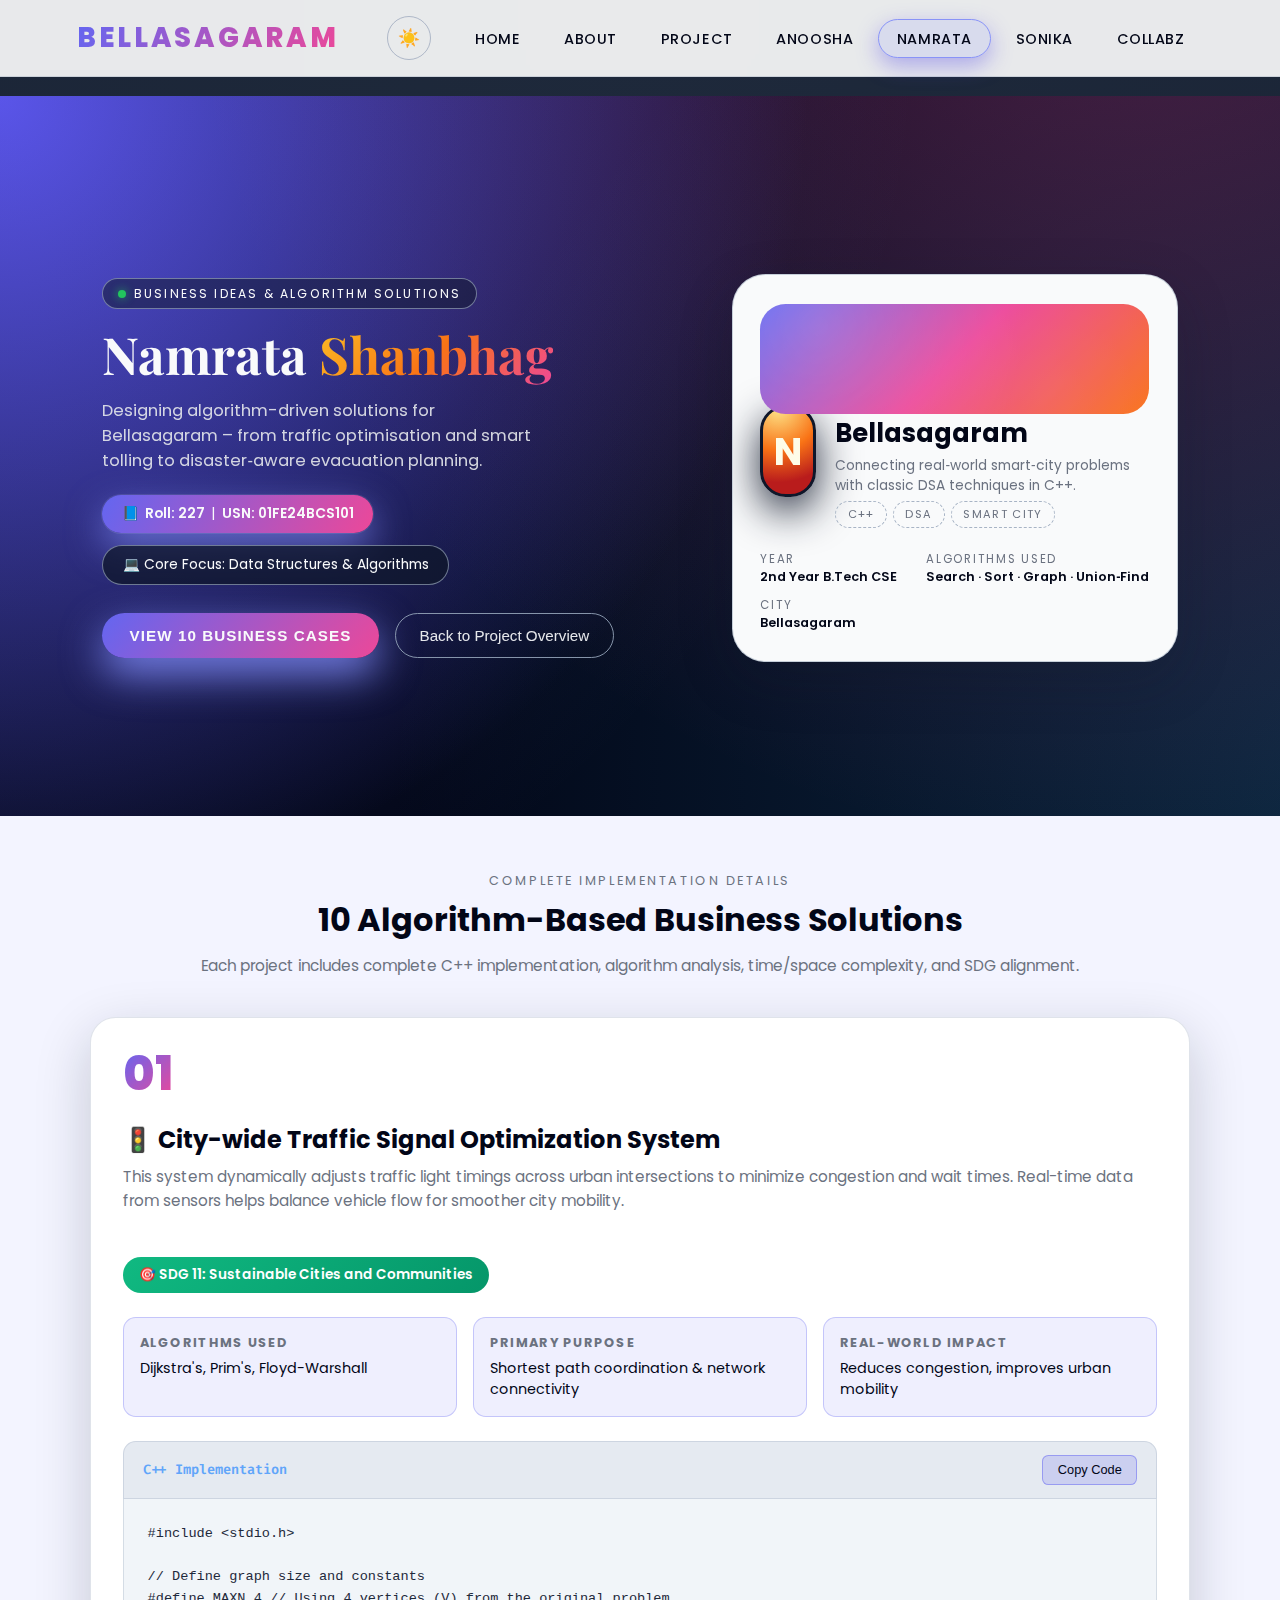
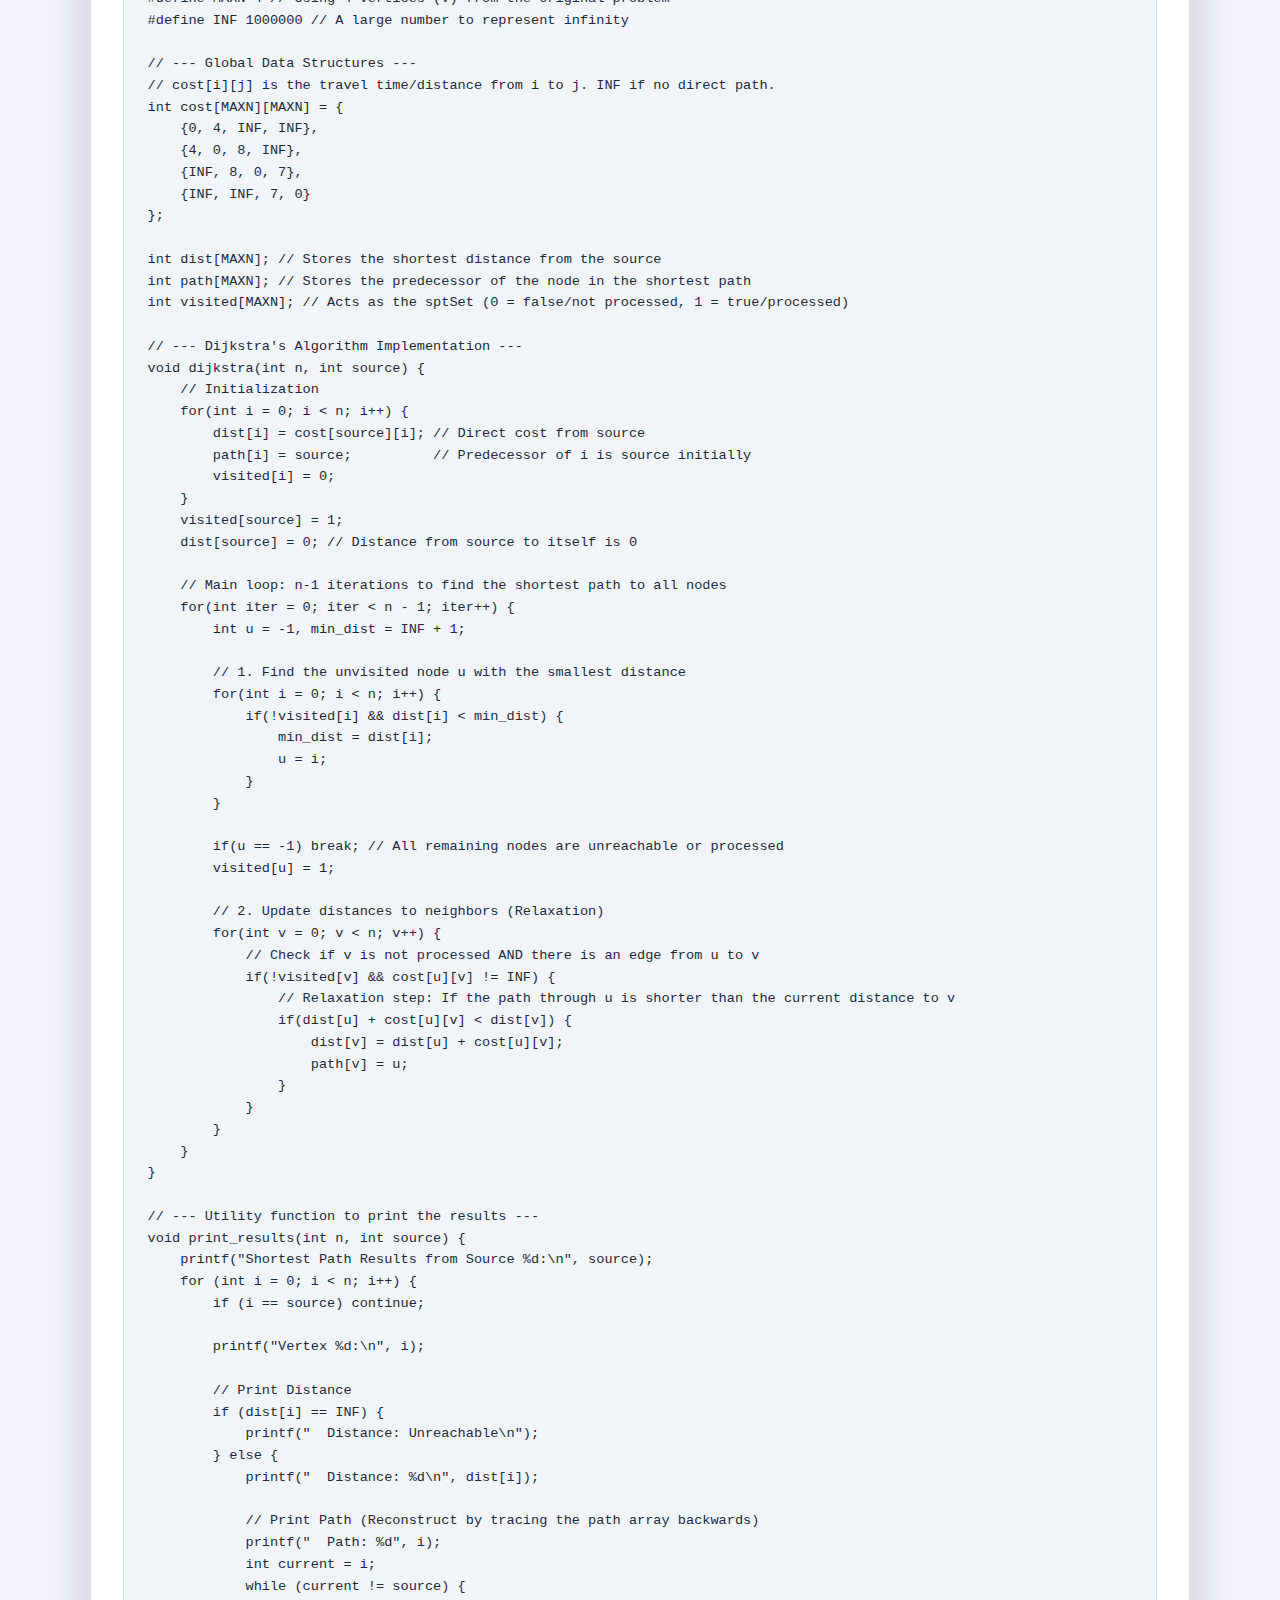
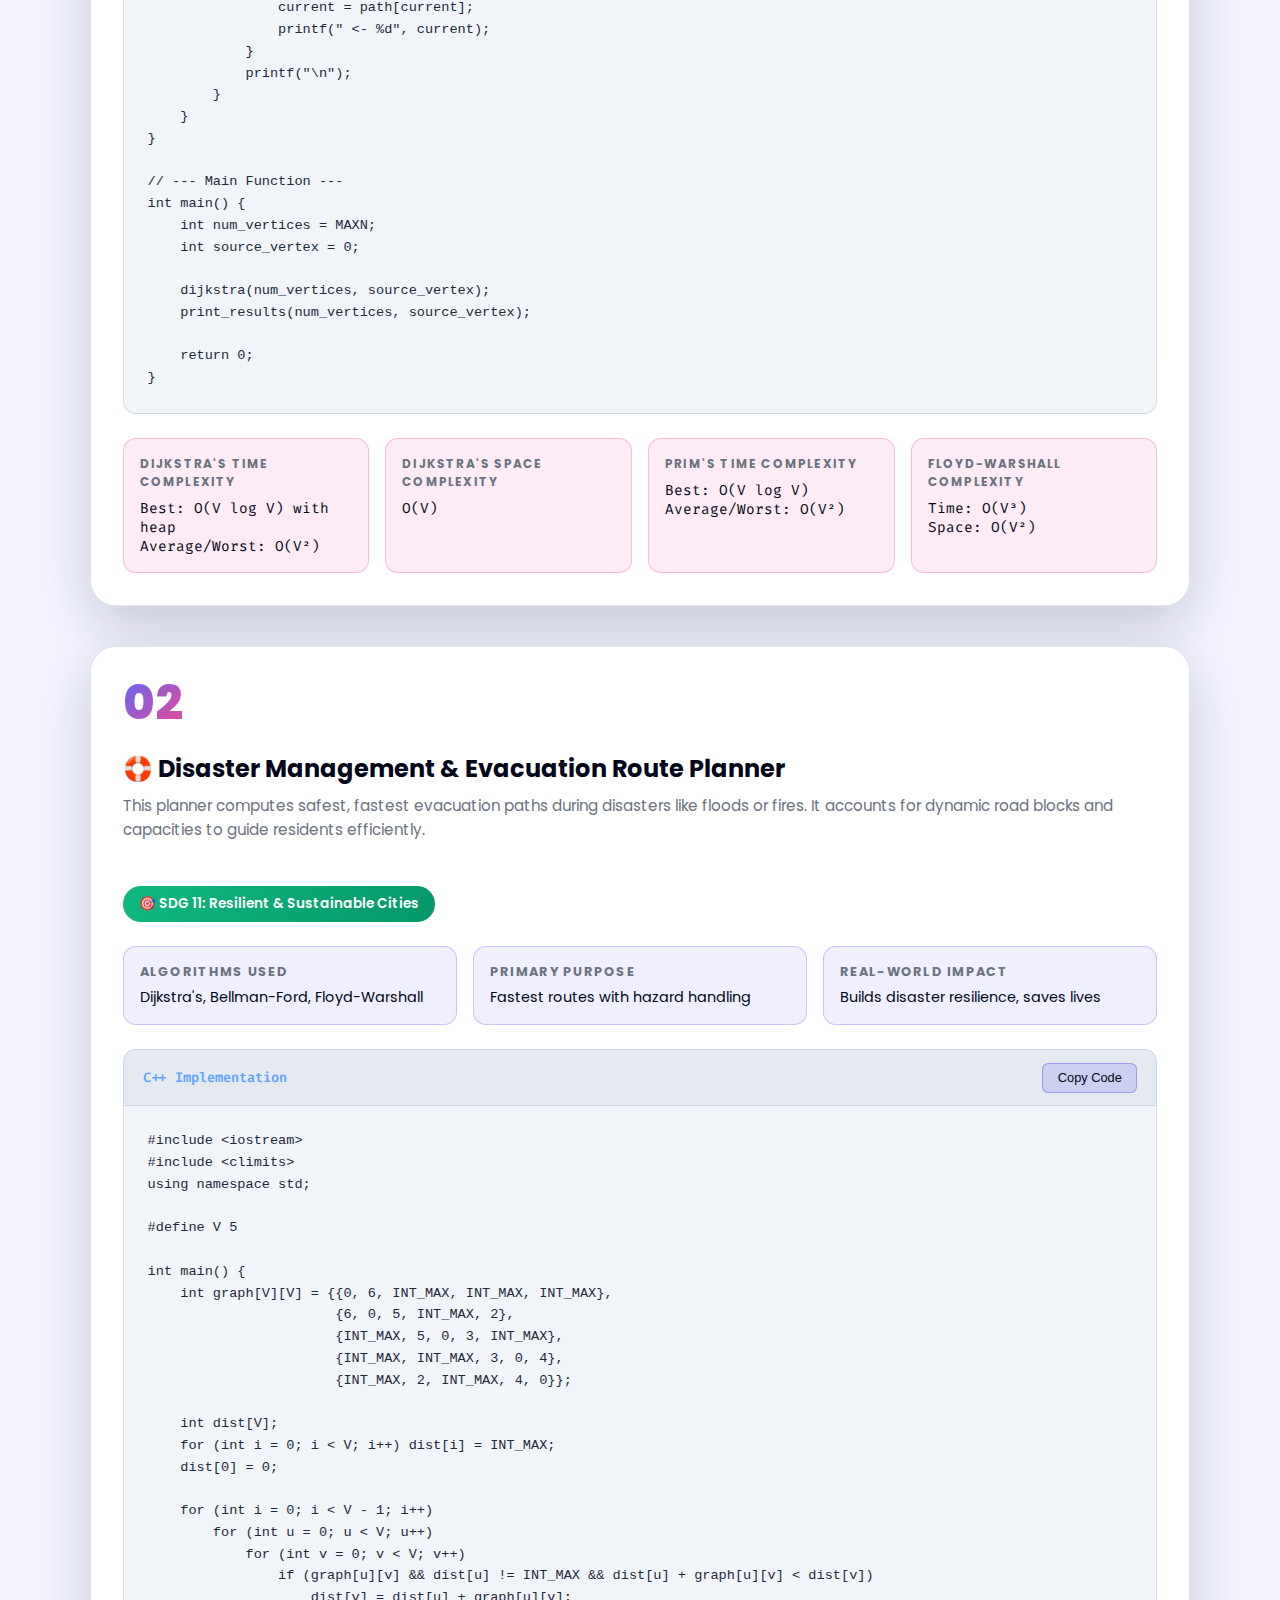
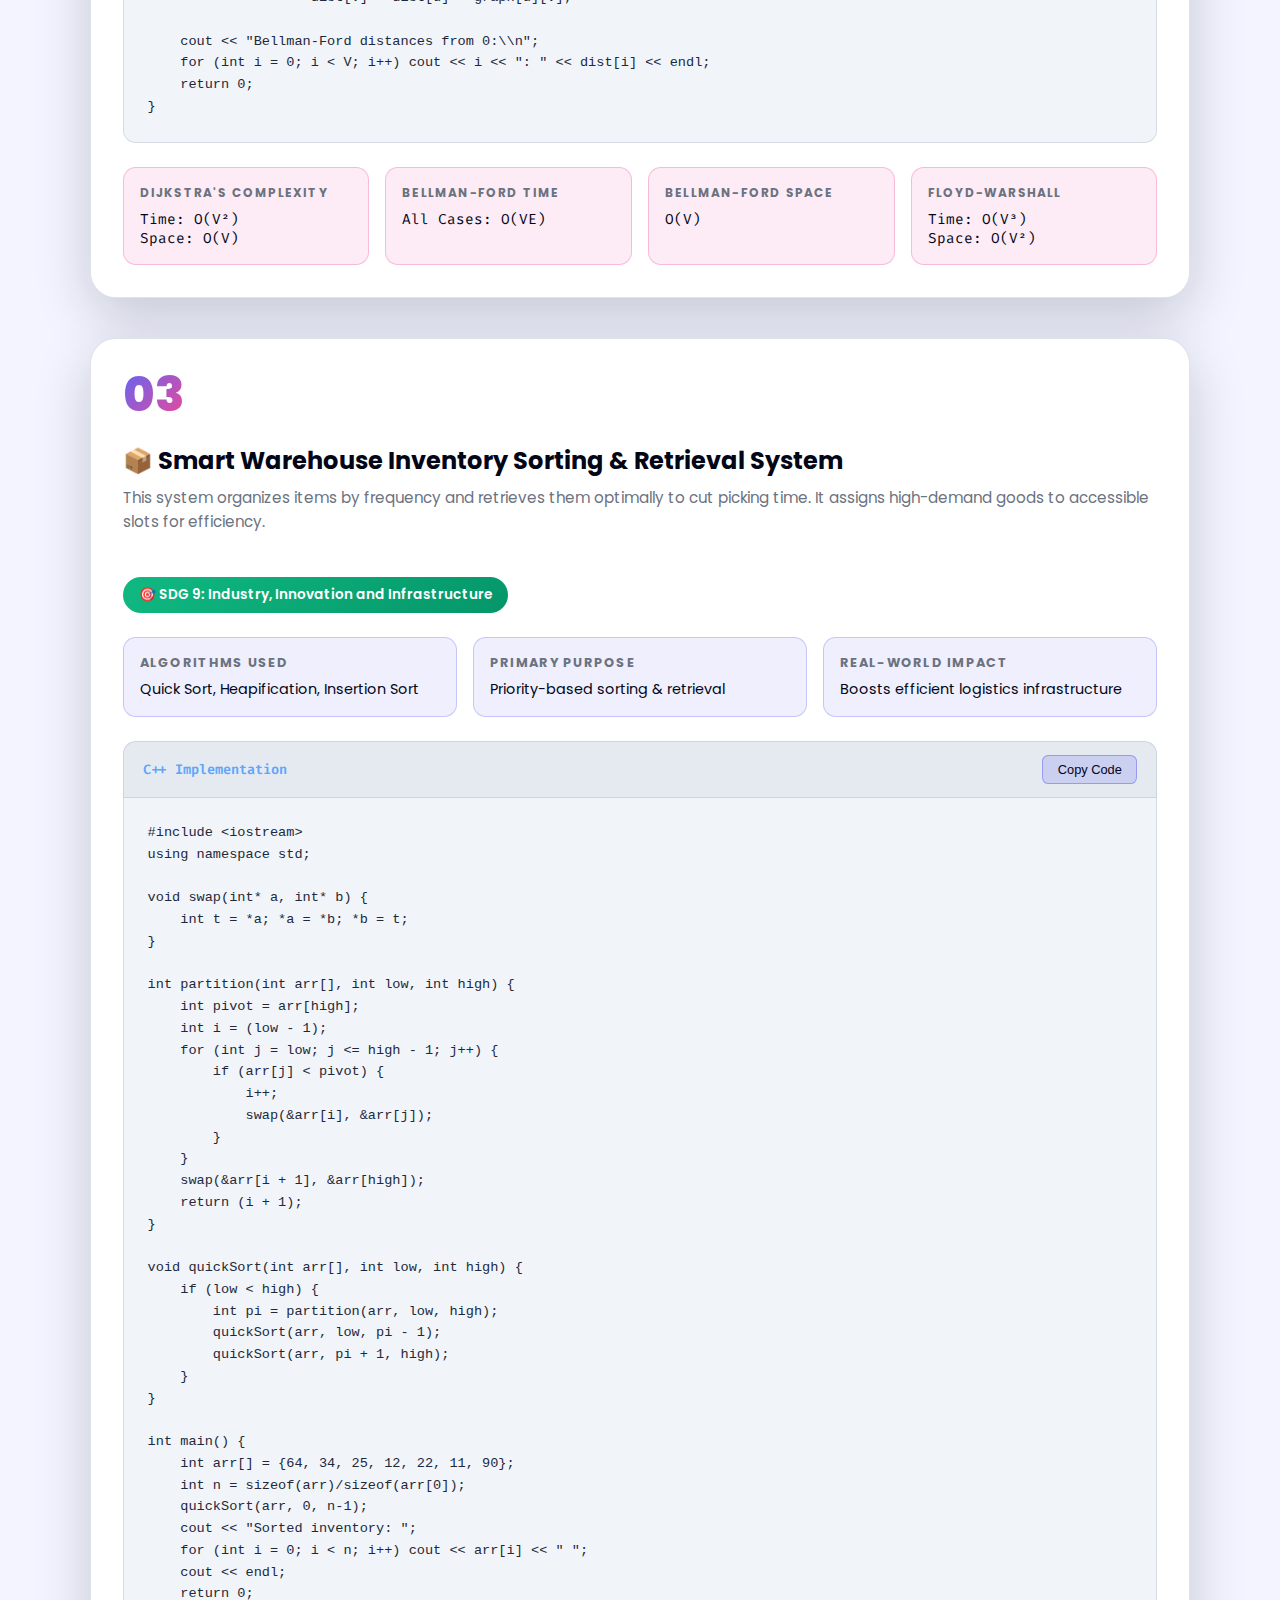
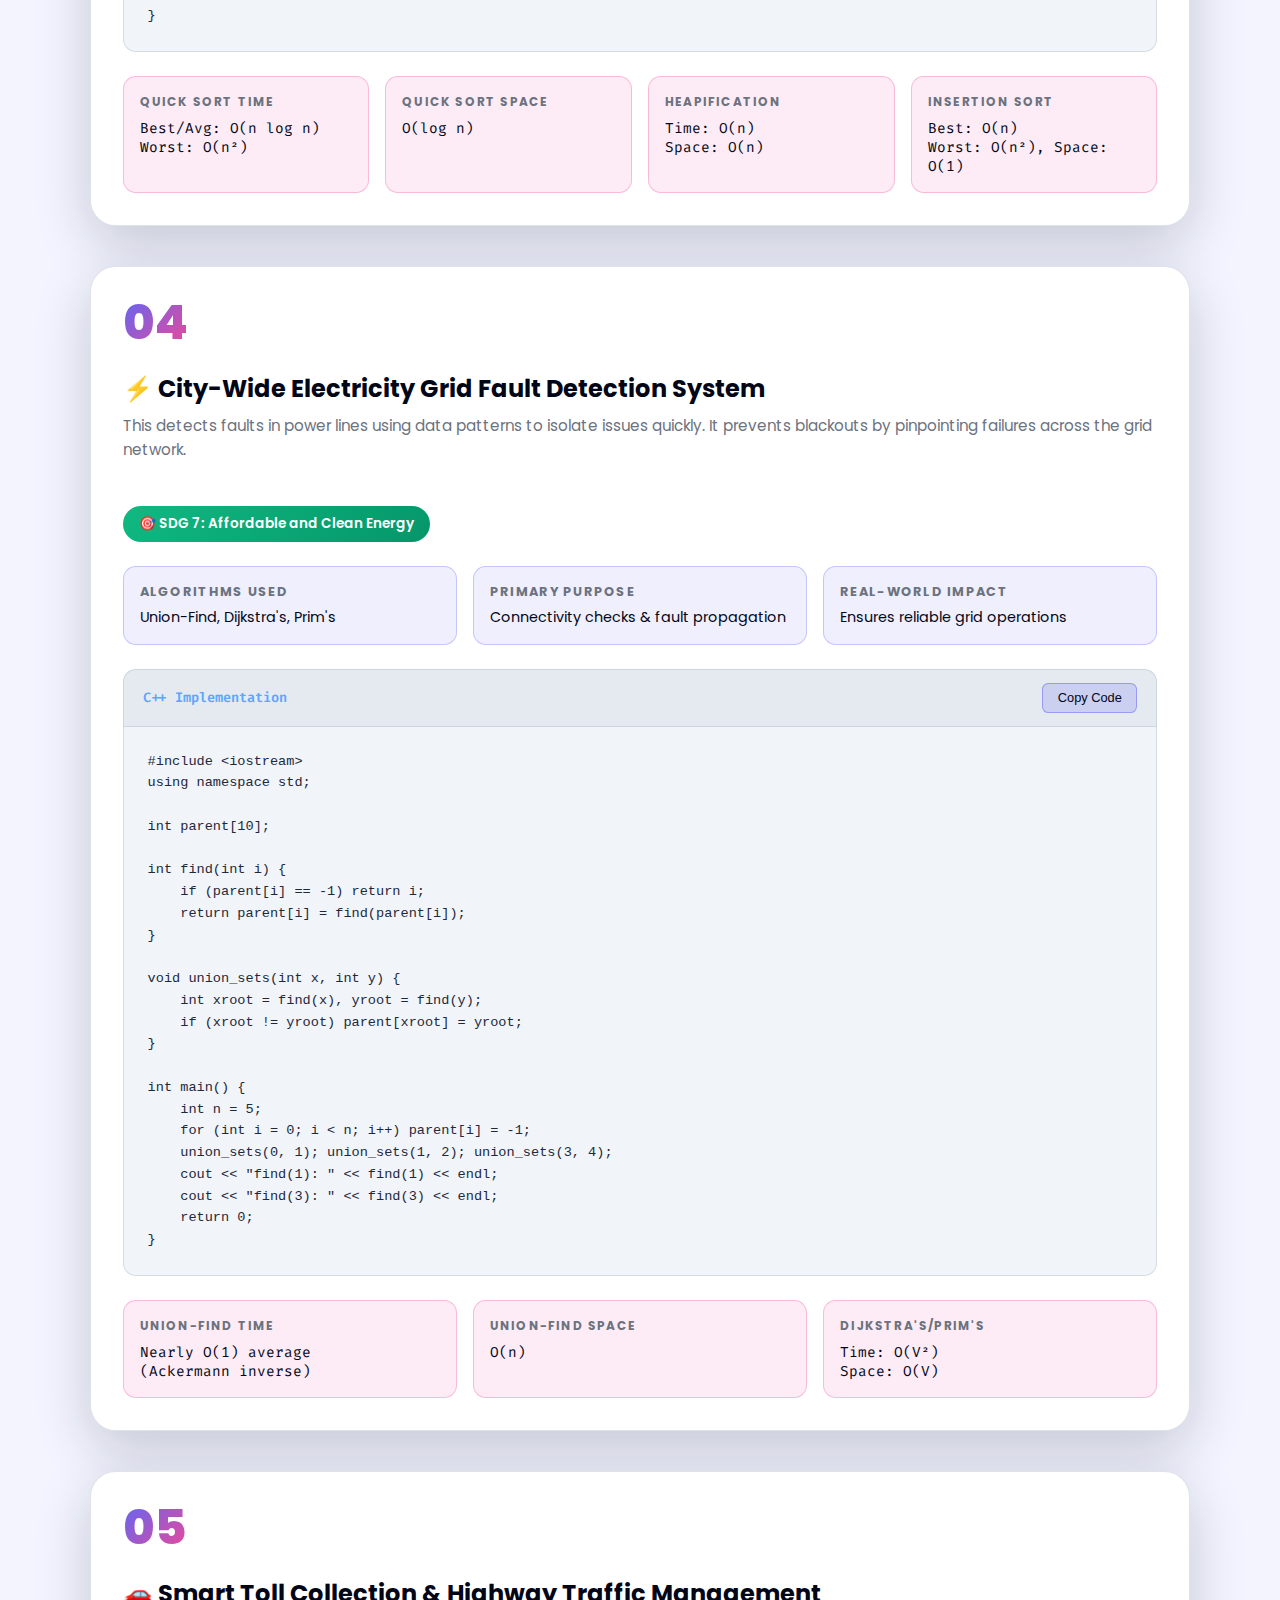
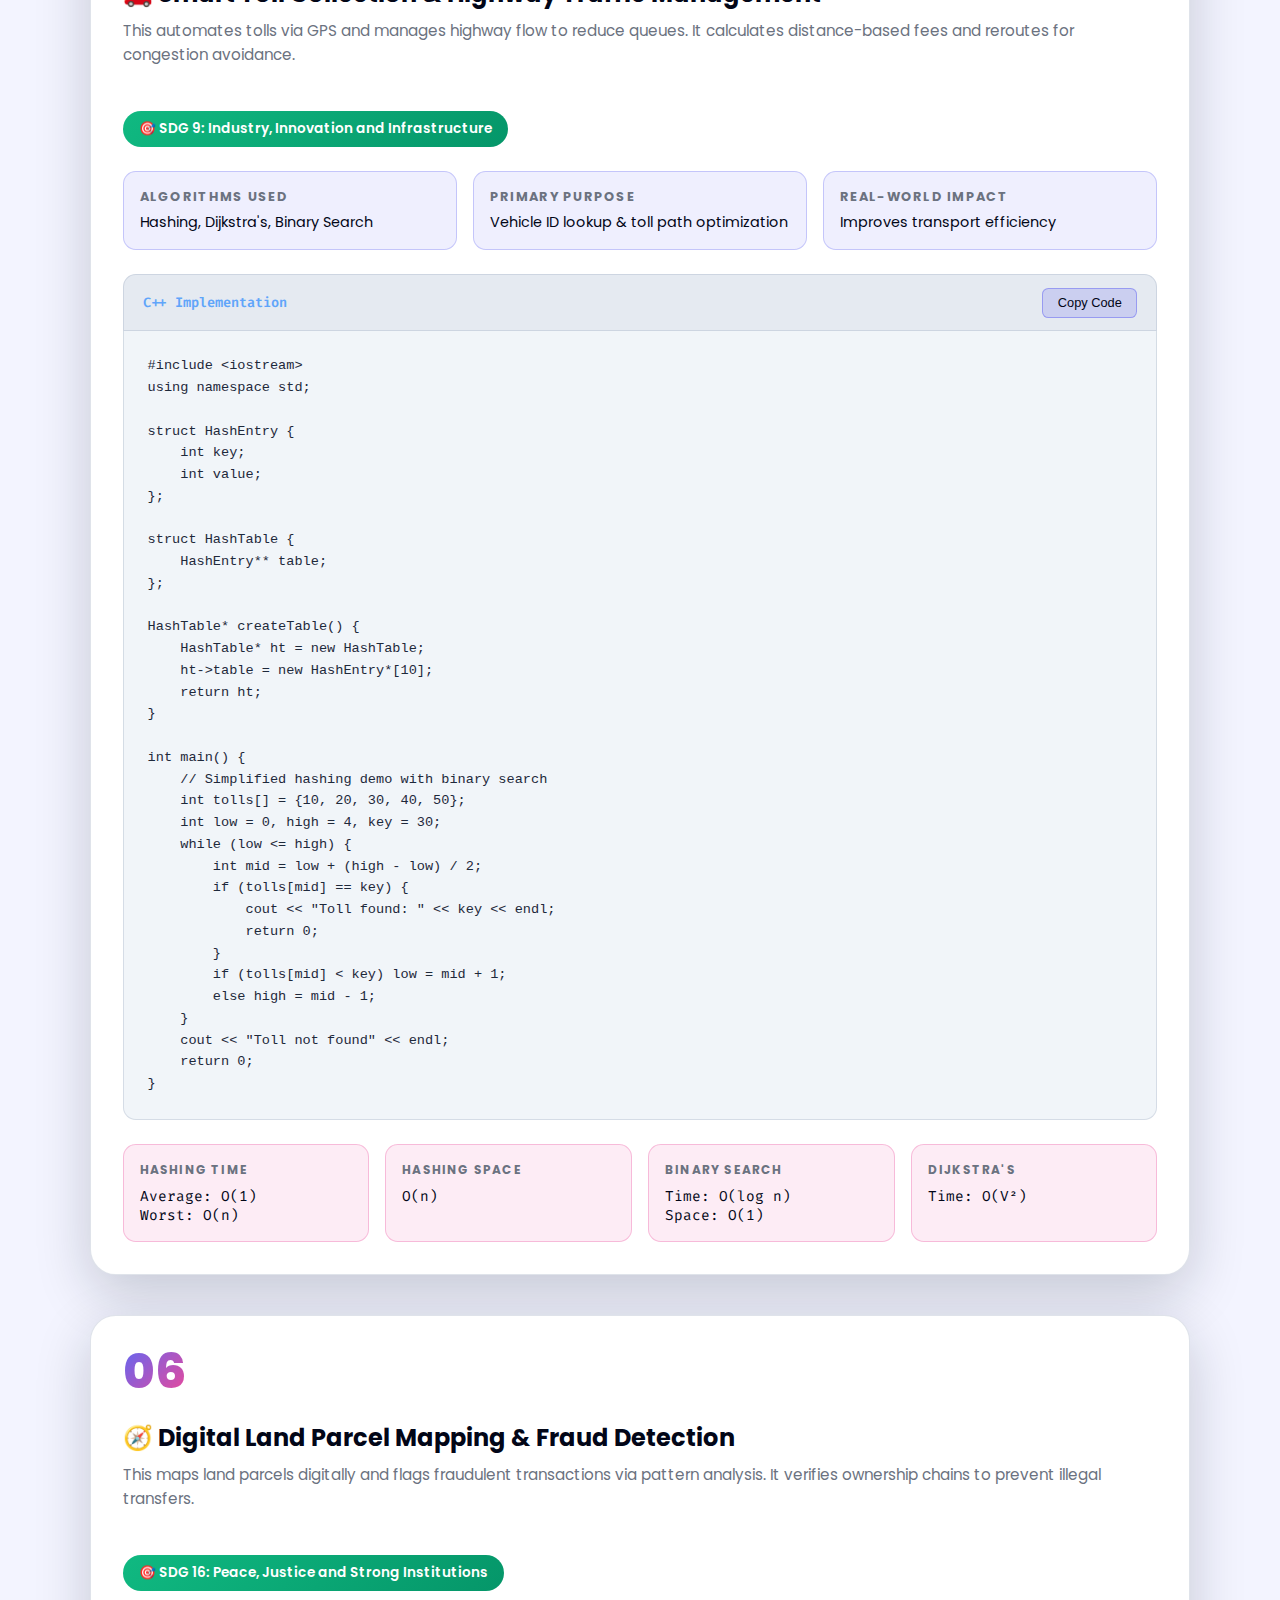
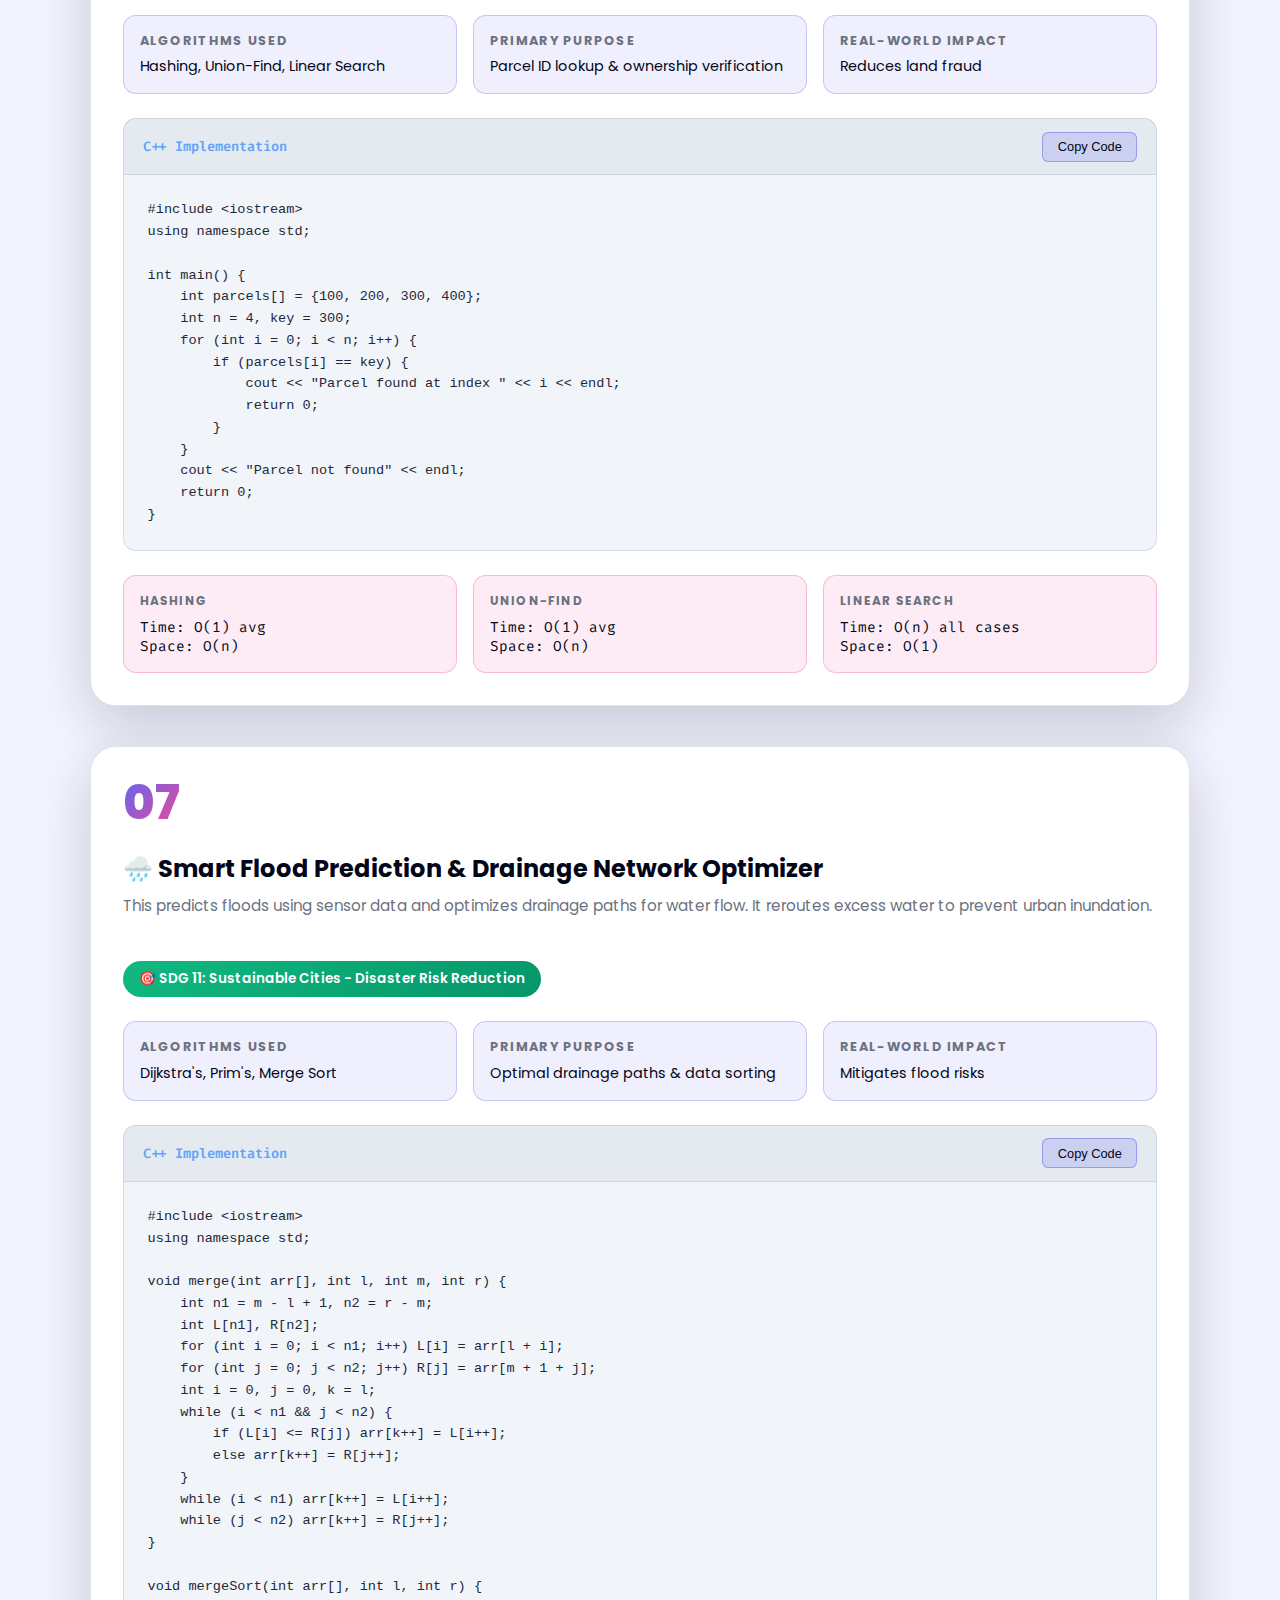
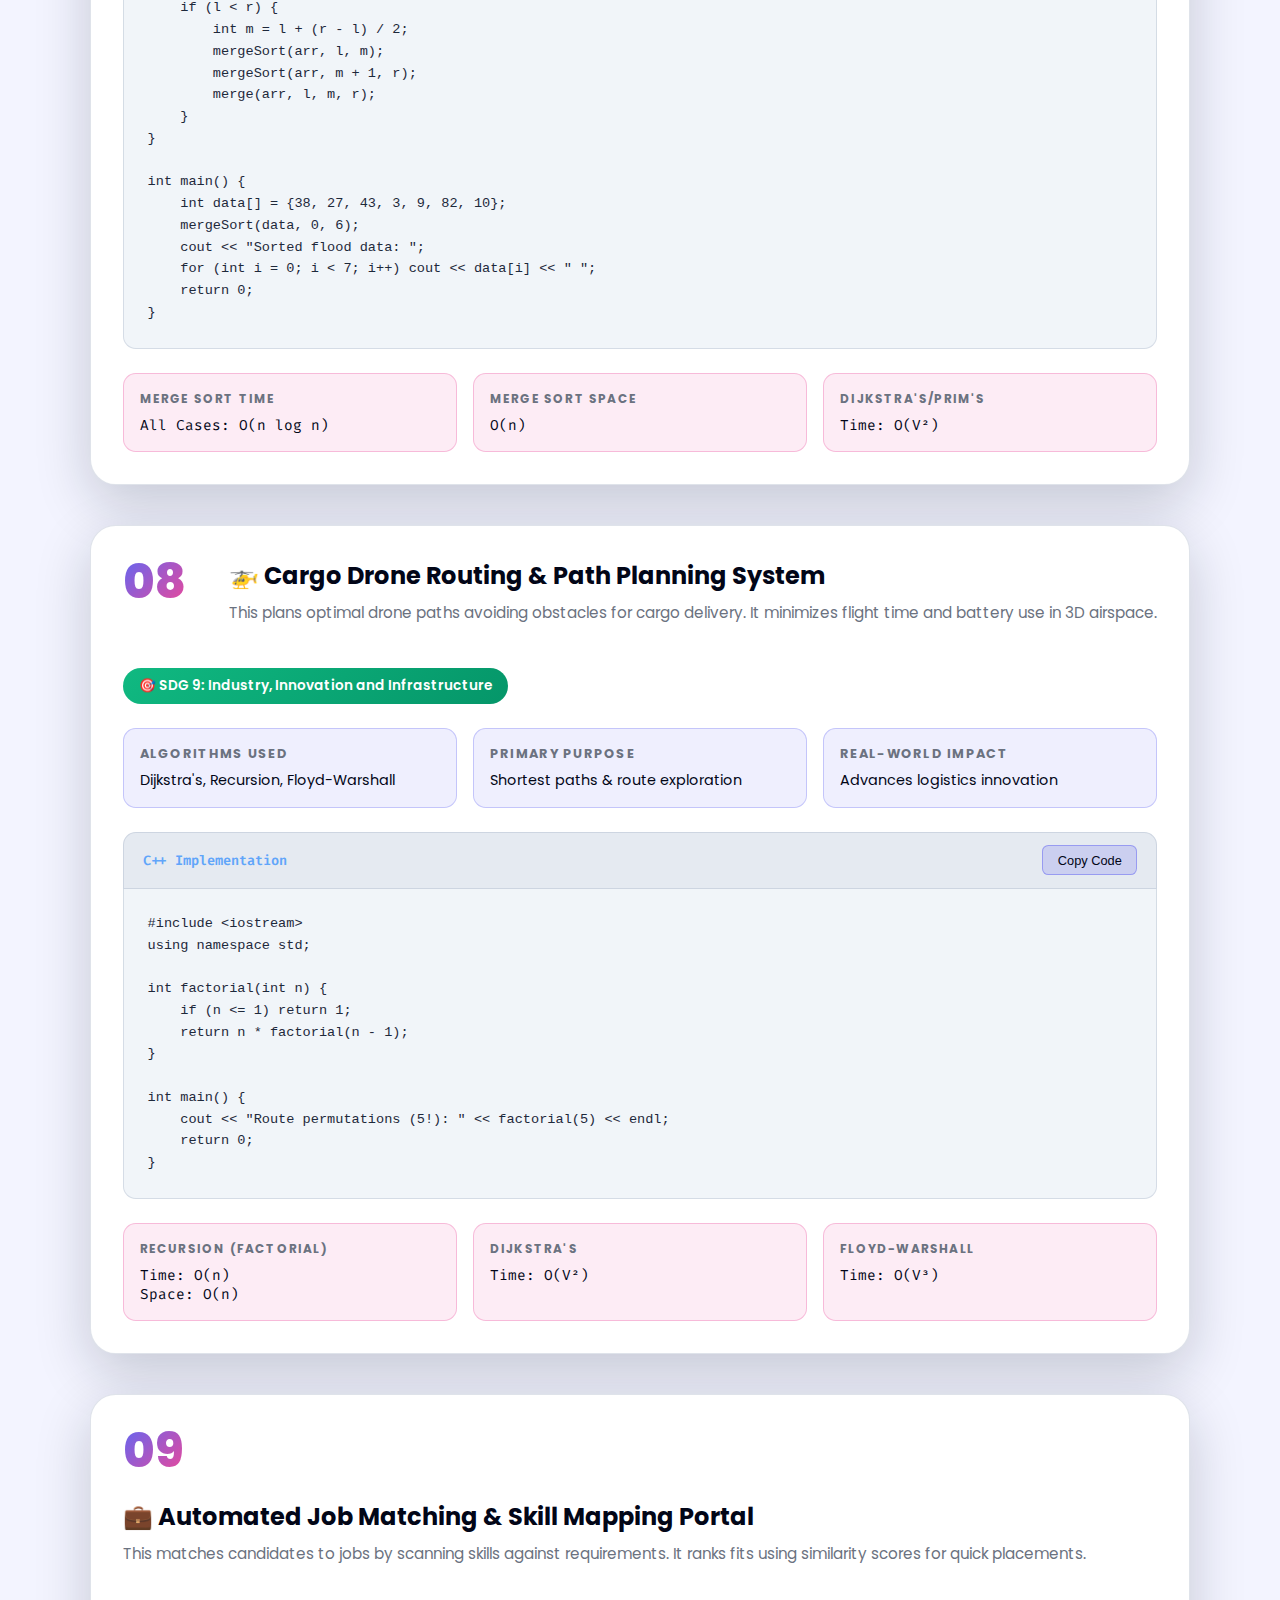
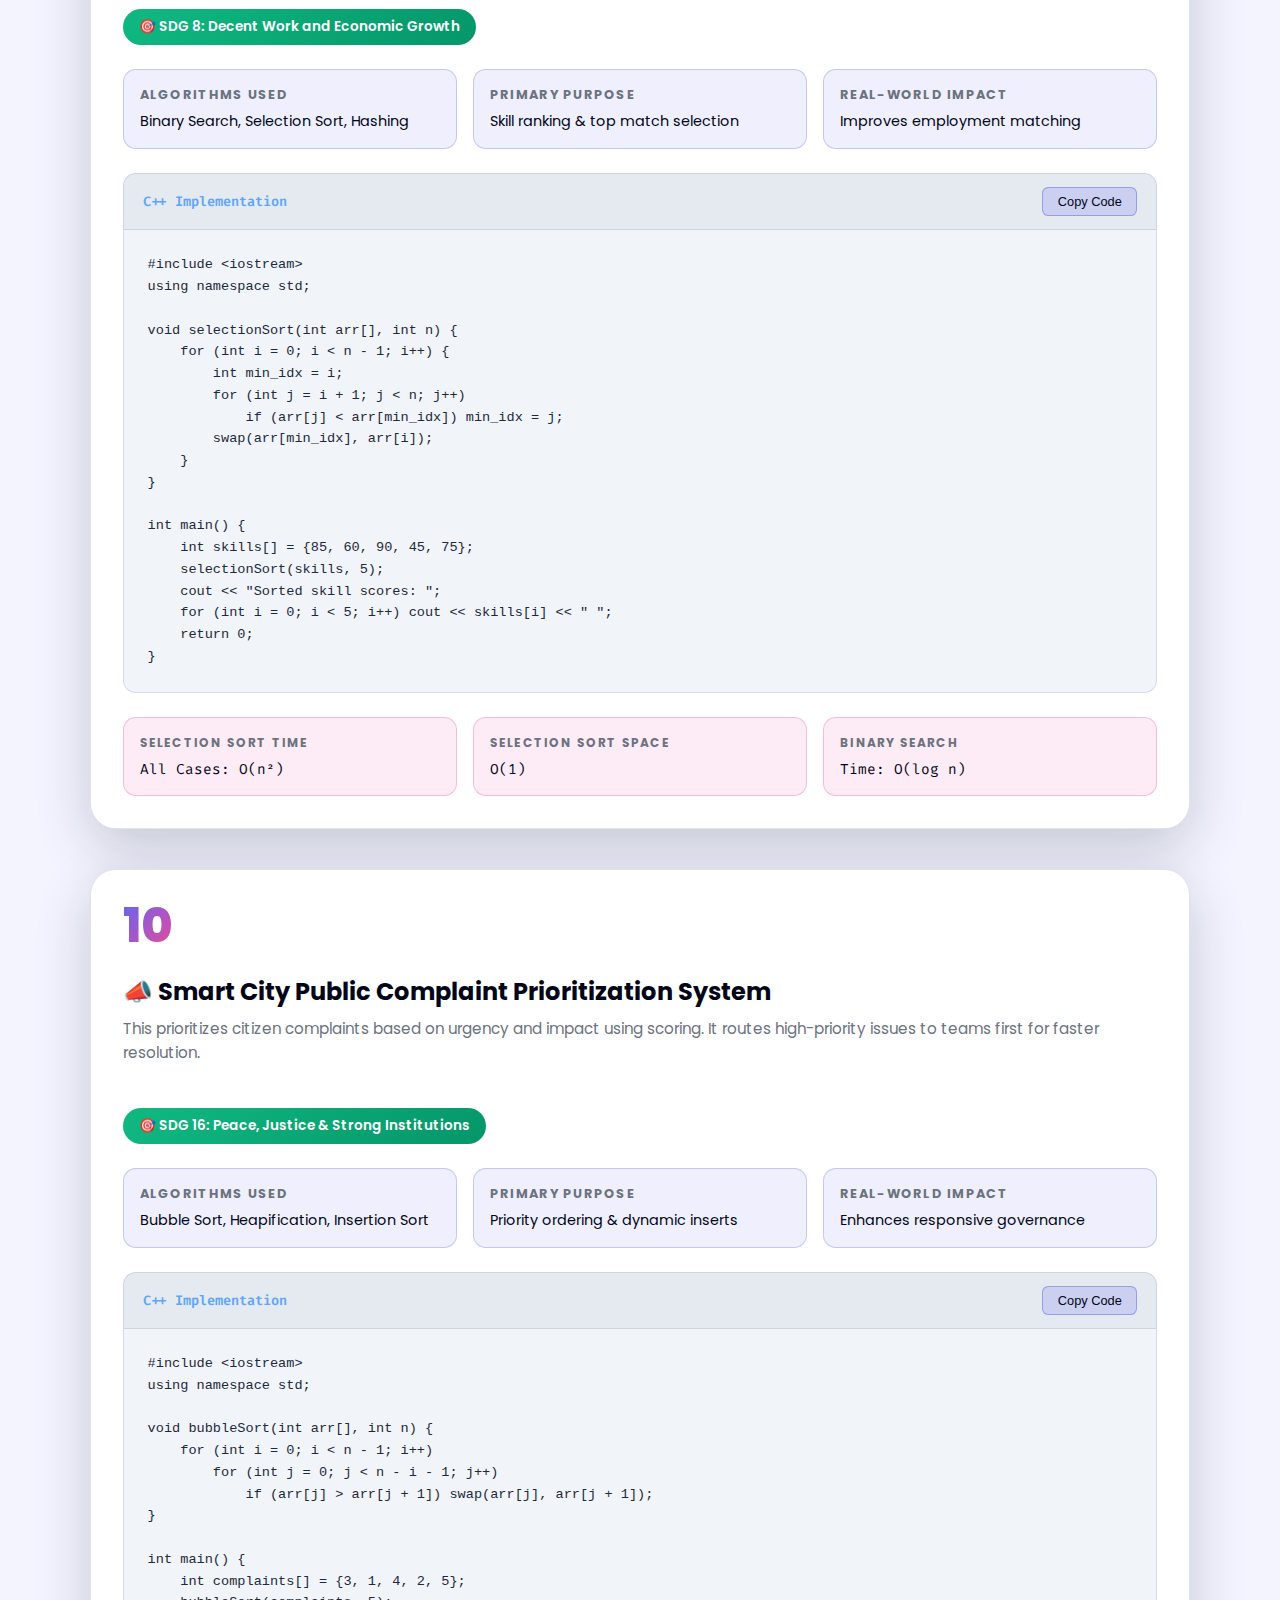
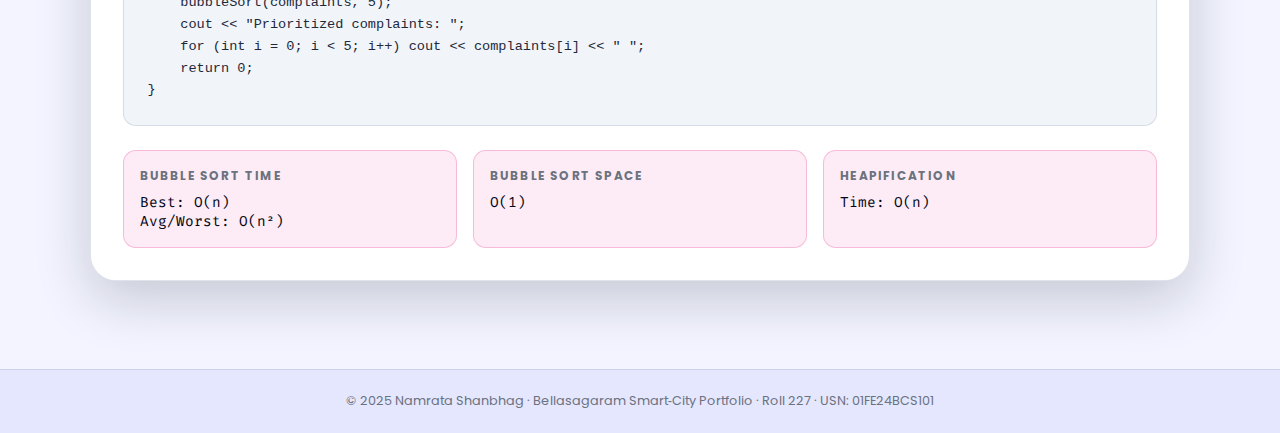
<file: nam.html>
<!DOCTYPE html>
<html lang="en">
<head>
  <meta charset="UTF-8" />
  <meta name="viewport" content="width=device-width, initial-scale=1.0" />
  <title>Namrata Shanbhag - Business Ideas | Bellasagaram</title>
  <link href="https://fonts.googleapis.com/css2?family=Poppins:wght@300;400;500;600;700;800&family=Playfair+Display:wght@700;800&family=Fira+Code:wght@400;500&display=swap" rel="stylesheet" />
  
  <style>
    /* All your existing CSS styles remain the same */
    * {
      margin: 0;
      padding: 0;
      box-sizing: border-box;
    }

    :root {
      --primary: #6366f1;
      --secondary: #ec4899;
      --accent: #f59e0b;
      --success: #10b981;
      --info: #06b6d4;
      --bg-main: #020617;
      --bg-hero: #0f172a;
      --bg-card: #020617;
      --text-main: #f9fafb;
      --text-muted: #9ca3af;
      --shadow-card: 0 22px 70px rgba(15, 23, 42, 0.9);
    }

    body[data-theme="light"] {
      --bg-main: #f3f4ff;
      --bg-hero: #e5e7ff;
      --bg-card: #ffffff;
      --text-main: #020617;
      --text-muted: #6b7280;
      --shadow-card: 0 18px 55px rgba(15, 23, 42, 0.2);
    }

    body {
      font-family: "Poppins", sans-serif;
      background: radial-gradient(circle at top, #1e293b 0, #020617 55%, #000 100%);
      color: var(--text-main);
      overflow-x: hidden;
      transition: background 0.35s ease, color 0.35s ease;
    }

    .header {
      position: fixed;
      top: 0;
      left: 0;
      width: 100%;
      padding: 1rem 6%;
      background: rgba(15, 23, 42, 0.88);
      backdrop-filter: blur(20px);
      z-index: 1000;
      border-bottom: 1px solid rgba(148, 163, 184, 0.35);
    }

    body[data-theme="light"] .header {
      background: rgba(255, 255, 255, 0.9);
    }

    .navbar {
      display: flex;
      justify-content: space-between;
      align-items: center;
    }

    .logo {
      font-size: 1.7rem;
      font-weight: 800;
      letter-spacing: 0.1em;
      text-transform: uppercase;
      background: linear-gradient(120deg, #6366f1, #ec4899);
      -webkit-background-clip: text;
      -webkit-text-fill-color: transparent;
      cursor: pointer;
    }

    .nav-center {
      display: flex;
      align-items: center;
      gap: 1.6rem;
    }

    .theme-toggle {
      background: transparent;
      border-radius: 999px;
      border: 1px solid rgba(148, 163, 184, 0.7);
      cursor: pointer;
      font-size: 1.1rem;
      width: 44px;
      height: 44px;
      display: flex;
      align-items: center;
      justify-content: center;
      color: #e5e7eb;
      transition: all 0.3s ease;
    }

    .theme-toggle:hover {
      border-color: #facc15;
      box-shadow: 0 0 18px rgba(250, 204, 21, 0.6);
      transform: rotate(180deg);
    }

    .sun { display: none; }
    .moon { display: inline; }
    body[data-theme="light"] .sun { display: inline; }
    body[data-theme="light"] .moon { display: none; }

    .nav-links {
      display: flex;
      list-style: none;
      gap: 0.4rem;
    }

    .nav-links a {
      text-decoration: none;
      color: #e5e7eb;
      padding: 0.55rem 1.1rem;
      border-radius: 999px;
      font-weight: 500;
      font-size: 0.9rem;
      letter-spacing: 0.04em;
      text-transform: uppercase;
      border: 1px solid transparent;
      transition: all 0.22s ease;
    }

    .nav-links a:hover,
    .nav-links a.active {
      border-color: rgba(129, 140, 248, 0.9);
      background: radial-gradient(circle at top left, rgba(129, 140, 248, 0.26), rgba(15, 23, 42, 0.95));
      box-shadow: 0 10px 28px rgba(79, 70, 229, 0.7);
    }

    body[data-theme="light"] .nav-links a {
      color: #020617;
    }

    body[data-theme="light"] .nav-links a:hover,
    body[data-theme="light"] .nav-links a.active {
      background: rgba(129, 140, 248, 0.15);
      border-color: rgba(129, 140, 248, 0.9);
      box-shadow: 0 8px 22px rgba(79, 70, 229, 0.4);
    }

    main {
      padding-top: 96px;
    }

    .hero {
      min-height: 80vh;
      padding: 4.5rem 8% 3rem;
      background: radial-gradient(circle at top left, #4f46e5, #020617 55%);
      position: relative;
      overflow: hidden;
      display: flex;
      align-items: center;
      justify-content: center;
    }

    .hero::before {
      content: "";
      position: absolute;
      inset: -200px;
      background:
        radial-gradient(circle at 5% 10%, rgba(129, 140, 248, 0.25), transparent 55%),
        radial-gradient(circle at 80% 0%, rgba(236, 72, 153, 0.3), transparent 55%),
        radial-gradient(circle at 95% 80%, rgba(56, 189, 248, 0.2), transparent 55%);
      z-index: 0;
    }

    .hero-grid {
      display: grid;
      grid-template-columns: minmax(0, 2.1fr) minmax(0, 1.6fr);
      gap: 2.8rem;
      max-width: 1160px;
      width: 100%;
      position: relative;
      z-index: 1;
      align-items: center;
    }

    .hero-left {
      color: #f9fafb;
    }

    .hero-kicker {
      display: inline-flex;
      align-items: center;
      gap: 0.5rem;
      padding: 0.35rem 0.9rem;
      border-radius: 999px;
      background: rgba(15, 23, 42, 0.5);
      border: 1px solid rgba(148, 163, 184, 0.7);
      font-size: 0.76rem;
      text-transform: uppercase;
      letter-spacing: 0.18em;
      margin-bottom: 1.2rem;
    }

    .hero-kicker-dot {
      width: 8px;
      height: 8px;
      border-radius: 999px;
      background: #22c55e;
      box-shadow: 0 0 10px rgba(34, 197, 94, 0.8);
    }

    .hero-title {
      font-family: "Playfair Display", serif;
      font-size: clamp(2.8rem, 4vw, 3.6rem);
      line-height: 1.05;
      margin-bottom: 1rem;
    }

    .hero-title span {
      background: linear-gradient(135deg, #fbbf24, #f97316, #ec4899);
      -webkit-background-clip: text;
      -webkit-text-fill-color: transparent;
    }

    .hero-subtitle {
      font-size: 1.03rem;
      max-width: 440px;
      color: #e5e7eb;
      opacity: 0.9;
      margin-bottom: 1.4rem;
    }

    .hero-badge-row {
      display: flex;
      flex-wrap: wrap;
      gap: 0.75rem;
      margin-bottom: 1.8rem;
    }

    .hero-badge {
      display: inline-flex;
      align-items: center;
      gap: 0.4rem;
      padding: 0.55rem 1.2rem;
      border-radius: 999px;
      background: rgba(15, 23, 42, 0.75);
      border: 1px solid rgba(148, 163, 184, 0.7);
      font-size: 0.86rem;
    }

    .hero-badge strong {
      font-weight: 600;
    }

    .highlight-badge {
      background: linear-gradient(120deg, #6366f1, #ec4899);
      box-shadow: 0 0 0 1px rgba(248, 250, 252, 0.1), 0 14px 36px rgba(129, 140, 248, 0.7);
      border: none;
    }

    .hero-buttons {
      display: flex;
      flex-wrap: wrap;
      gap: 1rem;
    }

    .btn-primary {
      padding: 0.8rem 1.7rem;
      border-radius: 999px;
      border: none;
      background: linear-gradient(130deg, #6366f1, #ec4899);
      color: #f9fafb;
      font-weight: 600;
      font-size: 0.95rem;
      letter-spacing: 0.07em;
      text-transform: uppercase;
      cursor: pointer;
      box-shadow: 0 16px 40px rgba(129, 140, 248, 0.9);
      transition: transform 0.2s ease, box-shadow 0.2s ease;
    }

    .btn-primary:hover {
      transform: translateY(-2px);
      box-shadow: 0 20px 55px rgba(79, 70, 229, 1);
    }

    .btn-outline {
      padding: 0.8rem 1.5rem;
      border-radius: 999px;
      border: 1px solid rgba(148, 163, 184, 0.9);
      background: transparent;
      color: #e5e7eb;
      font-weight: 500;
      font-size: 0.95rem;
      cursor: pointer;
      transition: all 0.2s ease;
    }

    .btn-outline:hover {
      background: rgba(15, 23, 42, 0.8);
      box-shadow: 0 14px 35px rgba(15, 23, 42, 0.9);
    }

    .hero-right {
      position: relative;
    }

    .profile-card {
      background: rgba(15, 23, 42, 0.88);
      border-radius: 2.1rem;
      padding: 1.8rem 1.7rem;
      box-shadow: var(--shadow-card);
      border: 1px solid rgba(148, 163, 184, 0.5);
      position: relative;
      overflow: hidden;
    }

    body[data-theme="light"] .profile-card {
      background: #f9fafb;
    }

    .profile-banner {
      height: 110px;
      border-radius: 1.6rem;
      background: linear-gradient(135deg, #6366f1, #ec4899, #f97316);
      margin-bottom: 1.9rem;
      position: relative;
      overflow: hidden;
    }

    .profile-banner::after {
      content: "";
      position: absolute;
      inset: 0;
      background:
        radial-gradient(circle at 15% 20%, rgba(255, 255, 255, 0.2), transparent 60%),
        radial-gradient(circle at 75% 80%, rgba(15, 23, 42, 0.7), transparent 60%);
      mix-blend-mode: screen;
      opacity: 0.75;
    }

    .profile-main {
      display: flex;
      align-items: center;
      gap: 1.2rem;
      margin-top: -70px;
    }

    .avatar {
      width: 92px;
      height: 92px;
      border-radius: 1.6rem;
      border: 3px solid #0f172a;
      background: radial-gradient(circle at 30% 0, #fde68a, #f97316 45%, #b91c1c 80%);
      box-shadow: 0 14px 40px rgba(15, 23, 42, 0.9);
      display: flex;
      align-items: center;
      justify-content: center;
      font-size: 2.4rem;
      font-weight: 700;
      color: #fefce8;
    }

    .profile-text h2 {
      font-size: 1.6rem;
      margin-bottom: 0.2rem;
    }

    .profile-text p {
      font-size: 0.86rem;
      color: var(--text-muted);
    }

    .tag-row {
      display: flex;
      flex-wrap: wrap;
      gap: 0.4rem;
      margin-top: 0.35rem;
    }

    .tag-pill {
      padding: 0.25rem 0.7rem;
      border-radius: 999px;
      border: 1px dashed rgba(148, 163, 184, 0.8);
      font-size: 0.7rem;
      text-transform: uppercase;
      letter-spacing: 0.12em;
      color: var(--text-muted);
    }

    .meta-row {
      display: flex;
      flex-wrap: wrap;
      justify-content: space-between;
      gap: 0.7rem;
      margin-top: 1.4rem;
      font-size: 0.8rem;
      color: var(--text-muted);
    }

    .meta-item span {
      display: block;
    }

    .meta-label {
      font-size: 0.72rem;
      text-transform: uppercase;
      letter-spacing: 0.15em;
    }

    .meta-value {
      font-weight: 600;
      color: var(--text-main);
    }

    .section {
      padding: 3.5rem 7% 3rem;
      background: var(--bg-main);
    }

    .section-header {
      max-width: 900px;
      margin: 0 auto 2.5rem;
      text-align: center;
    }

    .section-kicker {
      font-size: 0.8rem;
      text-transform: uppercase;
      letter-spacing: 0.2em;
      color: var(--text-muted);
      margin-bottom: 0.4rem;
    }

    .section-title {
      font-size: 2rem;
      margin-bottom: 0.6rem;
    }

    .section-subtitle {
      font-size: 0.96rem;
      color: var(--text-muted);
    }

    .project-card {
      background: var(--bg-card);
      border-radius: 1.6rem;
      padding: 2rem;
      margin-bottom: 2.5rem;
      border: 1px solid rgba(148, 163, 184, 0.3);
      box-shadow: var(--shadow-card);
    }

    .project-header {
      display: flex;
      align-items: flex-start;
      justify-content: space-between;
      gap: 1.5rem;
      margin-bottom: 1.5rem;
      flex-wrap: wrap;
    }

    .project-number {
      font-size: 3rem;
      font-weight: 800;
      background: linear-gradient(135deg, #6366f1, #ec4899);
      -webkit-background-clip: text;
      -webkit-text-fill-color: transparent;
      line-height: 1;
    }

    .project-title-section h3 {
      font-size: 1.5rem;
      margin-bottom: 0.5rem;
    }

    .project-description {
      font-size: 0.95rem;
      color: var(--text-muted);
      line-height: 1.6;
      margin-bottom: 1.2rem;
    }

    .info-grid {
      display: grid;
      grid-template-columns: repeat(auto-fit, minmax(220px, 1fr));
      gap: 1rem;
      margin-bottom: 1.5rem;
    }

    .info-item {
      padding: 1rem;
      background: rgba(99, 102, 241, 0.1);
      border-radius: 0.8rem;
      border: 1px solid rgba(99, 102, 241, 0.3);
    }

    .info-item h4 {
      font-size: 0.8rem;
      text-transform: uppercase;
      letter-spacing: 0.1em;
      color: var(--text-muted);
      margin-bottom: 0.4rem;
    }

    .info-item p {
      font-size: 0.9rem;
      color: var(--text-main);
    }

    .sdg-badge {
      display: inline-block;
      padding: 0.5rem 1rem;
      background: linear-gradient(135deg, #10b981, #059669);
      color: white;
      border-radius: 999px;
      font-size: 0.85rem;
      font-weight: 600;
      margin-bottom: 1.5rem;
    }

    .code-section {
      margin-top: 1.5rem;
    }

    .code-header {
      display: flex;
      justify-content: space-between;
      align-items: center;
      padding: 0.8rem 1.2rem;
      background: rgba(15, 23, 42, 0.9);
      border-radius: 0.8rem 0.8rem 0 0;
      border: 1px solid rgba(148, 163, 184, 0.3);
    }

    body[data-theme="light"] .code-header {
      background: rgba(226, 232, 240, 0.9);
    }

    .code-lang {
      font-family: "Fira Code", monospace;
      font-size: 0.85rem;
      color: #60a5fa;
      font-weight: 600;
    }

    .copy-btn {
      padding: 0.4rem 0.9rem;
      background: rgba(99, 102, 241, 0.2);
      border: 1px solid rgba(99, 102, 241, 0.5);
      border-radius: 0.4rem;
      color: var(--text-main);
      cursor: pointer;
      font-size: 0.8rem;
      transition: all 0.2s ease;
    }

    .copy-btn:hover {
      background: rgba(99, 102, 241, 0.3);
      transform: translateY(-1px);
    }

    .code-block {
      background: rgba(15, 23, 42, 0.95);
      border: 1px solid rgba(148, 163, 184, 0.3);
      border-top: none;
      border-radius: 0 0 0.8rem 0.8rem;
      padding: 1.5rem;
      overflow-x: auto;
      font-family: "Fira Code", monospace;
      font-size: 0.85rem;
      line-height: 1.6;
    }

    body[data-theme="light"] .code-block {
      background: rgba(241, 245, 249, 1);
      color: #1e293b;
    }

    .code-block pre {
      margin: 0;
      color: #e2e8f0;
    }

    body[data-theme="light"] .code-block pre {
      color: #1e293b;
    }

    .complexity-grid {
      display: grid;
      grid-template-columns: repeat(auto-fit, minmax(200px, 1fr));
      gap: 1rem;
      margin-top: 1.5rem;
    }

    .complexity-card {
      padding: 1rem;
      background: rgba(236, 72, 153, 0.1);
      border: 1px solid rgba(236, 72, 153, 0.3);
      border-radius: 0.8rem;
    }

    .complexity-card h5 {
      font-size: 0.75rem;
      text-transform: uppercase;
      letter-spacing: 0.1em;
      color: var(--text-muted);
      margin-bottom: 0.5rem;
    }

    .complexity-card p {
      font-family: "Fira Code", monospace;
      font-size: 0.9rem;
      color: var(--text-main);
    }

    .footer {
      padding: 1.4rem 8%;
      text-align: center;
      font-size: 0.8rem;
      color: var(--text-muted);
      border-top: 1px solid rgba(148, 163, 184, 0.3);
      background: #020617;
    }

    body[data-theme="light"] .footer {
      background: #e5e7ff;
    }

    @media (max-width: 900px) {
      .hero-grid {
        grid-template-columns: 1fr;
      }
      .hero {
        padding-top: 3.5rem;
      }
      .hero-right {
        order: -1;
      }
    }

    @media (max-width: 640px) {
      .navbar {
        flex-wrap: wrap;
        gap: 0.7rem;
      }
      .nav-links {
        flex-wrap: wrap;
        justify-content: center;
      }
      .project-header {
        flex-direction: column;
      }
    }
  </style>
</head>
<body data-theme="dark">
  <header class="header">
    <nav class="navbar">
      <div class="logo">Bellasagaram</div>
      <div class="nav-center">
        <button id="themeToggle" class="theme-toggle" aria-label="Toggle theme">
          <span class="moon">🌙</span>
          <span class="sun">☀️</span>
        </button>
        <ul class="nav-links">
          <li><a href="index.html">Home</a></li>
          <li><a href="about.html">About</a></li>
          <li><a href="project.html">Project</a></li>
          <li><a href="anoosha.html">Anoosha</a></li>
          <li><a href="namrata.html" class="active">Namrata</a></li>
          <li><a href="sonika.html">Sonika</a></li>
          <li><a href="collabz.html">Collabz</a></li>
        </ul>
      </div>
    </nav>
  </header>

  <main>
    <section class="hero">
      <div class="hero-grid">
        <div class="hero-left">
          <div class="hero-kicker">
            <span class="hero-kicker-dot"></span>
            <span>Business Ideas & Algorithm Solutions</span>
          </div>
          <h1 class="hero-title">
            Namrata <span>Shanbhag</span>
          </h1>
          <p class="hero-subtitle">
            Designing algorithm-driven solutions for Bellasagaram – from traffic optimisation and smart tolling to disaster‑aware evacuation planning.
          </p>
          <div class="hero-badge-row">
            <div class="hero-badge highlight-badge">
              📘 <strong>Roll: 227</strong> | <strong>USN: 01FE24BCS101</strong>
            </div>
            <div class="hero-badge">
              💻 Core Focus: Data Structures & Algorithms
            </div>
          </div>
          <div class="hero-buttons">
            <button class="btn-primary" onclick="document.getElementById('projects').scrollIntoView({behavior:'smooth'})">
              View 10 Business Cases
            </button>
            <button class="btn-outline" onclick="window.location.href='project.html'">
              Back to Project Overview
            </button>
          </div>
        </div>
        <div class="hero-right">
          <div class="profile-card">
            <div class="profile-banner"></div>
            <div class="profile-main">
              <div class="avatar">N</div>
              <div class="profile-text">
                <h2>Algorithm Architect for Bellasagaram</h2>
                <p>Connecting real‑world smart‑city problems with classic DSA techniques in C++.</p>
                <div class="tag-row">
                  <span class="tag-pill">C++</span>
                  <span class="tag-pill">DSA</span>
                  <span class="tag-pill">Smart City</span>
                </div>
              </div>
            </div>
            <div class="meta-row">
              <div class="meta-item">
                <span class="meta-label">Year</span>
                <span class="meta-value">2nd Year B.Tech CSE</span>
              </div>
              <div class="meta-item">
                <span class="meta-label">Algorithms Used</span>
                <span class="meta-value">Search · Sort · Graph · Union‑Find</span>
              </div>
              <div class="meta-item">
                <span class="meta-label">City</span>
                <span class="meta-value">Bellasagaram</span>
              </div>
            </div>
          </div>
        </div>
      </div>
    </section>

    <section id="projects" class="section">
      <div class="section-header">
        <div class="section-kicker">Complete Implementation Details</div>
        <h2 class="section-title">10 Algorithm-Based Business Solutions</h2>
        <p class="section-subtitle">
          Each project includes complete C++ implementation, algorithm analysis, time/space complexity, and SDG alignment.
        </p>
      </div>

      <!-- PROJECT 1 -->
      <!-- PROJECT 1 -->
      <div class="project-card">
        <div class="project-header">
          <div class="project-number">01</div>
          <div class="project-title-section">
            <h3>🚦 City-wide Traffic Signal Optimization System</h3>
            <p class="project-description">
              This system dynamically adjusts traffic light timings across urban intersections to minimize congestion and wait times. Real-time data from sensors helps balance vehicle flow for smoother city mobility.
            </p>
          </div>
        </div>

        <div class="sdg-badge">🎯 SDG 11: Sustainable Cities and Communities</div>

        <div class="info-grid">
          <div class="info-item">
            <h4>Algorithms Used</h4>
            <p>Dijkstra's, Prim's, Floyd-Warshall</p>
          </div>
          <div class="info-item">
            <h4>Primary Purpose</h4>
            <p>Shortest path coordination & network connectivity</p>
          </div>
          <div class="info-item">
            <h4>Real-World Impact</h4>
            <p>Reduces congestion, improves urban mobility</p>
          </div>
        </div>

        <div class="code-section">
          <div class="code-header">
            <span class="code-lang">C++ Implementation</span>
            <button class="copy-btn" onclick="copyCode(this)">Copy Code</button>
          </div>
          <div class="code-block">
            <pre>#include &lt;stdio.h&gt;

// Define graph size and constants
#define MAXN 4 // Using 4 vertices (V) from the original problem
#define INF 1000000 // A large number to represent infinity

// --- Global Data Structures ---
// cost[i][j] is the travel time/distance from i to j. INF if no direct path.
int cost[MAXN][MAXN] = {
    {0, 4, INF, INF},
    {4, 0, 8, INF},
    {INF, 8, 0, 7},
    {INF, INF, 7, 0}
};

int dist[MAXN]; // Stores the shortest distance from the source
int path[MAXN]; // Stores the predecessor of the node in the shortest path
int visited[MAXN]; // Acts as the sptSet (0 = false/not processed, 1 = true/processed)

// --- Dijkstra's Algorithm Implementation ---
void dijkstra(int n, int source) {
    // Initialization
    for(int i = 0; i < n; i++) {
        dist[i] = cost[source][i]; // Direct cost from source
        path[i] = source;          // Predecessor of i is source initially
        visited[i] = 0;
    }
    visited[source] = 1;
    dist[source] = 0; // Distance from source to itself is 0

    // Main loop: n-1 iterations to find the shortest path to all nodes
    for(int iter = 0; iter < n - 1; iter++) {
        int u = -1, min_dist = INF + 1;
        
        // 1. Find the unvisited node u with the smallest distance
        for(int i = 0; i < n; i++) {
            if(!visited[i] && dist[i] < min_dist) { 
                min_dist = dist[i]; 
                u = i; 
            }
        }

        if(u == -1) break; // All remaining nodes are unreachable or processed
        visited[u] = 1;

        // 2. Update distances to neighbors (Relaxation)
        for(int v = 0; v < n; v++) {
            // Check if v is not processed AND there is an edge from u to v
            if(!visited[v] && cost[u][v] != INF) {
                // Relaxation step: If the path through u is shorter than the current distance to v
                if(dist[u] + cost[u][v] < dist[v]) {
                    dist[v] = dist[u] + cost[u][v];
                    path[v] = u;
                }
            }
        }
    }
}

// --- Utility function to print the results ---
void print_results(int n, int source) {
    printf("Shortest Path Results from Source %d:\n", source);
    for (int i = 0; i < n; i++) {
        if (i == source) continue;
        
        printf("Vertex %d:\n", i);
        
        // Print Distance
        if (dist[i] == INF) {
            printf("  Distance: Unreachable\n");
        } else {
            printf("  Distance: %d\n", dist[i]);
            
            // Print Path (Reconstruct by tracing the path array backwards)
            printf("  Path: %d", i);
            int current = i;
            while (current != source) {
                current = path[current];
                printf(" <- %d", current);
            }
            printf("\n");
        }
    }
}

// --- Main Function ---
int main() {
    int num_vertices = MAXN;
    int source_vertex = 0;
    
    dijkstra(num_vertices, source_vertex);
    print_results(num_vertices, source_vertex);
    
    return 0;
}</pre>
          </div>
        </div>

        <div class="complexity-grid">
          <div class="complexity-card">
            <h5>Dijkstra's Time Complexity</h5>
            <p>Best: O(V log V) with heap</p>
            <p>Average/Worst: O(V²)</p>
          </div>
          <div class="complexity-card">
            <h5>Dijkstra's Space Complexity</h5>
            <p>O(V)</p>
          </div>
          <div class="complexity-card">
            <h5>Prim's Time Complexity</h5>
            <p>Best: O(V log V)</p>
            <p>Average/Worst: O(V²)</p>
          </div>
          <div class="complexity-card">
            <h5>Floyd-Warshall Complexity</h5>
            <p>Time: O(V³)</p>
            <p>Space: O(V²)</p>
          </div>
        </div>
                </div>

      <!-- PROJECT 2 -->
      <div class="project-card">
        <div class="project-header">
          <div class="project-number">02</div>
          <div class="project-title-section">
            <h3>🛟 Disaster Management & Evacuation Route Planner</h3>
            <p class="project-description">
              This planner computes safest, fastest evacuation paths during disasters like floods or fires. It accounts for dynamic road blocks and capacities to guide residents efficiently.
            </p>
          </div>
        </div>

        <div class="sdg-badge">🎯 SDG 11: Resilient & Sustainable Cities</div>

        <div class="info-grid">
          <div class="info-item">
            <h4>Algorithms Used</h4>
            <p>Dijkstra's, Bellman-Ford, Floyd-Warshall</p>
          </div>
          <div class="info-item">
            <h4>Primary Purpose</h4>
            <p>Fastest routes with hazard handling</p>
          </div>
          <div class="info-item">
            <h4>Real-World Impact</h4>
            <p>Builds disaster resilience, saves lives</p>
          </div>
        </div>

        <div class="code-section">
          <div class="code-header">
            <span class="code-lang">C++ Implementation</span>
            <button class="copy-btn" onclick="copyCode(this)">Copy Code</button>
          </div>
          <div class="code-block">
            <pre>#include &lt;iostream&gt;
#include &lt;climits&gt;
using namespace std;

#define V 5

int main() {
    int graph[V][V] = {{0, 6, INT_MAX, INT_MAX, INT_MAX},
                       {6, 0, 5, INT_MAX, 2},
                       {INT_MAX, 5, 0, 3, INT_MAX},
                       {INT_MAX, INT_MAX, 3, 0, 4},
                       {INT_MAX, 2, INT_MAX, 4, 0}};
    
    int dist[V];
    for (int i = 0; i < V; i++) dist[i] = INT_MAX;
    dist[0] = 0;
    
    for (int i = 0; i < V - 1; i++)
        for (int u = 0; u < V; u++)
            for (int v = 0; v < V; v++)
                if (graph[u][v] && dist[u] != INT_MAX && dist[u] + graph[u][v] < dist[v])
                    dist[v] = dist[u] + graph[u][v];
    
    cout << "Bellman-Ford distances from 0:\\n";
    for (int i = 0; i < V; i++) cout << i << ": " << dist[i] << endl;
    return 0;
}</pre>
          </div>
        </div>

        <div class="complexity-grid">
          <div class="complexity-card">
            <h5>Dijkstra's Complexity</h5>
            <p>Time: O(V²)</p>
            <p>Space: O(V)</p>
          </div>
          <div class="complexity-card">
            <h5>Bellman-Ford Time</h5>
            <p>All Cases: O(VE)</p>
          </div>
          <div class="complexity-card">
            <h5>Bellman-Ford Space</h5>
            <p>O(V)</p>
          </div>
          <div class="complexity-card">
            <h5>Floyd-Warshall</h5>
            <p>Time: O(V³)</p>
            <p>Space: O(V²)</p>
          </div>
        </div>
      </div>

      <!-- PROJECT 3 -->
      <div class="project-card">
        <div class="project-header">
          <div class="project-number">03</div>
          <div class="project-title-section">
            <h3>📦 Smart Warehouse Inventory Sorting & Retrieval System</h3>
            <p class="project-description">
              This system organizes items by frequency and retrieves them optimally to cut picking time. It assigns high-demand goods to accessible slots for efficiency.
            </p>
          </div>
        </div>

        <div class="sdg-badge">🎯 SDG 9: Industry, Innovation and Infrastructure</div>

        <div class="info-grid">
          <div class="info-item">
            <h4>Algorithms Used</h4>
            <p>Quick Sort, Heapification, Insertion Sort</p>
          </div>
          <div class="info-item">
            <h4>Primary Purpose</h4>
            <p>Priority-based sorting & retrieval</p>
          </div>
          <div class="info-item">
            <h4>Real-World Impact</h4>
            <p>Boosts efficient logistics infrastructure</p>
          </div>
        </div>

        <div class="code-section">
          <div class="code-header">
            <span class="code-lang">C++ Implementation</span>
            <button class="copy-btn" onclick="copyCode(this)">Copy Code</button>
          </div>
          <div class="code-block">
            <pre>#include &lt;iostream&gt;
using namespace std;

void swap(int* a, int* b) {
    int t = *a; *a = *b; *b = t;
}

int partition(int arr[], int low, int high) {
    int pivot = arr[high];
    int i = (low - 1);
    for (int j = low; j <= high - 1; j++) {
        if (arr[j] < pivot) {
            i++;
            swap(&arr[i], &arr[j]);
        }
    }
    swap(&arr[i + 1], &arr[high]);
    return (i + 1);
}

void quickSort(int arr[], int low, int high) {
    if (low < high) {
        int pi = partition(arr, low, high);
        quickSort(arr, low, pi - 1);
        quickSort(arr, pi + 1, high);
    }
}

int main() {
    int arr[] = {64, 34, 25, 12, 22, 11, 90};
    int n = sizeof(arr)/sizeof(arr[0]);
    quickSort(arr, 0, n-1);
    cout << "Sorted inventory: ";
    for (int i = 0; i < n; i++) cout << arr[i] << " ";
    cout << endl;
    return 0;
}</pre>
          </div>
        </div>

        <div class="complexity-grid">
          <div class="complexity-card">
            <h5>Quick Sort Time</h5>
            <p>Best/Avg: O(n log n)</p>
            <p>Worst: O(n²)</p>
          </div>
          <div class="complexity-card">
            <h5>Quick Sort Space</h5>
            <p>O(log n)</p>
          </div>
          <div class="complexity-card">
            <h5>Heapification</h5>
            <p>Time: O(n)</p>
            <p>Space: O(n)</p>
          </div>
          <div class="complexity-card">
            <h5>Insertion Sort</h5>
            <p>Best: O(n)</p>
            <p>Worst: O(n²), Space: O(1)</p>
          </div>
        </div>
      </div>

      <!-- PROJECT 4 -->
      <div class="project-card">
        <div class="project-header">
          <div class="project-number">04</div>
          <div class="project-title-section">
            <h3>⚡ City-Wide Electricity Grid Fault Detection System</h3>
            <p class="project-description">
              This detects faults in power lines using data patterns to isolate issues quickly. It prevents blackouts by pinpointing failures across the grid network.
            </p>
          </div>
        </div>

        <div class="sdg-badge">🎯 SDG 7: Affordable and Clean Energy</div>

        <div class="info-grid">
          <div class="info-item">
            <h4>Algorithms Used</h4>
            <p>Union-Find, Dijkstra's, Prim's</p>
          </div>
          <div class="info-item">
            <h4>Primary Purpose</h4>
            <p>Connectivity checks & fault propagation</p>
          </div>
          <div class="info-item">
            <h4>Real-World Impact</h4>
            <p>Ensures reliable grid operations</p>
          </div>
        </div>

        <div class="code-section">
          <div class="code-header">
            <span class="code-lang">C++ Implementation</span>
            <button class="copy-btn" onclick="copyCode(this)">Copy Code</button>
          </div>
          <div class="code-block">
            <pre>#include &lt;iostream&gt;
using namespace std;

int parent[10];

int find(int i) {
    if (parent[i] == -1) return i;
    return parent[i] = find(parent[i]);
}

void union_sets(int x, int y) {
    int xroot = find(x), yroot = find(y);
    if (xroot != yroot) parent[xroot] = yroot;
}

int main() {
    int n = 5;
    for (int i = 0; i < n; i++) parent[i] = -1;
    union_sets(0, 1); union_sets(1, 2); union_sets(3, 4);
    cout << "find(1): " << find(1) << endl;
    cout << "find(3): " << find(3) << endl;
    return 0;
}</pre>
          </div>
        </div>

        <div class="complexity-grid">
          <div class="complexity-card">
            <h5>Union-Find Time</h5>
            <p>Nearly O(1) average</p>
            <p>(Ackermann inverse)</p>
          </div>
          <div class="complexity-card">
            <h5>Union-Find Space</h5>
            <p>O(n)</p>
          </div>
          <div class="complexity-card">
            <h5>Dijkstra's/Prim's</h5>
            <p>Time: O(V²)</p>
            <p>Space: O(V)</p>
          </div>
        </div>
      </div>

      <!-- PROJECT 5 -->
      <div class="project-card">
        <div class="project-header">
          <div class="project-number">05</div>
          <div class="project-title-section">
            <h3>🚗 Smart Toll Collection & Highway Traffic Management</h3>
            <p class="project-description">
              This automates tolls via GPS and manages highway flow to reduce queues. It calculates distance-based fees and reroutes for congestion avoidance.
            </p>
          </div>
        </div>

        <div class="sdg-badge">🎯 SDG 9: Industry, Innovation and Infrastructure</div>

        <div class="info-grid">
          <div class="info-item">
            <h4>Algorithms Used</h4>
            <p>Hashing, Dijkstra's, Binary Search</p>
          </div>
          <div class="info-item">
            <h4>Primary Purpose</h4>
            <p>Vehicle ID lookup & toll path optimization</p>
          </div>
          <div class="info-item">
            <h4>Real-World Impact</h4>
            <p>Improves transport efficiency</p>
          </div>
        </div>

        <div class="code-section">
          <div class="code-header">
            <span class="code-lang">C++ Implementation</span>
            <button class="copy-btn" onclick="copyCode(this)">Copy Code</button>
          </div>
          <div class="code-block">
            <pre>#include &lt;iostream&gt;
using namespace std;

struct HashEntry {
    int key;
    int value;
};

struct HashTable {
    HashEntry** table;
};

HashTable* createTable() {
    HashTable* ht = new HashTable;
    ht->table = new HashEntry*[10];
    return ht;
}

int main() {
    // Simplified hashing demo with binary search
    int tolls[] = {10, 20, 30, 40, 50};
    int low = 0, high = 4, key = 30;
    while (low <= high) {
        int mid = low + (high - low) / 2;
        if (tolls[mid] == key) { 
            cout << "Toll found: " << key << endl; 
            return 0; 
        }
        if (tolls[mid] < key) low = mid + 1;
        else high = mid - 1;
    }
    cout << "Toll not found" << endl;
    return 0;
}</pre>
          </div>
        </div>

        <div class="complexity-grid">
          <div class="complexity-card">
            <h5>Hashing Time</h5>
            <p>Average: O(1)</p>
            <p>Worst: O(n)</p>
          </div>
          <div class="complexity-card">
            <h5>Hashing Space</h5>
            <p>O(n)</p>
          </div>
          <div class="complexity-card">
            <h5>Binary Search</h5>
            <p>Time: O(log n)</p>
            <p>Space: O(1)</p>
          </div>
          <div class="complexity-card">
            <h5>Dijkstra's</h5>
            <p>Time: O(V²)</p>
          </div>
        </div>
      </div>

      <!-- PROJECT 6 -->
      <div class="project-card">
        <div class="project-header">
          <div class="project-number">06</div>
          <div class="project-title-section">
            <h3>🧭 Digital Land Parcel Mapping & Fraud Detection</h3>
            <p class="project-description">
              This maps land parcels digitally and flags fraudulent transactions via pattern analysis. It verifies ownership chains to prevent illegal transfers.
            </p>
          </div>
        </div>

        <div class="sdg-badge">🎯 SDG 16: Peace, Justice and Strong Institutions</div>

        <div class="info-grid">
          <div class="info-item">
            <h4>Algorithms Used</h4>
            <p>Hashing, Union-Find, Linear Search</p>
          </div>
          <div class="info-item">
            <h4>Primary Purpose</h4>
            <p>Parcel ID lookup & ownership verification</p>
          </div>
          <div class="info-item">
            <h4>Real-World Impact</h4>
            <p>Reduces land fraud</p>
          </div>
        </div>

        <div class="code-section">
          <div class="code-header">
            <span class="code-lang">C++ Implementation</span>
            <button class="copy-btn" onclick="copyCode(this)">Copy Code</button>
          </div>
          <div class="code-block">
            <pre>#include &lt;iostream&gt;
using namespace std;

int main() {
    int parcels[] = {100, 200, 300, 400};
    int n = 4, key = 300;
    for (int i = 0; i < n; i++) {
        if (parcels[i] == key) {
            cout << "Parcel found at index " << i << endl;
            return 0;
        }
    }
    cout << "Parcel not found" << endl;
    return 0;
}</pre>
          </div>
        </div>

        <div class="complexity-grid">
          <div class="complexity-card">
            <h5>Hashing</h5>
            <p>Time: O(1) avg</p>
            <p>Space: O(n)</p>
          </div>
          <div class="complexity-card">
            <h5>Union-Find</h5>
            <p>Time: O(1) avg</p>
            <p>Space: O(n)</p>
          </div>
          <div class="complexity-card">
            <h5>Linear Search</h5>
            <p>Time: O(n) all cases</p>
            <p>Space: O(1)</p>
          </div>
        </div>
      </div>

      <!-- PROJECT 7 -->
      <div class="project-card">
        <div class="project-header">
          <div class="project-number">07</div>
          <div class="project-title-section">
            <h3>🌧️ Smart Flood Prediction & Drainage Network Optimizer</h3>
            <p class="project-description">
              This predicts floods using sensor data and optimizes drainage paths for water flow. It reroutes excess water to prevent urban inundation.
            </p>
          </div>
        </div>

        <div class="sdg-badge">🎯 SDG 11: Sustainable Cities - Disaster Risk Reduction</div>

        <div class="info-grid">
          <div class="info-item">
            <h4>Algorithms Used</h4>
            <p>Dijkstra's, Prim's, Merge Sort</p>
          </div>
          <div class="info-item">
            <h4>Primary Purpose</h4>
            <p>Optimal drainage paths & data sorting</p>
          </div>
          <div class="info-item">
            <h4>Real-World Impact</h4>
            <p>Mitigates flood risks</p>
          </div>
        </div>

        <div class="code-section">
          <div class="code-header">
            <span class="code-lang">C++ Implementation</span>
            <button class="copy-btn" onclick="copyCode(this)">Copy Code</button>
          </div>
          <div class="code-block">
            <pre>#include &lt;iostream&gt;
using namespace std;

void merge(int arr[], int l, int m, int r) {
    int n1 = m - l + 1, n2 = r - m;
    int L[n1], R[n2];
    for (int i = 0; i < n1; i++) L[i] = arr[l + i];
    for (int j = 0; j < n2; j++) R[j] = arr[m + 1 + j];
    int i = 0, j = 0, k = l;
    while (i < n1 && j < n2) {
        if (L[i] <= R[j]) arr[k++] = L[i++];
        else arr[k++] = R[j++];
    }
    while (i < n1) arr[k++] = L[i++];
    while (j < n2) arr[k++] = R[j++];
}

void mergeSort(int arr[], int l, int r) {
    if (l < r) {
        int m = l + (r - l) / 2;
        mergeSort(arr, l, m);
        mergeSort(arr, m + 1, r);
        merge(arr, l, m, r);
    }
}

int main() {
    int data[] = {38, 27, 43, 3, 9, 82, 10};
    mergeSort(data, 0, 6);
    cout << "Sorted flood data: ";
    for (int i = 0; i < 7; i++) cout << data[i] << " ";
    return 0;
}</pre>
          </div>
        </div>

        <div class="complexity-grid">
          <div class="complexity-card">
            <h5>Merge Sort Time</h5>
            <p>All Cases: O(n log n)</p>
          </div>
          <div class="complexity-card">
            <h5>Merge Sort Space</h5>
            <p>O(n)</p>
          </div>
          <div class="complexity-card">
            <h5>Dijkstra's/Prim's</h5>
            <p>Time: O(V²)</p>
          </div>
        </div>
      </div>

      <!-- PROJECT 8 -->
      <div class="project-card">
        <div class="project-header">
          <div class="project-number">08</div>
          <div class="project-title-section">
            <h3>🚁 Cargo Drone Routing & Path Planning System</h3>
            <p class="project-description">
              This plans optimal drone paths avoiding obstacles for cargo delivery. It minimizes flight time and battery use in 3D airspace.
            </p>
          </div>
        </div>

        <div class="sdg-badge">🎯 SDG 9: Industry, Innovation and Infrastructure</div>

        <div class="info-grid">
          <div class="info-item">
            <h4>Algorithms Used</h4>
            <p>Dijkstra's, Recursion, Floyd-Warshall</p>
          </div>
          <div class="info-item">
            <h4>Primary Purpose</h4>
            <p>Shortest paths & route exploration</p>
          </div>
          <div class="info-item">
            <h4>Real-World Impact</h4>
            <p>Advances logistics innovation</p>
          </div>
        </div>

        <div class="code-section">
          <div class="code-header">
            <span class="code-lang">C++ Implementation</span>
            <button class="copy-btn" onclick="copyCode(this)">Copy Code</button>
          </div>
          <div class="code-block">
            <pre>#include &lt;iostream&gt;
using namespace std;

int factorial(int n) {
    if (n <= 1) return 1;
    return n * factorial(n - 1);
}

int main() {
    cout << "Route permutations (5!): " << factorial(5) << endl;
    return 0;
}</pre>
          </div>
        </div>

        <div class="complexity-grid">
          <div class="complexity-card">
            <h5>Recursion (Factorial)</h5>
            <p>Time: O(n)</p>
            <p>Space: O(n)</p>
          </div>
          <div class="complexity-card">
            <h5>Dijkstra's</h5>
            <p>Time: O(V²)</p>
          </div>
          <div class="complexity-card">
            <h5>Floyd-Warshall</h5>
            <p>Time: O(V³)</p>
          </div>
        </div>
      </div>

      <!-- PROJECT 9 -->
      <div class="project-card">
        <div class="project-header">
          <div class="project-number">09</div>
          <div class="project-title-section">
            <h3>💼 Automated Job Matching & Skill Mapping Portal</h3>
            <p class="project-description">
              This matches candidates to jobs by scanning skills against requirements. It ranks fits using similarity scores for quick placements.
            </p>
          </div>
        </div>

        <div class="sdg-badge">🎯 SDG 8: Decent Work and Economic Growth</div>

        <div class="info-grid">
          <div class="info-item">
            <h4>Algorithms Used</h4>
            <p>Binary Search, Selection Sort, Hashing</p>
          </div>
          <div class="info-item">
            <h4>Primary Purpose</h4>
            <p>Skill ranking & top match selection</p>
          </div>
          <div class="info-item">
            <h4>Real-World Impact</h4>
            <p>Improves employment matching</p>
          </div>
        </div>

        <div class="code-section">
          <div class="code-header">
            <span class="code-lang">C++ Implementation</span>
            <button class="copy-btn" onclick="copyCode(this)">Copy Code</button>
          </div>
          <div class="code-block">
            <pre>#include &lt;iostream&gt;
using namespace std;

void selectionSort(int arr[], int n) {
    for (int i = 0; i < n - 1; i++) {
        int min_idx = i;
        for (int j = i + 1; j < n; j++)
            if (arr[j] < arr[min_idx]) min_idx = j;
        swap(arr[min_idx], arr[i]);
    }
}

int main() {
    int skills[] = {85, 60, 90, 45, 75};
    selectionSort(skills, 5);
    cout << "Sorted skill scores: ";
    for (int i = 0; i < 5; i++) cout << skills[i] << " ";
    return 0;
}</pre>
          </div>
        </div>

        <div class="complexity-grid">
          <div class="complexity-card">
            <h5>Selection Sort Time</h5>
            <p>All Cases: O(n²)</p>
          </div>
          <div class="complexity-card">
            <h5>Selection Sort Space</h5>
            <p>O(1)</p>
          </div>
          <div class="complexity-card">
            <h5>Binary Search</h5>
            <p>Time: O(log n)</p>
          </div>
        </div>
      </div>

      <!-- PROJECT 10 -->
      <div class="project-card">
        <div class="project-header">
          <div class="project-number">10</div>
          <div class="project-title-section">
            <h3>📣 Smart City Public Complaint Prioritization System</h3>
            <p class="project-description">
              This prioritizes citizen complaints based on urgency and impact using scoring. It routes high-priority issues to teams first for faster resolution.
            </p>
          </div>
        </div>

        <div class="sdg-badge">🎯 SDG 16: Peace, Justice & Strong Institutions</div>

        <div class="info-grid">
          <div class="info-item">
            <h4>Algorithms Used</h4>
            <p>Bubble Sort, Heapification, Insertion Sort</p>
          </div>
          <div class="info-item">
            <h4>Primary Purpose</h4>
            <p>Priority ordering & dynamic inserts</p>
          </div>
          <div class="info-item">
            <h4>Real-World Impact</h4>
            <p>Enhances responsive governance</p>
          </div>
        </div>

        <div class="code-section">
          <div class="code-header">
            <span class="code-lang">C++ Implementation</span>
            <button class="copy-btn" onclick="copyCode(this)">Copy Code</button>
          </div>
          <div class="code-block">
            <pre>#include &lt;iostream&gt;
using namespace std;

void bubbleSort(int arr[], int n) {
    for (int i = 0; i < n - 1; i++)
        for (int j = 0; j < n - i - 1; j++)
            if (arr[j] > arr[j + 1]) swap(arr[j], arr[j + 1]);
}

int main() {
    int complaints[] = {3, 1, 4, 2, 5};
    bubbleSort(complaints, 5);
    cout << "Prioritized complaints: ";
    for (int i = 0; i < 5; i++) cout << complaints[i] << " ";
    return 0;
}</pre>
          </div>
        </div>

        <div class="complexity-grid">
          <div class="complexity-card">
            <h5>Bubble Sort Time</h5>
            <p>Best: O(n)</p>
            <p>Avg/Worst: O(n²)</p>
          </div>
          <div class="complexity-card">
            <h5>Bubble Sort Space</h5>
            <p>O(1)</p>
          </div>
          <div class="complexity-card">
            <h5>Heapification</h5>
            <p>Time: O(n)</p>
          </div>
        </div>
      </div>
    </section>
  </main>

  <footer class="footer">
    © 2025 Namrata Shanbhag · Bellasagaram Smart‑City Portfolio · Roll 227 · USN: 01FE24BCS101
  </footer>

  <script>
    // Theme toggle
    (function () {
      const stored = localStorage.getItem('theme');
      let initial;
      if (stored === 'light' || stored === 'dark') {
        initial = stored;
      } else if (window.matchMedia && window.matchMedia('(prefers-color-scheme: dark)').matches) {
        initial = 'dark';
      } else {
        initial = 'light';
      }
      document.body.setAttribute('data-theme', initial);

      const btn = document.getElementById('themeToggle');
      if (btn) {
        btn.addEventListener('click', () => {
          const current = document.body.getAttribute('data-theme') === 'dark' ? 'dark' : 'light';
          const next = current === 'light' ? 'dark' : 'light';
          document.body.setAttribute('data-theme', next);
          localStorage.setItem('theme', next);
        });
      }
    })();

    // Copy code functionality
    function copyCode(button) {
      const codeBlock = button.closest('.code-section').querySelector('pre');
      const code = codeBlock.textContent;
      
      navigator.clipboard.writeText(code).then(() => {
        const originalText = button.textContent;
        button.textContent = '✓ Copied!';
        button.style.background = 'rgba(34, 197, 94, 0.3)';
        button.style.borderColor = 'rgba(34, 197, 94, 0.7)';
        
        setTimeout(() => {
          button.textContent = originalText;
          button.style.background = 'rgba(99, 102, 241, 0.2)';
          button.style.borderColor = 'rgba(99, 102, 241, 0.5)';
        }, 2000);
      }).catch(err => {
        console.error('Failed to copy:', err);
        button.textContent = '✗ Failed';
        setTimeout(() => {
          button.textContent = 'Copy Code';
        }, 2000);
      });
    }
  </script>
</body>
</html>
</file>
